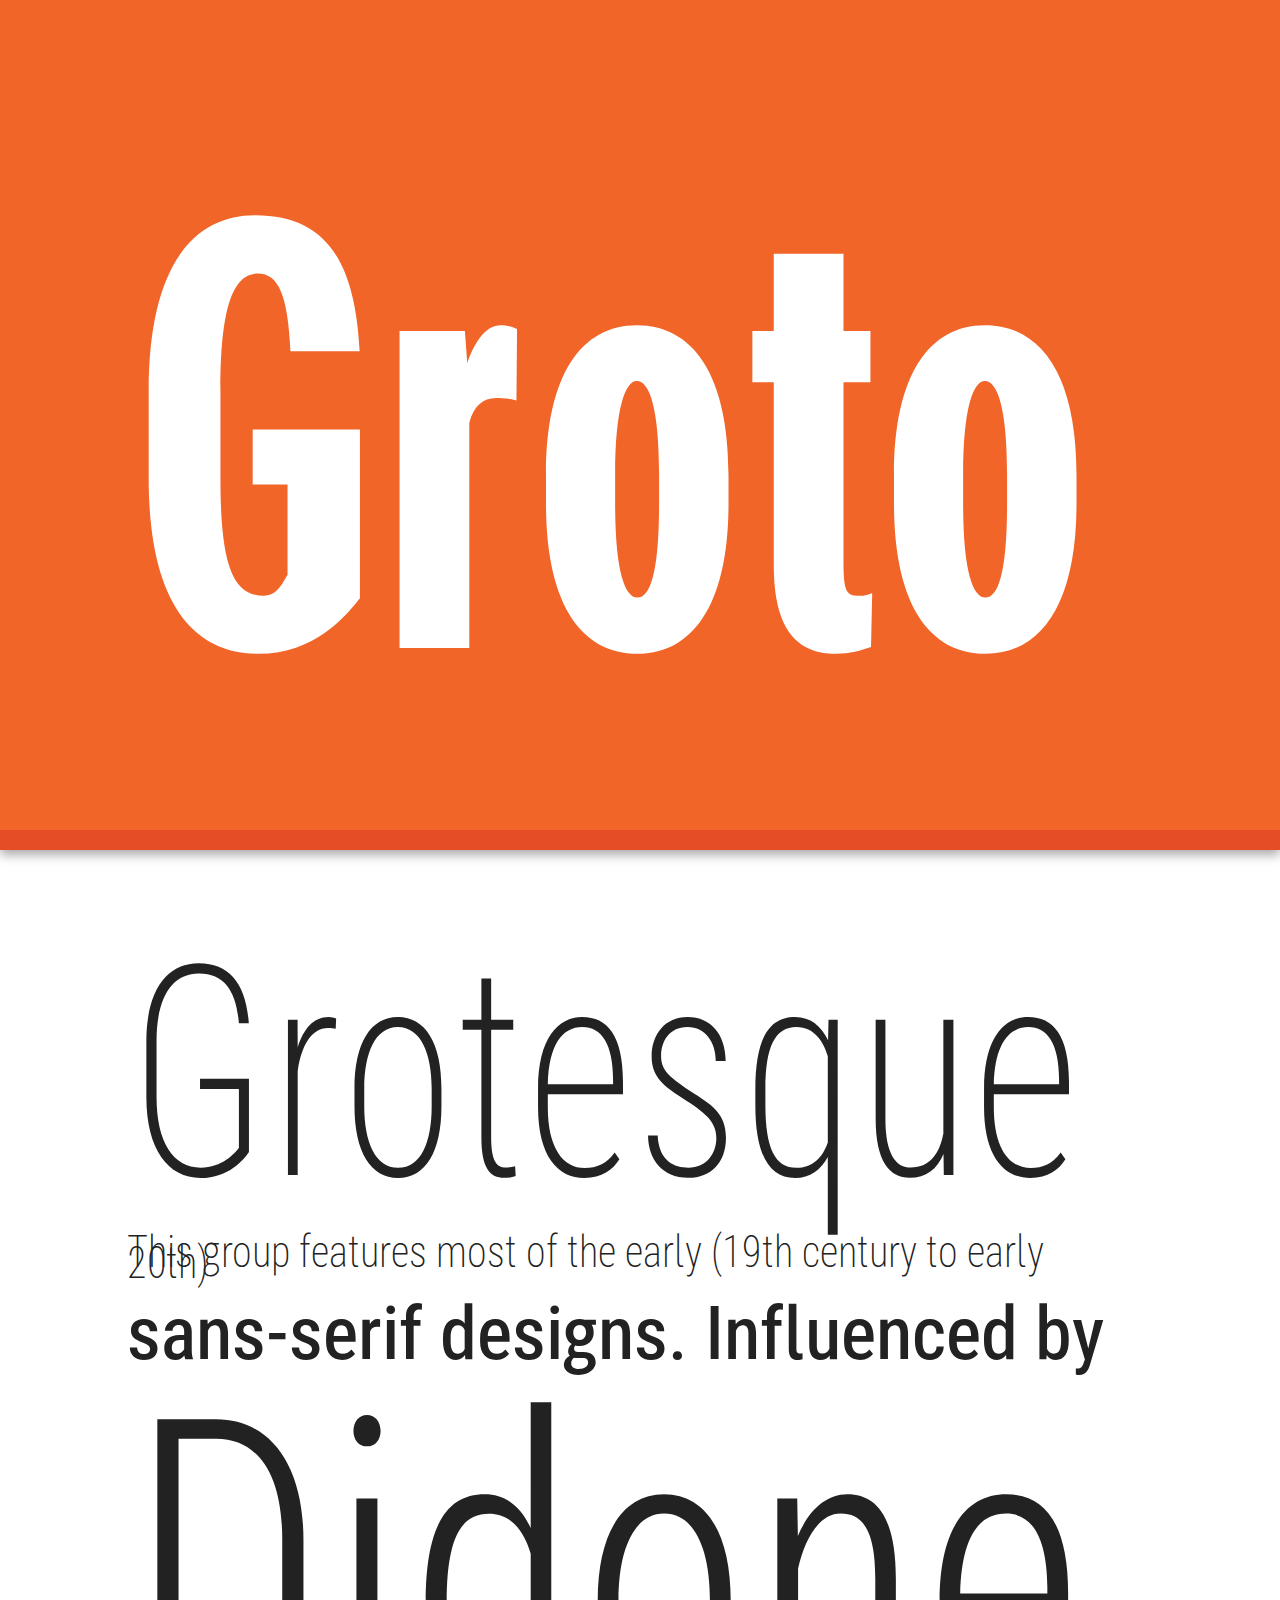
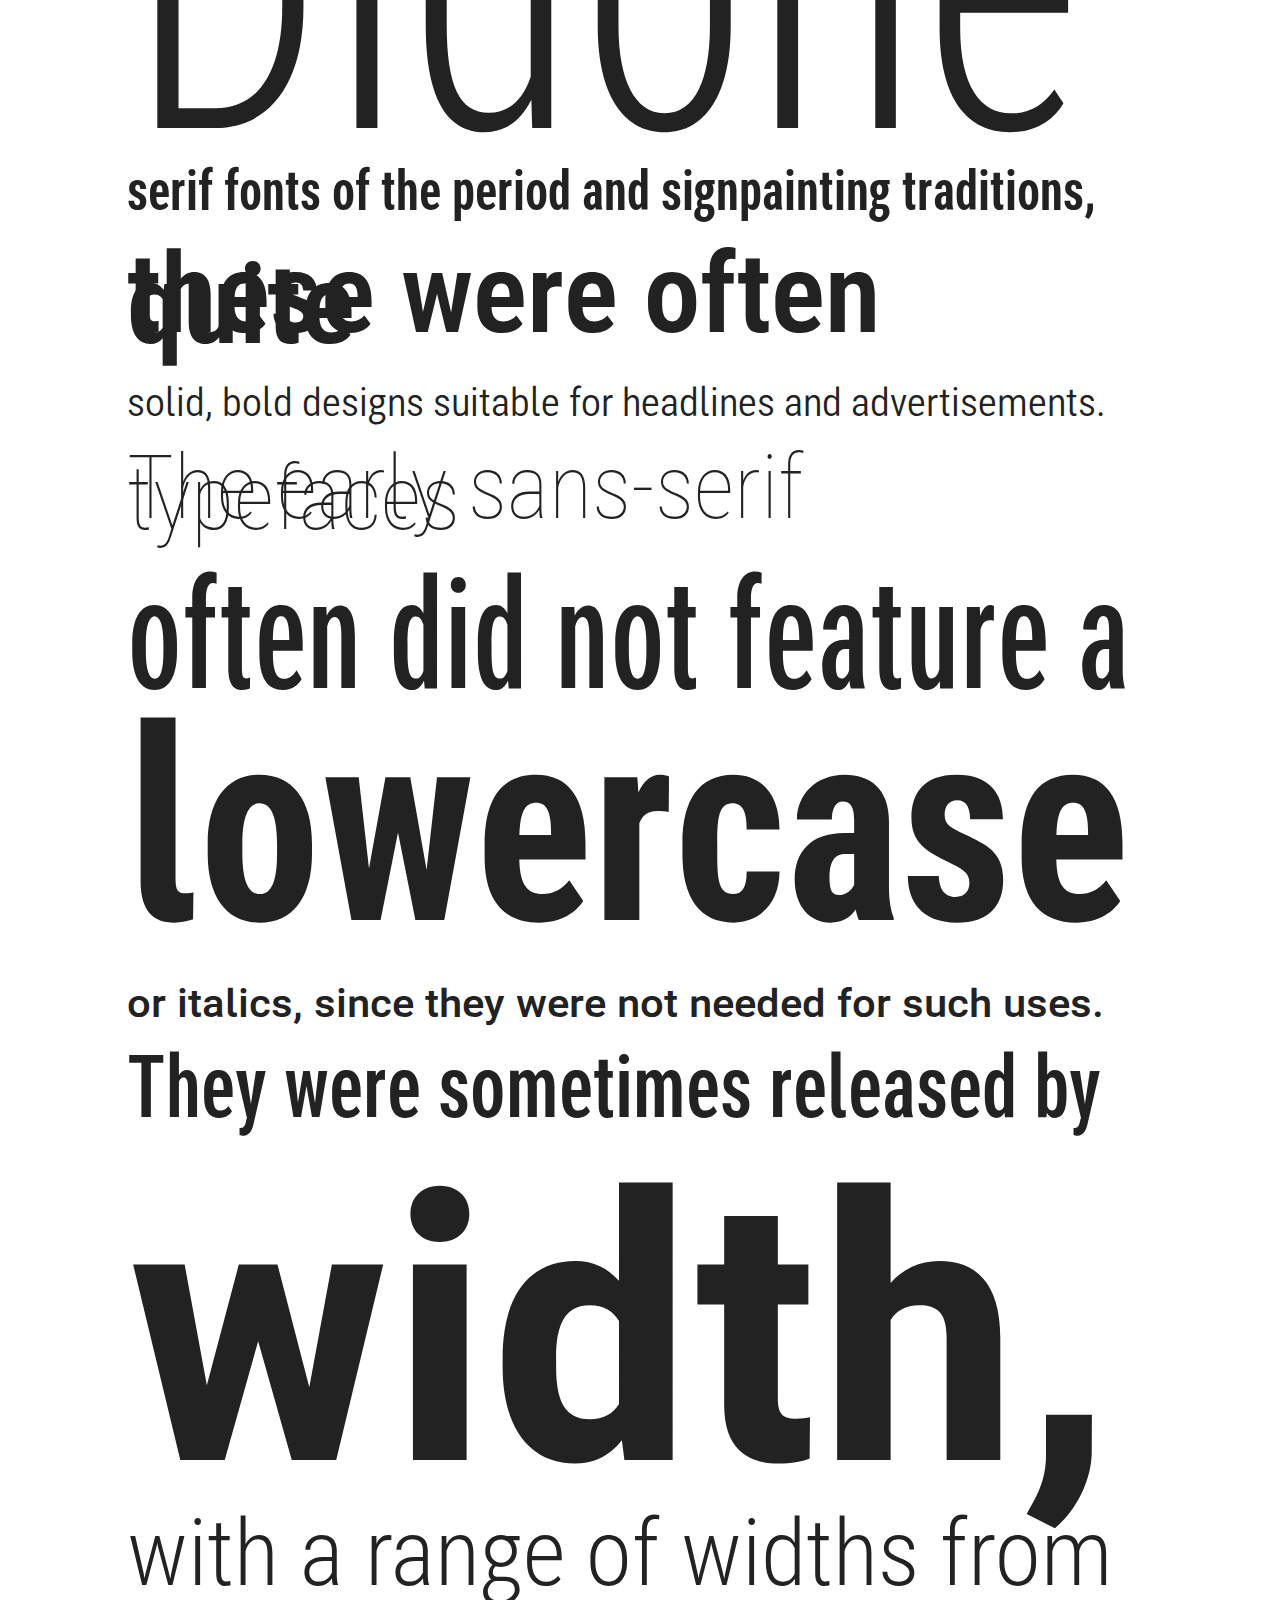
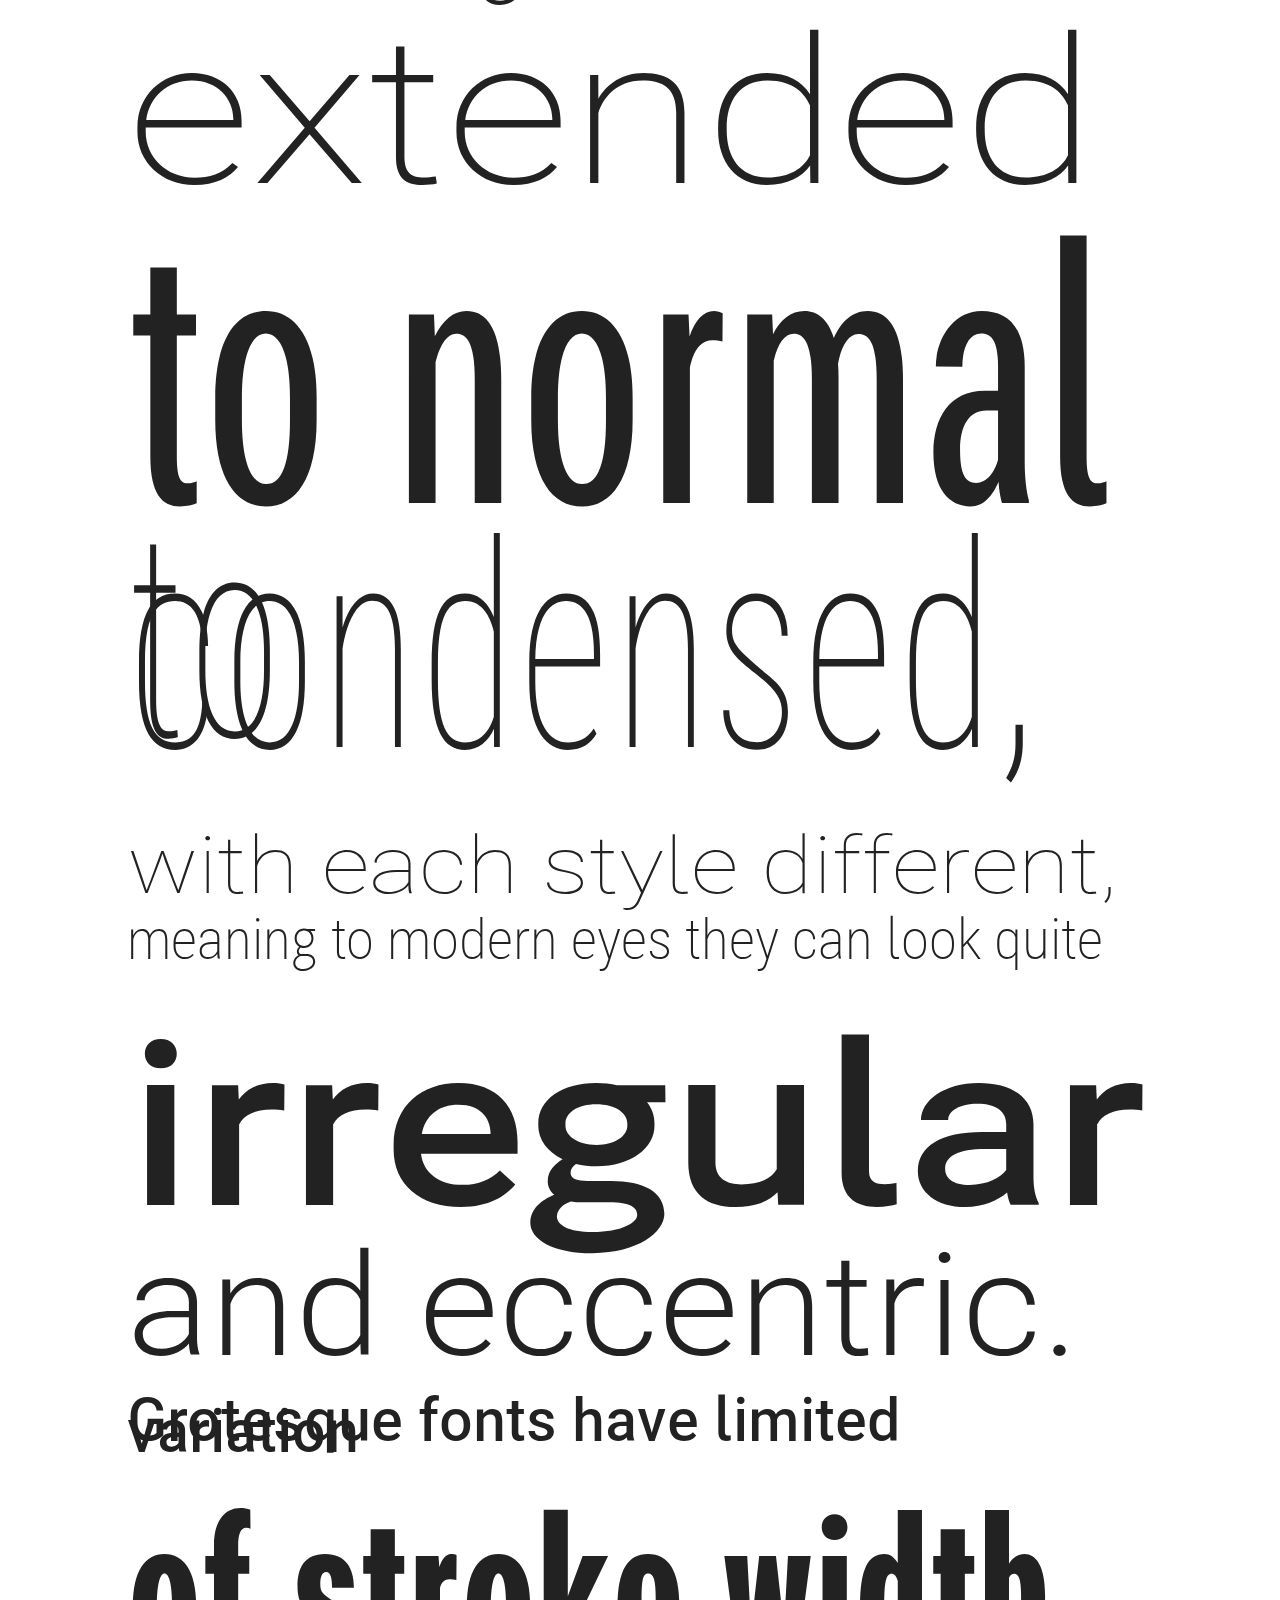
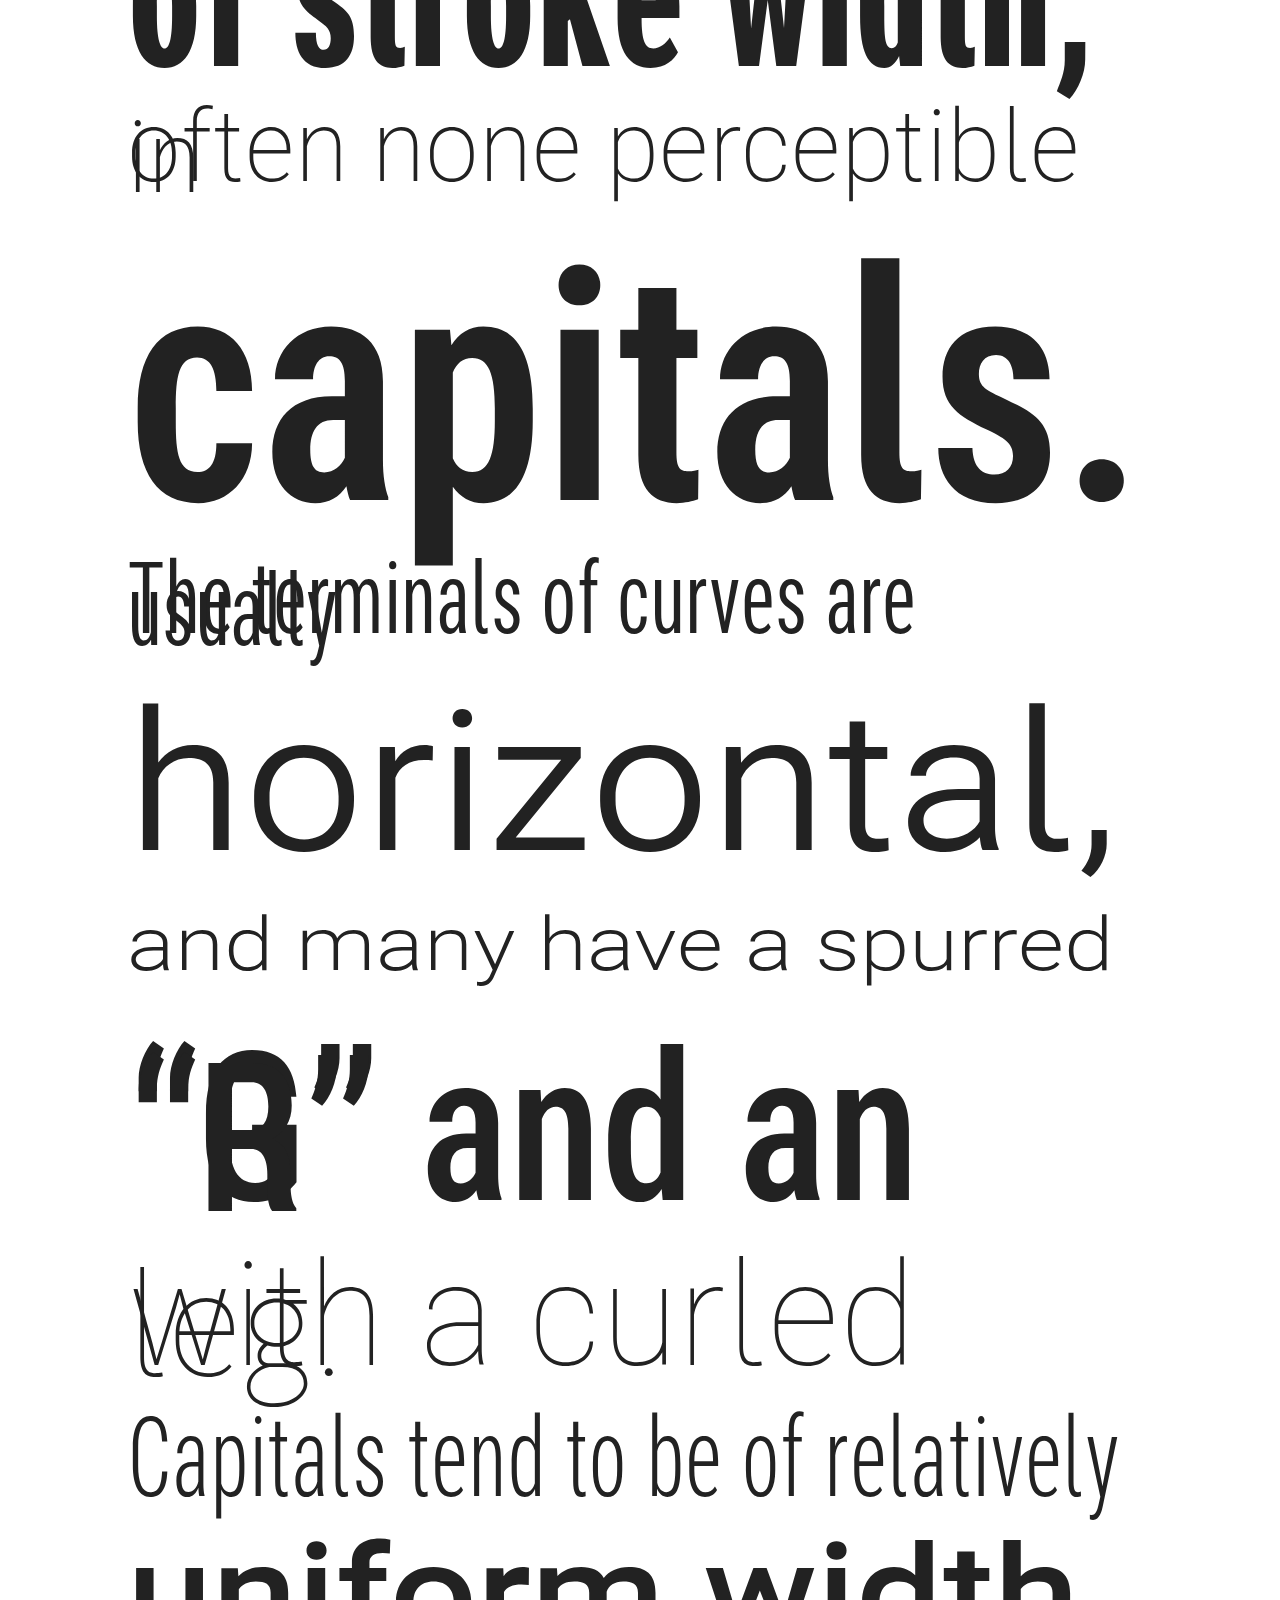
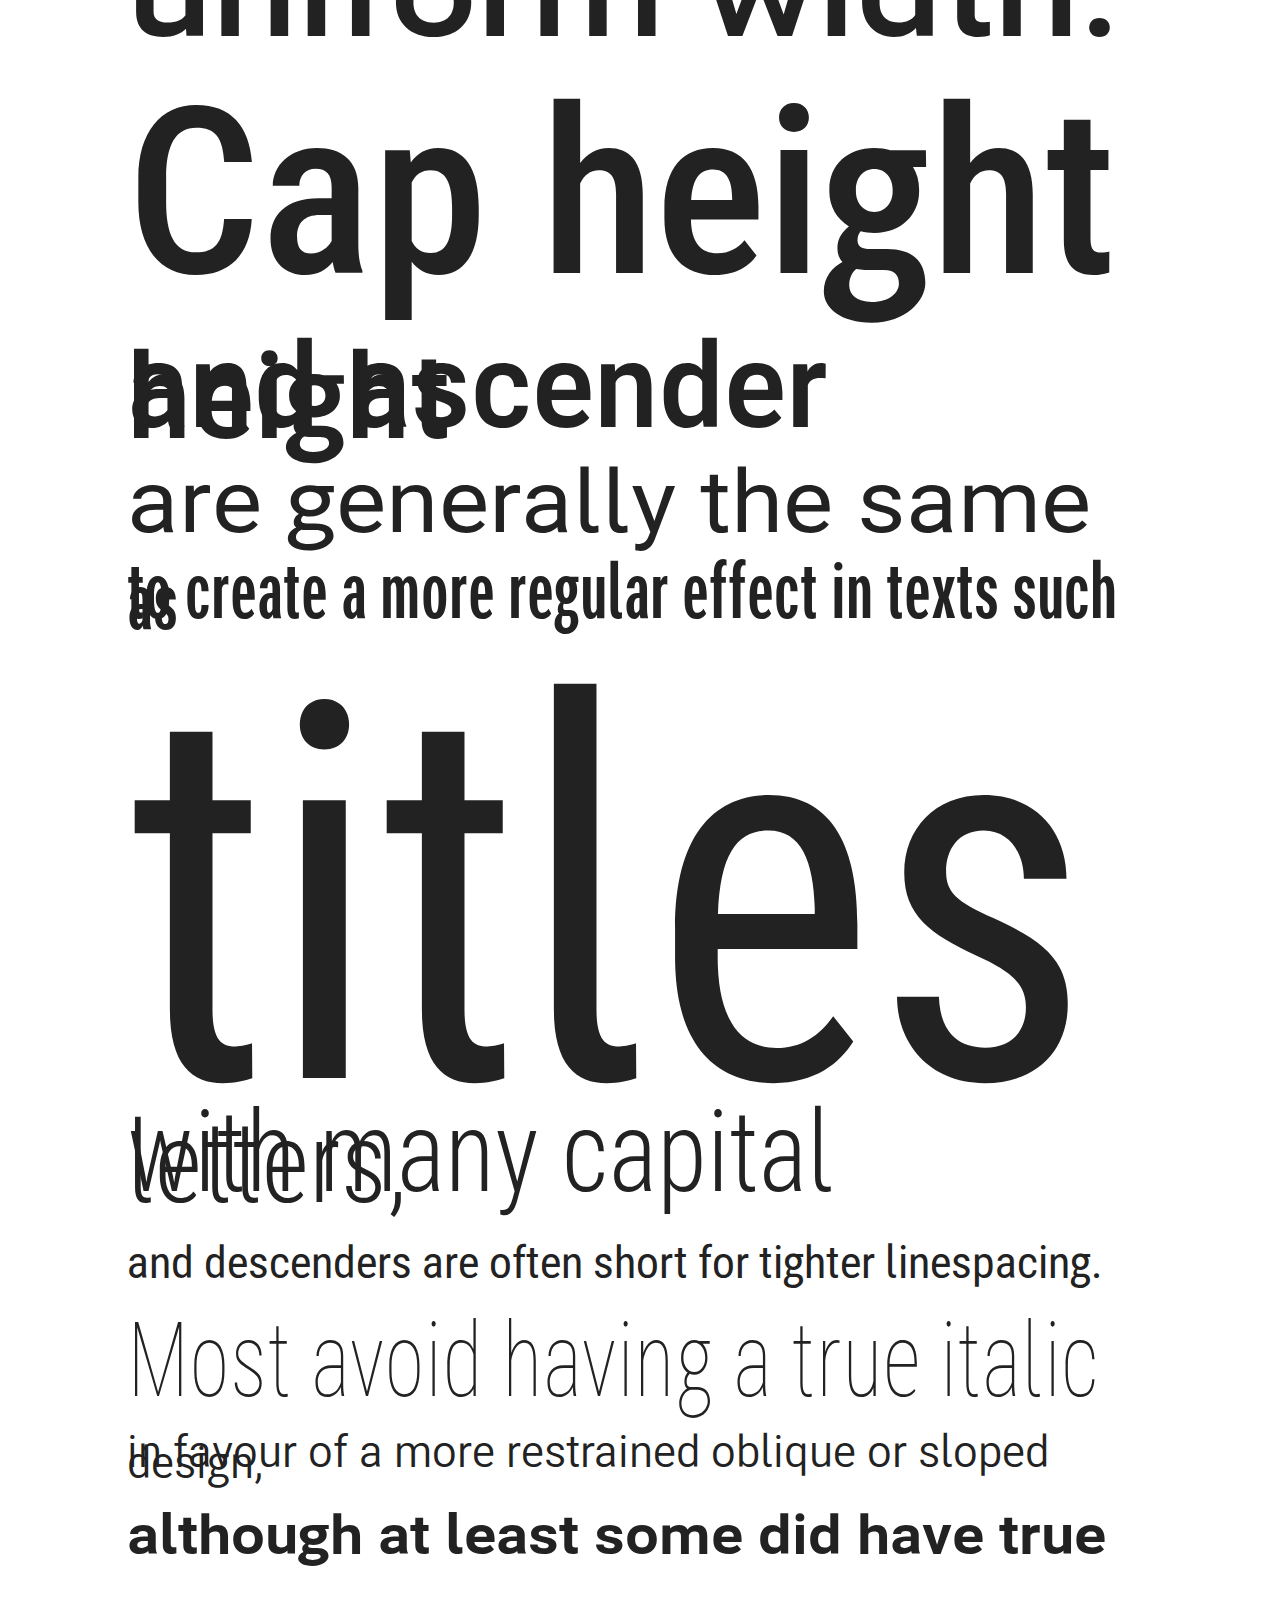
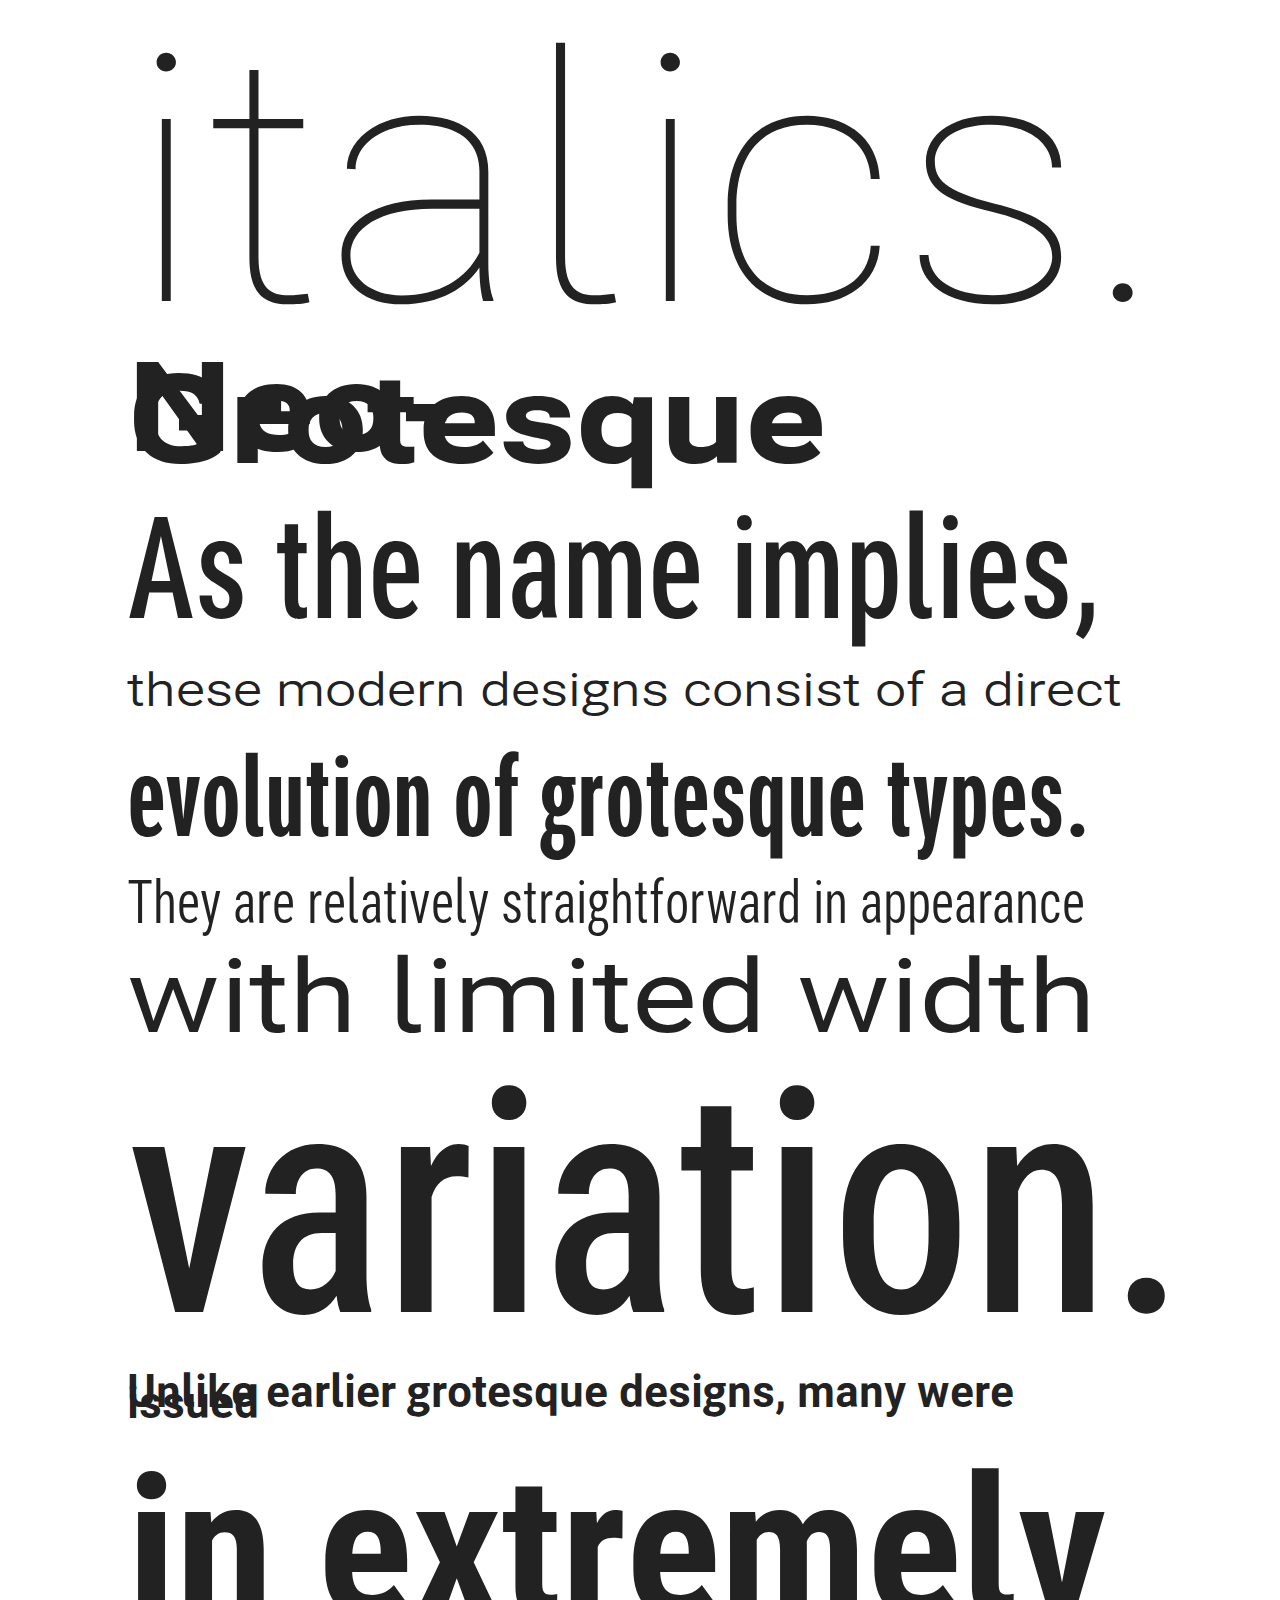
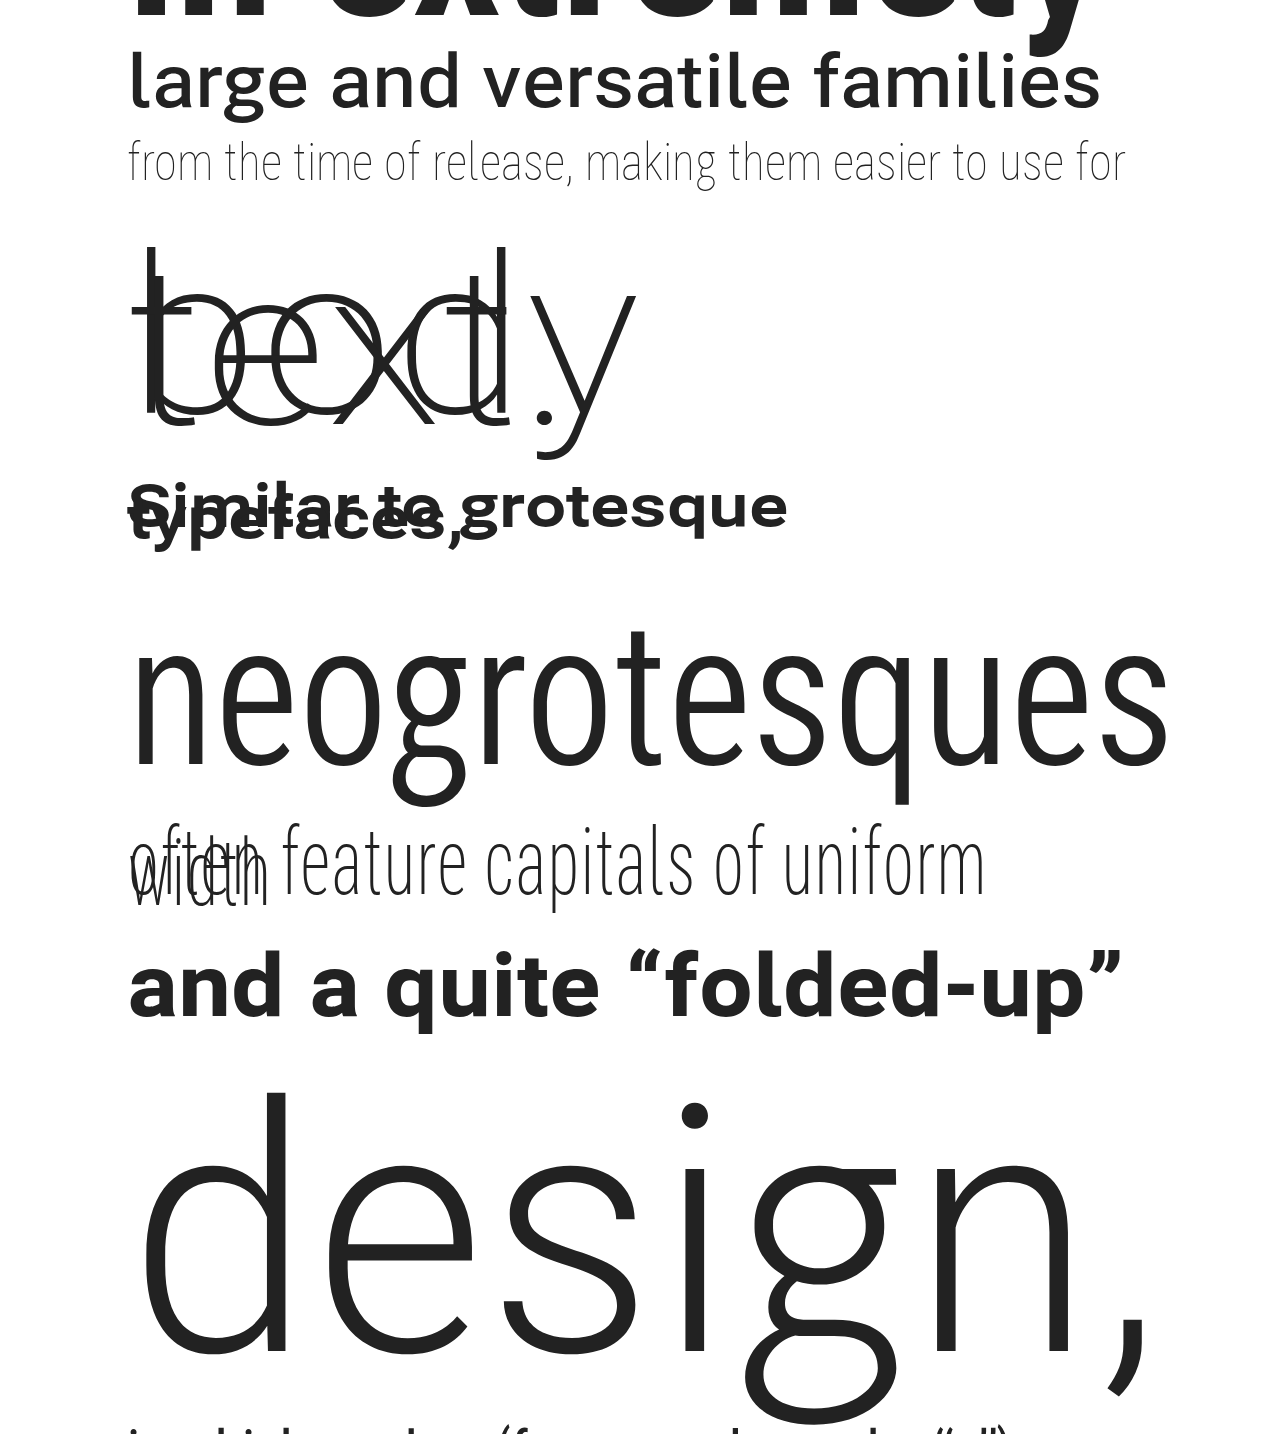
<file: WebFonts/demo/index.html>
<!doctype html>
<!--[if lt IE 7]>      <html class="no-js lt-ie9 lt-ie8 lt-ie7" lang=""> <![endif]-->
<!--[if IE 7]>         <html class="no-js lt-ie9 lt-ie8" lang=""> <![endif]-->
<!--[if IE 8]>         <html class="no-js lt-ie9" lang=""> <![endif]-->
<!--[if gt IE 8]><!-->
<html lang="en" data-ng-app="demo">
<!--<![endif]-->

<head>
    <meta charset="utf-8">
    <meta http-equiv="X-UA-Compatible" content="IE=edge,chrome=1">
    <title></title>
    <meta name="description" content="">
    <meta name="viewport" content="width=device-width, initial-scale=1">
    <link rel="apple-touch-icon" href="apple-touch-icon.png">
    <link rel="stylesheet" href="css/normalize.min.css">
    <link rel="stylesheet" href="css/fonts-gotho.css">
    <link rel="stylesheet" href="css/main.css">
    <link rel="stylesheet" href="css/custom.css">
    <script type="text/javascript" src="js/angular.min.js"></script>
    <script type="text/javascript" src="js/demo.js"></script>
    <script type="text/javascript" src="js/ng-FitText.min.js"></script>
    <script type="text/javascript" src="js/vendor/modernizr-2.8.3-respond-1.4.2.min.js"></script>
</head>

<body>
    <!--[if lt IE 8]>
            <p class="browserupgrade">You are using an <strong>outdated</strong> browser. Please <a href="http://browsehappy.com/">upgrade your browser</a> to improve your experience.</p>
        <![endif]-->
    <div class="header-container">
        <header class="wrapper clearfix">
            <h1 data-fittext class="title">Groto</h1>
        </header>
    </div>
    <div class="main-container">
        <div class="main wrapper clearfix">
            <article>
                <section>

<p class="typeshow" data-fittext style="margin: .6em 0; font-family: 'Gotho3Cd200ExLt';">Grotesque</p>
<p class="typeshow" data-fittext style="margin: .8em 0; font-family: 'Gotho4SmCd200ExLt';">This group features most of the early (19th century to early 20th)</p>
<p class="typeshow" data-fittext style="margin: .8em 0; font-family: 'Gotho5No600SmBd';">sans-serif designs. Influenced by</p>
<p class="typeshow" data-fittext style="margin: .5em 0; font-family: 'Gotho3Cd300Lt';">Didone</p>
<p class="typeshow" data-fittext style="margin: .8em 0; font-family: 'Gotho3Cd800ExBd';">serif fonts of the period and signpainting traditions,</p>
<p class="typeshow" data-fittext style="margin: .8em 0; font-family: 'Gotho5No800ExBd';">these were often quite</p>
<p class="typeshow" data-fittext style="margin: .8em 0; font-family: 'Gotho5No400Rg';">solid, bold designs suitable for headlines and advertisements.</p>
<p class="typeshow" data-fittext style="margin: .8em 0; font-family: 'Gotho5No100Th';">The early sans-serif typefaces</p>
<p class="typeshow" data-fittext style="margin: .8em 0; font-family: 'Gotho2ExCd600SmBd';">often did not feature a</p>
<p class="typeshow" data-fittext style="margin: .65em 0; font-family: 'Gotho4SmCd900Blk';">lowercase</p>
<p class="typeshow" data-fittext style="margin: .8em 0; font-family: 'Gotho7Wd700Bd';">or italics, since they were not needed for such uses.</p>
<p class="typeshow" data-fittext style="margin: .8em 0; font-family: 'Gotho3Cd700Bd';">They were sometimes released by</p>
<p class="typeshow" data-fittext style="margin: .6em 0; font-family: 'Gotho6SmWd900Blk';">width,</p>
<p class="typeshow" data-fittext style="margin: .8em 0; font-family: 'Gotho5No300Lt';">with a range of widths from</p>
<p class="typeshow" data-fittext style="margin: .7em 0; font-family: 'Gotho8ExWd200ExLt';">extended</p>
<p class="typeshow" data-fittext style="margin: .7em 0; font-family: 'Gotho2ExCd500Md';">to normal</p>
<p class="typeshow" data-fittext style="margin: .75em 0; font-family: 'Gotho2ExCd100Th';">to condensed,</p>
<p class="typeshow" data-fittext style="margin: .8em 0; font-family: 'Gotho8ExWd100Th';">with each style different,</p>
<p class="typeshow" data-fittext style="margin: .8em 0; font-family: 'Gotho5No200ExLt';">meaning to modern eyes they can look quite</p>
<p class="typeshow" data-fittext style="margin: .75em 0; font-family: 'Gotho8ExWd600SmBd';">irregular</p>
<p class="typeshow" data-fittext style="margin: .75em 0; font-family: 'Gotho7Wd300Lt';">and eccentric.</p>
<p class="typeshow" data-fittext style="margin: .8em 0; font-family: 'Gotho6SmWd600SmBd';">Grotesque fonts have limited variation</p>
<p class="typeshow" data-fittext style="margin: .7em 0; font-family: 'Gotho2ExCd900Blk';">of stroke width,</p>
<p class="typeshow" data-fittext style="margin: .8em 0; font-family: 'Gotho6SmWd200ExLt';">often none perceptible in</p>
<p class="typeshow" data-fittext style="margin: .65em 0; font-family: 'Gotho4SmCd800ExBd';">capitals.</p>
<p class="typeshow" data-fittext style="margin: .8em 0; font-family: 'Gotho2ExCd400Rg';">The terminals of curves are usually</p>
<p class="typeshow" data-fittext style="margin: .8em 0; font-family: 'Gotho7Wd400Rg';">horizontal,</p>
<p class="typeshow" data-fittext style="margin: .8em 0; font-family: 'Gotho8ExWd300Lt';">and many have a spurred</p>
<p class="typeshow" data-fittext style="margin: .8em 0; font-family: 'Gotho4SmCd700Bd';">“G” and an “R”</p>
<p class="typeshow" data-fittext style="margin: .8em 0; font-family: 'Gotho6SmWd100Th';">with a curled leg.</p>
<p class="typeshow" data-fittext style="margin: 1.1em 0; font-family: 'Gotho2ExCd300Lt';">Capitals tend to be of relatively</p>
<p class="typeshow" data-fittext style="margin: .8em 0; font-family: 'Gotho8ExWd700Bd';">uniform width.</p>
<p class="typeshow" data-fittext style="margin: .8em 0; font-family: 'Gotho5No700Bd';">Cap height</p>
<p class="typeshow" data-fittext style="margin: .8em 0; font-family: 'Gotho6SmWd700Bd';">and ascender height</p>
<p class="typeshow" data-fittext style="margin: .9em 0; font-family: 'Gotho7Wd500Md';">are generally the same</p>
<p class="typeshow" data-fittext style="margin: .8em 0; font-family: 'Gotho2ExCd700Bd';">to create a more regular effect in texts such as</p>
<p class="typeshow" data-fittext style="margin: .5em 0; font-family: 'Gotho4SmCd500Md';">titles</p>
<p class="typeshow" data-fittext style="margin: .8em 0; font-family: 'Gotho4SmCd300Lt';">with many capital letters,</p>
<p class="typeshow" data-fittext style="margin: .8em 0; font-family: 'Gotho5No500Md';">and descenders are often short for tighter linespacing.</p>
<p class="typeshow" data-fittext style="margin: .8em 0; font-family: 'Gotho3Cd100Th';">Most avoid having a true italic</p>
<p class="typeshow" data-fittext style="margin: 1.1em 0; font-family: 'Gotho6SmWd400Rg';">in favour of a more restrained oblique or sloped design,</p>
<p class="typeshow" data-fittext style="margin: 1.1em 0; font-family: 'Gotho7Wd800ExBd';">although at least some did have true</p>
<p class="typeshow" data-fittext style="margin: .65em 0; font-family: 'Gotho7Wd100Th';">italics.</p>
<p class="typeshow" data-fittext style="margin: 1.1em 0; font-family: 'Gotho8ExWd900Blk';">Neo-Grotesque</p>
<p class="typeshow" data-fittext style="margin: .8em 0; font-family: 'Gotho3Cd600SmBd';">As the name implies,</p>
<p class="typeshow" data-fittext style="margin: .8em 0; font-family: 'Gotho8ExWd400Rg';">these modern designs consist of a direct</p>
<p class="typeshow" data-fittext style="margin: .85em 0; font-family: 'Gotho2ExCd800ExBd';">evolution of grotesque types.</p>
<p class="typeshow" data-fittext style="margin: .8em 0; font-family: 'Gotho3Cd400Rg';">They are relatively straightforward in appearance</p>
<p class="typeshow" data-fittext style="margin: .8em 0; font-family: 'Gotho8ExWd500Md';">with limited width</p>
<p class="typeshow" data-fittext style="margin: .6em 0; font-family: 'Gotho4SmCd600SmBd';">variation.</p>
<p class="typeshow" data-fittext style="margin: .8em 0; font-family: 'Gotho6SmWd800ExBd';">Unlike earlier grotesque designs, many were issued</p>
<p class="typeshow" data-fittext style="margin: .65em 0; font-family: 'Gotho5No900Blk';">in extremely</p>
<p class="typeshow" data-fittext style="margin: .95em 0; font-family: 'Gotho7Wd600SmBd';">large and versatile families</p>
<p class="typeshow" data-fittext style="margin: .8em 0; font-family: 'Gotho4SmCd100Th';">from the time of release, making them easier to use for</p>
<p class="typeshow" data-fittext style="margin: .7em 0; font-family: 'Gotho7Wd200ExLt';">body text.</p>
<p class="typeshow" data-fittext style="margin: .8em 0; font-family: 'Gotho8ExWd800ExBd';">Similar to grotesque typefaces,</p>
<p class="typeshow" data-fittext style="margin: .8em 0; font-family: 'Gotho4SmCd400Rg';">neogrotesques</p>
<p class="typeshow" data-fittext style="margin: 1.1em 0; font-family: 'Gotho2ExCd200ExLt';">often feature capitals of uniform width</p>
<p class="typeshow" data-fittext style="margin: .8em 0; font-family: 'Gotho7Wd900Blk';">and a quite “folded-up”</p>
<p class="typeshow" data-fittext style="margin: .65em 0; font-family: 'Gotho6SmWd300Lt';">design,</p>
<p class="typeshow" data-fittext style="margin: .8em 0; font-family: 'Gotho3Cd500Md';">in which strokes (for example on the “c”) are</p>
<p class="typeshow" data-fittext style="margin: .75em 0; font-family: 'Gotho3Cd900Blk';">curved all the way</p>
<p class="typeshow" data-fittext style="margin: .8em 0; font-family: 'Gotho6SmWd500Md';">round to end on a perfect horizontal or vertical.</p>

                </section>
                <footer>
                    <p>Groto a font family with 7 widths and 9 weights developed by Adam Twardoch, based on Roboto by Christian Robertson. The text on this sample is from the “Sans-serif” article on Wikipedia.</p>
                </footer>
            </article>
        </div>
        <!-- #main -->
    </div>
    <!-- #main-container -->
    <div class="footer-container">
        <footer class="wrapper">
            <h3>footer</h3>
        </footer>
    </div>
    <script src="js/main.js"></script>
    <!-- Google Analytics: change UA-XXXXX-X to be your site's ID. -->
    <script>
    (function(b, o, i, l, e, r) {
        b.GoogleAnalyticsObject = l;
        b[l] || (b[l] =
            function() {
                (b[l].q = b[l].q || []).push(arguments)
            });
        b[l].l = +new Date;
        e = o.createElement(i);
        r = o.getElementsByTagName(i)[0];
        e.src = '//www.google-analytics.com/analytics.js';
        r.parentNode.insertBefore(e, r)
    }(window, document, 'script', 'ga'));
    ga('create', 'UA-XXXXX-X', 'auto');
    ga('send', 'pageview');
    </script>
</body>

</html>
</file>
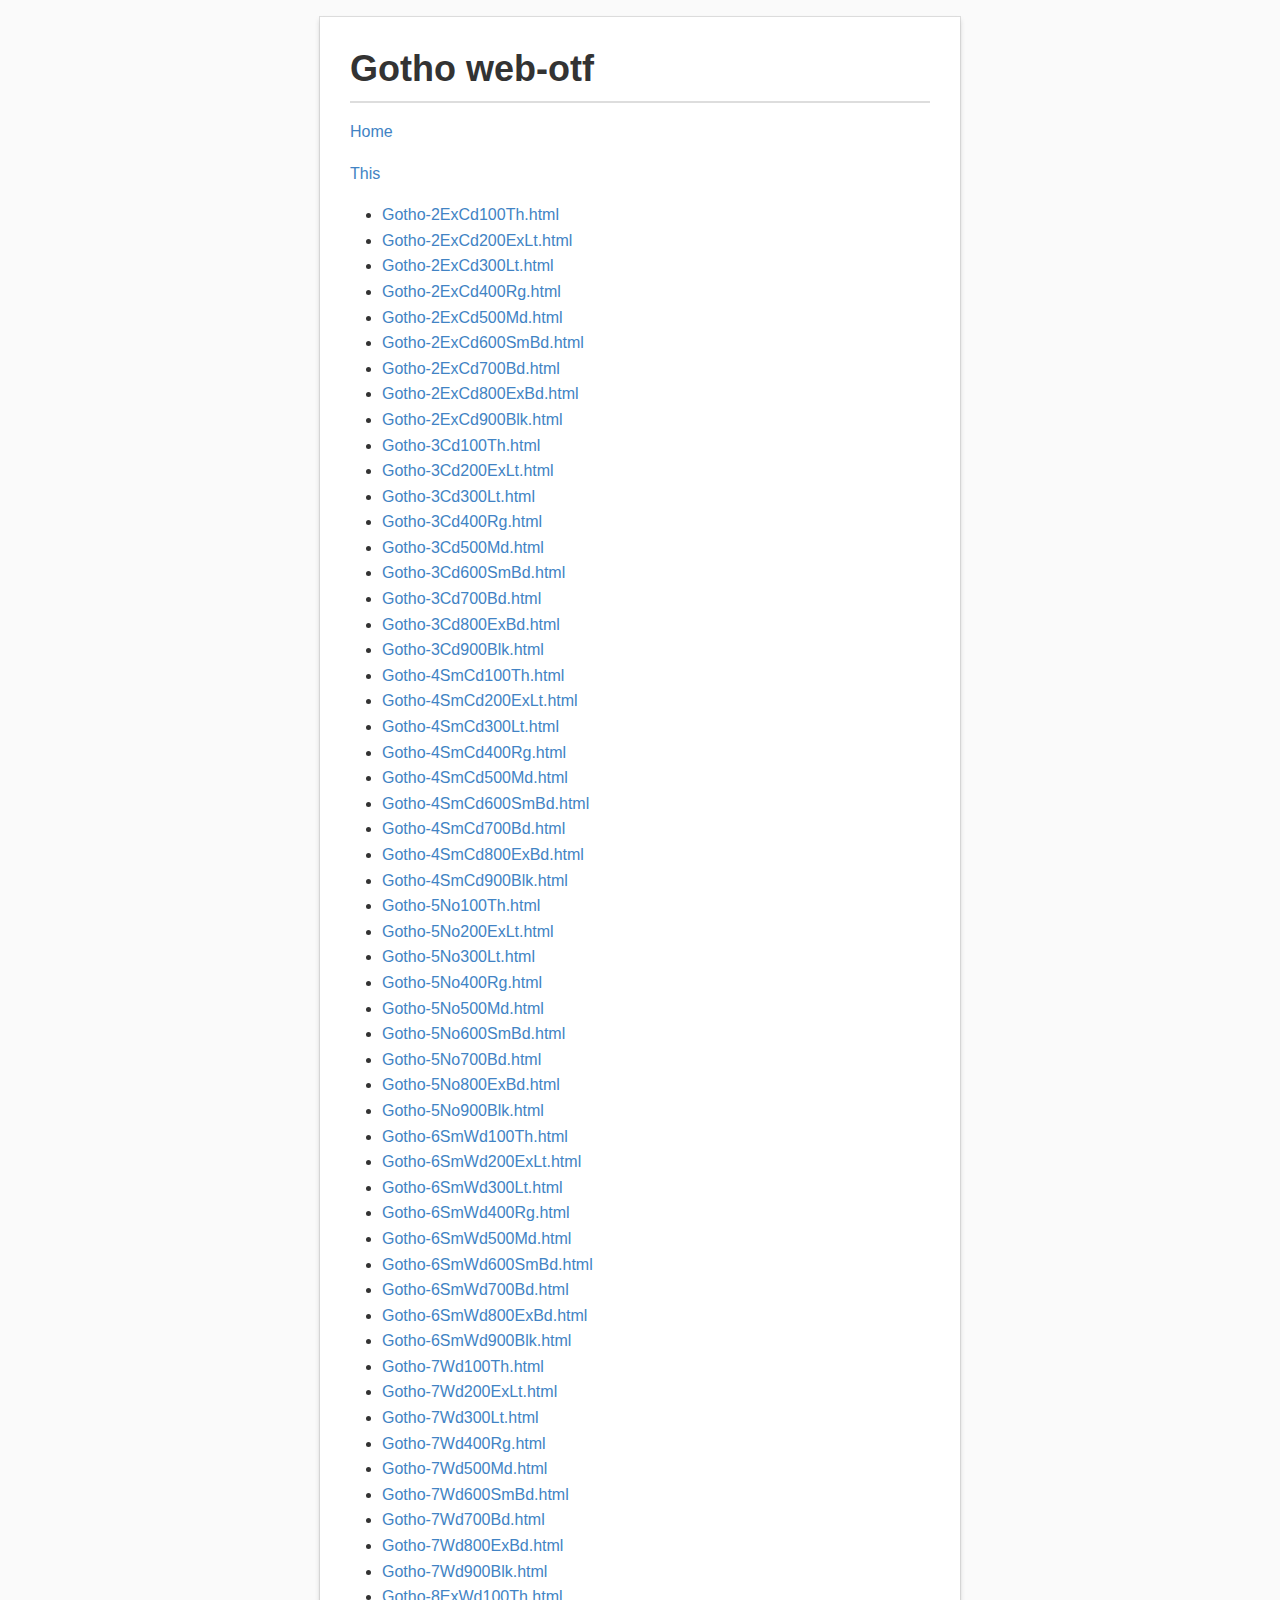
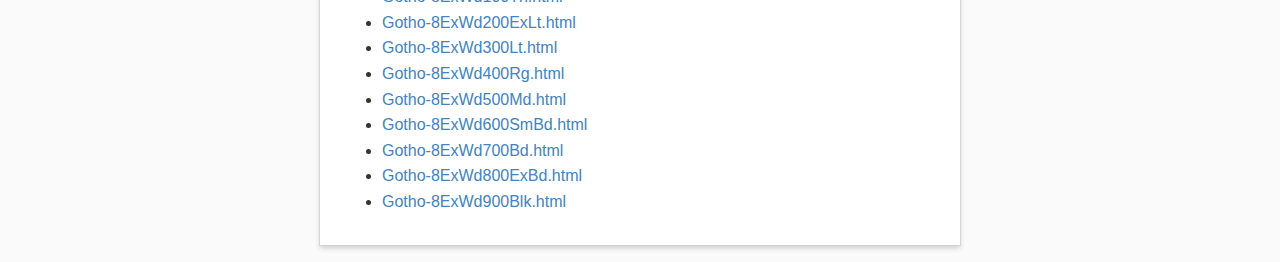
<file: WebFonts/web-otf/index.html>
<!DOCTYPE html>
<html>
<head>
<meta charset="utf-8">
<style>
body {
  width: 40em;
  border: 1px solid #ddd;
  background-color: #fafafa;
  margin: 16px auto;
}

body .markdown-body {
  padding: 30px;
  -moz-box-shadow: 0px 3px 5px #CCCCCC;
  -webkit-box-shadow: 0px 3px 5px #CCCCCC;
  box-shadow: 0px 3px 5px #CCCCCC;
}

@media screen and (max-width: 768px) {
  body {
    width: 100%;
    border: none;
    background-color: #ffffff;
  }

  body .markdown-body {
    -moz-box-shadow: none;
    -webkit-box-shadow: none;
    box-shadow: none;
  }
}

@media print {
  body {
    width: 100%;
    border: 0;
    background-color: white;
  }
  body .markdown-body {
    -moz-box-shadow: none;
    -webkit-box-shadow: none;
    box-shadow: none;
  }
}
</style>
<style>
/* Fonts */
@font-face {
  font-family: fontawesome-mini;
  src: url([data-uri]) format('woff');
}

/* General Markdown Body */
.markdown-body {
  -ms-text-size-adjust: 100%;
  -webkit-text-size-adjust: 100%;
  background-color: #fff;
  color: #333333;
  overflow: hidden;
  font-family: "Helvetica Neue", Helvetica, "Segoe UI", Arial, freesans, sans-serif;
  font-size: 16px;
  line-height: 1.6;
  word-wrap: break-word;
}

.markdown-body .toctitle {
  position: relative;
  margin-top: 1em;
  margin-bottom: 16px;
  font-weight: bold;
  line-height: 1.4;
  font-size: 1.75em;
}

.markdown-body * {
  -moz-box-sizing: border-box;
  box-sizing: border-box;
}

/* Headers */
.markdown-body h1,
.markdown-body h2,
.markdown-body h3,
.markdown-body h4,
.markdown-body h5,
.markdown-body h6 {
  position: relative;
  margin-top: 1em;
  margin-bottom: 16px;
  font-weight: bold;
  line-height: 1.4;
}

.markdown-body h1 {
  padding-bottom: 0.3em;
  font-size: 2.25em;
  line-height: 1.2;
  border-bottom: 2px solid #ddd;
}

.markdown-body h2 {
  padding-bottom: 0.3em;
  font-size: 2.0em;
  line-height: 1.2;
  border-bottom: 1px solid #eee;
}

.markdown-body h3 {
  font-size: 1.75em;
}

.markdown-body h4 {
  font-size: 1.5em;
  line-height: 1.43;
}

.markdown-body h5 {
  font-size: 1.25em;
}

.markdown-body h6 {
  font-size: 1em;
}

/* Header Rows */
.markdown-body hr {
  height: 1px;
  margin: 2em 8em 4em 8em;
  text-align: center;
  border-color: #ededed;
  border-width: 0;
  color: #dddddd;
  border-style: dotted;
}

.markdown-body hr:after {
  content: "\00a0\2022\2022\2022";
  font-size: 1.25em;
  letter-spacing: 2em;
  white-space: nowrap;
}

/* Links */
.markdown-body a {
  background: transparent;
}

.markdown-body a[download]:after {
  font: normal normal 16px fontawesome-mini;
  -moz-osx-font-smoothing: grayscale;
  -webkit-user-select: none;
  -moz-user-select: none;
  -ms-user-select: none;
  user-select: none;
  line-height: 1.5;
  content: '\f019';
  padding-left: .1em;
}

.markdown-body a:active,
.markdown-body a:hover {
  outline: 0;
}

.markdown-body a,
.markdown-body a code {
  color: #4183c4;
  text-decoration: none;
  transition: color ease 0.3s;
}

.markdown-body a:hover,
.markdown-body a:focus,
.markdown-body a:active,
.markdown-body a:hover code,
.markdown-body a:focus code,
.markdown-body a:active code {
  color: #41a4c4;
}

.markdown-body sub,
.markdown-body sup {
  font-size: 75%;
  line-height: 0;
  position: relative;
  vertical-align: baseline;
}

.markdown-body sup {
  top: -0.5em;
}

.markdown-body sub {
  bottom: -0.25em;
}

.markdown-body abbr {
  cursor: help;
  border-bottom: 1px dotted #333;
}

/* General Inline */
.markdown-body b,
.markdown-body strong {
  font-weight: bold;
}

.markdown-body mark {
  background: #fef56f;
  padding: 0;
  padding-top: 0.2em;
  padding-bottom: 0.2em;
  margin: 0;
  -webkit-border-radius: 3px;
  -moz-border-radius: 3px;
  border-radius: 3px;
}

.markdown-body mark:before,
.markdown-body mark:after {
  font-family: Consolas, "Liberation Mono", Menlo, Courier, monospace;
  font-size: 85%;
  letter-spacing: -0.2em;
  content: "\00a0";
}

.markdown-body cite {
  font-style: italic;
}

/* Lists */
.markdown-body ul,
.markdown-body ol {
  padding: 0;
  margin-top: 0;
  margin-bottom: 0;
}

.markdown-body ul {
  display: block;
  list-style-type: disc;
}

.markdown-body ol {
  display: block;
  list-style-type: decimal;
}

.markdown-body ol ol,
.markdown-body ul ol {
  list-style-type: lower-roman;
}

.markdown-body ul ul,
.markdown-body ol ul {
  list-style-type: circle;
}

.markdown-body ul ul ol,
.markdown-body ul ol ol,
.markdown-body ol ul ol,
.markdown-body ol ol ol {
  list-style-type: lower-alpha;
}

.markdown-body ol ol ul,
.markdown-body ol ul ul,
.markdown-body ul ol ul,
.markdown-body ul ul ul {
  list-style-type: square;
}

.markdown-body ul,
.markdown-body ol {
  padding-left: 2em;
}

.markdown-body ul ul,
.markdown-body ul ol,
.markdown-body ol ol,
.markdown-body ol ul {
  margin-top: 0;
  margin-bottom: 0;
}

.markdown-body li>p {
  margin-top: 16px;
}

.markdown-body .task-list-item {
  list-style-type: none;
}

.markdown-body .task-list-item input {
  margin: 0 4px 0.25em -20px;
  vertical-align: middle;
}

.markdown-body dl {
  padding: 0;
}

.markdown-body dd {
  margin-left: 0;
}

.markdown-body dl dt {
  padding: 0;
  margin-top: 16px;
  font-size: 1em;
  font-style: italic;
  font-weight: bold;
}

.markdown-body dl dd {
  padding: 0 16px;
  margin-bottom: 16px;
}

/* Tables */
.markdown-body table {
  display: block;
  width: 100%;
  overflow: auto;
  border-collapse: separate;
  border-spacing: 0;
  word-break: normal;
  word-break: keep-all;
  -moz-border-radius:3px;
  -webkit-border-radius:3px;
  border-radius:3px;
}

.markdown-body table th,
.markdown-body table td {
  padding: 6px 13px;
}

.markdown-body table th {
  border-top: 1px solid #e0e0e0;
  background: #ededed;
}

.markdown-body table thead tr:last-child th {
  border-bottom:1px solid #e0e0e0;
}

.markdown-body table tr:first-child>th:first-child {
  -moz-border-radius-topleft:3px;
  -webkit-border-top-left-radius:3px;
  border-top-left-radius:3px;
}

.markdown-body table tr:first-child>th:last-child {
  -moz-border-radius-topright:3px;
  -webkit-border-top-right-radius:3px;
  border-top-right-radius:3px;
}

.markdown-body table tr>th:first-child {
  border-left: 1px solid #e0e0e0;
}

.markdown-body table tr>th:last-child {
  border-right: 1px solid #e0e0e0;
}

.markdown-body table td:last-child {
  border-right: 1px solid #e0e0e0;
}

.markdown-body table td {
  border-top: 1px solid #ffffff;
  border-bottom:1px solid #e0e0e0;
  border-left: 1px solid #e0e0e0;
  background: #fafafa;
}

.markdown-body table tr:nth-child(2n)>td {
  background: #ffffff;
}

.markdown-body table tr:last-child>td:first-child {
  -moz-border-radius-bottomleft:3px;
  -webkit-border-bottom-left-radius:3px;
  border-bottom-left-radius:3px;
}

.markdown-body table tr:last-child>td:last-child {
  -moz-border-radius-bottomright:3px;
  -webkit-border-bottom-right-radius:3px;
  border-bottom-right-radius:3px;
}

/* Codehilite table */
.markdown-body .highlighttable {
  border: 0;
  border-spacing: 0;
  border: 1px solid #e0e0e0;
  border-left: 6px solid #e0e0e0;
}

.markdown-body .highlighttable tr {
  border: 0;
}

.markdown-body .highlighttable pre,
.markdown-body div.highlight {
  margin: 0;
}

.markdown-body .linenos,
.markdown-body .code,
.markdown-body .highlighttable td {
  border: 0;
  padding: 0;
}

.markdown-body .highlighttable div.highlight {
  border-radius: 0 !important;
  margin-bottom: 0 !important;
}

.markdown-body td:not(.linenos) .linenodiv {
  padding: 0 !important;
}

.markdown-body .code {
  width: 100%;
}

.markdown-body .linenos div pre,
.markdown-body .linenodiv pre,
.markdown-body .linenodiv {
  border: 0;
  -webkit-border-radius: 0;
  -moz-border-radius: 0;
  border-radius: 0;
  -webkit-border-top-left-radius: 3px;
  -webkit-border-bottom-left-radius: 3px;
  -moz-border-radius-topleft: 3px;
  -moz-border-radius-bottomleft: 3px;
  border-top-left-radius: 3px;
  border-bottom-left-radius: 3px;
}

.markdown-body .linenodiv {
  border-right: 1px solid #e0e0e0;
}

.markdown-body .code div pre,
.markdown-body .code div {
  border: 0;
  -webkit-border-radius: 0;
  -moz-border-radius: 0;
  border-radius: 0;
  -webkit-border-top-right-radius: 3px;
  -webkit-border-bottom-right-radius: 3px;
  -moz-border-radius-topright: 3px;
  -moz-border-radius-bottomright: 3px;
  border-top-right-radius: 3px;
  border-bottom-right-radius: 3px;
}

/* Images */
.markdown-body img {
  border: 0;
  max-width: 100%;
  -moz-box-sizing: border-box;
  box-sizing: border-box;
}

/* Block Quotes */
.markdown-body blockquote {
  margin: 0 2em;
  color: #777;
  font-style: italic;
  position: relative;
  padding: 10px 35px;
  display: block;
  border-top: 1px solid #e0e0e0;
  border-bottom: 1px solid #e0e0e0;
}

.markdown-body blockquote>:first-child {
  margin-top: 0;
}

.markdown-body blockquote>:last-child {
  margin-bottom: 0;
}

/*.markdown-body blockquote::before {*/
.markdown-body blockquote::before,
.markdown-body blockquote::after {
  font: normal normal 16px fontawesome-mini;
  -moz-osx-font-smoothing: grayscale;
  -webkit-user-select: none;
  -moz-user-select: none;
  -ms-user-select: none;
  font-style: italic;
  user-select: none;
  line-height: 1.5;
  color: #ddd;
  position: absolute;
}

.markdown-body blockquote::before {
  content: "\f10d\00a0";
  padding-top: 10px;
  padding-left: 10px;
  left: 0;
  top: 0;
}

.markdown-body blockquote::after {
  padding-right: 10px;
  padding-bottom: 10px;
  content: "\00a0\f10e";
  right: 0;
  bottom: 0;
}

/* Text Blocks */
.markdown-body code,
.markdown-body kbd,
.markdown-body pre,
.markdown-body samp {
  font-family: Consolas, "Liberation Mono", Menlo, Courier, monospace;
  font-size: 12px;
}

.markdown-body pre {
  overflow: auto;
  margin-top: 0;
  margin-bottom: 0;
}

.markdown-body kbd {
  padding: .1em .6em;
  border: 1px solid #ccc;
  background-color: #f6f6f6;
  color: #333;
  -moz-box-shadow: 0 1px 0 rgba(0,0,0,0.2),0 0 0 2px #fff inset;
  -webkit-box-shadow: 0 1px 0 rgba(0,0,0,0.2),0 0 0 2px #fff inset;
  box-shadow: 0 1px 0 rgba(0,0,0,0.2),0 0 0 2px #fff inset;
  -webkit-border-radius: 3px;
  -moz-border-radius: 3px;
  border-radius: 3px;
  display: inline-block;
  margin: 0 .1em;
  text-shadow: 0 1px 0 #fff;
}

.markdown-body code,
.markdown-body table code,
.markdown-body samp {
  padding: 0;
  padding-top: 0.2em;
  padding-bottom: 0.2em;
  margin: 0;
  font-size: 85%;
  color: #4d4d4c;
  background-color: #fcfcfc;
  border: 1px solid #e0e0e0;
  /*background-color: rgba(0, 0, 0, 0.016);*/
  /*border: 1px solid rgba(0, 0, 0, .1);*/
  -webkit-border-radius: 3px;
  -moz-border-radius: 3px;
  border-radius: 3px;
}

.markdown-body code:before,
.markdown-body code:after,
.markdown-body table code:before,
.markdown-body table code:after,
.markdown-body samp:before,
.markdown-body samp:after {
  letter-spacing: -0.2em;
  content: "\00a0";
}

.markdown-body pre>code {
  padding: 0;
  margin: 0;
  font-size: 100%;
  word-break: normal;
  white-space: pre;
  background: transparent;
  border: 0;
}

.markdown-body .highlight {
  margin-bottom: 16px;
}

.markdown-body .highlight pre,
.markdown-body pre {
  padding: 13px 13px 13px 13px;
  overflow: auto;
  font-size: 85%;
  line-height: 1.45;
  -webkit-border-radius: 3px;
  -moz-border-radius: 3px;
  border-radius: 3px;
  background-color: #fcfcfc;
  border: 1px solid #e0e0e0;
  border-left: 6px solid #e0e0e0;
}

.markdown-body div.highlight {
   border-radius: 3px;
}

.markdown-body .highlight pre {
  margin-bottom: 0;
  word-break: normal;
}

.markdown-body pre {
  word-wrap: normal;
}

.markdown-body pre code {
  display: inline;
  max-width: initial;
  padding: 0;
  margin: 0;
  overflow: initial;
  line-height: inherit;
  word-wrap: normal;
  background-color: transparent;
  border: 0;
}

.markdown-body pre code:before,
.markdown-body pre code:after {
  content: normal;
}

.markdown-body code.highlight {
  display: inline !important;
}

.markdown-body .highlight .hll {
  padding: .3em 0;
}

.markdown-body .uml-sequence-diagram,
.markdown-body .uml-flowchart {
  width: 100%;
  overflow: auto;
}

/* Header Anchors */
.markdown-body .headeranchor-link {
  position: absolute;
  top: 0;
  bottom: 0;
  left: 0;
  display: block;
  padding-right: 6px;
  padding-left: 30px;
  margin-left: -30px;
}

.markdown-body .headeranchor-link:focus {
  outline: none;
}

.markdown-body h1 .headeranchor,
.markdown-body h2 .headeranchor,
.markdown-body h3 .headeranchor,
.markdown-body h4 .headeranchor,
.markdown-body h5 .headeranchor,
.markdown-body h6 .headeranchor {
  display: none;
  color: #000;
  vertical-align: middle;
}

.markdown-body h1:hover .headeranchor-link,
.markdown-body h2:hover .headeranchor-link,
.markdown-body h3:hover .headeranchor-link,
.markdown-body h4:hover .headeranchor-link,
.markdown-body h5:hover .headeranchor-link,
.markdown-body h6:hover .headeranchor-link {
  height: 1em;
  padding-left: 8px;
  margin-left: -30px;
  line-height: 1;
  text-decoration: none;
}

.markdown-body h1:hover .headeranchor-link .headeranchor,
.markdown-body h2:hover .headeranchor-link .headeranchor,
.markdown-body h3:hover .headeranchor-link .headeranchor,
.markdown-body h4:hover .headeranchor-link .headeranchor,
.markdown-body h5:hover .headeranchor-link .headeranchor,
.markdown-body h6:hover .headeranchor-link .headeranchor {
  display: inline-block;
}

.markdown-body .headeranchor {
  font: normal normal 16px fontawesome-mini;
  line-height: 1;
  display: inline-block;
  text-decoration: none;
  -webkit-font-smoothing: antialiased;
  -moz-osx-font-smoothing: grayscale;
  -webkit-user-select: none;
  -moz-user-select: none;
  -ms-user-select: none;
  user-select: none;
}

.headeranchor:before {
  content: '\f0c1';
}

/* Admonition */
.markdown-body .admonition {
  -webkit-border-radius: 3px;
  -moz-border-radius: 3px;
  position: relative;
  border-radius: 3px;
  border: 1px solid #e0e0e0;
  border-left: 6px solid #333;
  padding: 10px 10px 10px 30px;
}

.markdown-body .admonition table {
  color: #333;
}

.markdown-body .admonition p {
  padding: 0;
}

.markdown-body .admonition-title {
  font-weight: bold;
  margin: 0;
}

.markdown-body .admonition>.admonition-title {
  color: #333;
}

.markdown-body .attention>.admonition-title {
  color: #a6d796;
}

.markdown-body .caution>.admonition-title {
  color: #d7a796;
}

.markdown-body .hint>.admonition-title {
  color: #96c6d7;
}

.markdown-body .danger>.admonition-title {
  color: #c25f77;
}

.markdown-body .question>.admonition-title {
  color: #96a6d7;
}

.markdown-body .note>.admonition-title {
  color: #d7c896;
}

.markdown-body .admonition:before,
.markdown-body .attention:before,
.markdown-body .caution:before,
.markdown-body .hint:before,
.markdown-body .danger:before,
.markdown-body .question:before,
.markdown-body .note:before {
  font: normal normal 16px fontawesome-mini;
  -moz-osx-font-smoothing: grayscale;
  -webkit-user-select: none;
  -moz-user-select: none;
  -ms-user-select: none;
  user-select: none;
  line-height: 1.5;
  color: #333;
  position: absolute;
  left: 0;
  top: 0;
  padding-top: 10px;
  padding-left: 10px;
}

.markdown-body .admonition:before {
  content: "\f056\00a0";
  color: #333;
}

.markdown-body .attention:before {
  content: "\f058\00a0";
  color: #a6d796;
}

.markdown-body .caution:before {
  content: "\f06a\00a0";
  color: #d7a796;
}

.markdown-body .hint:before {
  content: "\f05a\00a0";
  color: #96c6d7;
}

.markdown-body .danger:before {
  content: "\f057\00a0";
  color: #c25f77;
}

.markdown-body .question:before {
  content: "\f059\00a0";
  color: #96a6d7;
}

.markdown-body .note:before {
  content: "\f040\00a0";
  color: #d7c896;
}

.markdown-body .admonition::after {
  content: normal;
}

.markdown-body .attention {
  border-left: 6px solid #a6d796;
}

.markdown-body .caution {
  border-left: 6px solid #d7a796;
}

.markdown-body .hint {
  border-left: 6px solid #96c6d7;
}

.markdown-body .danger {
  border-left: 6px solid #c25f77;
}

.markdown-body .question {
  border-left: 6px solid #96a6d7;
}

.markdown-body .note {
  border-left: 6px solid #d7c896;
}

.markdown-body .admonition>*:first-child {
  margin-top: 0 !important;
}

.markdown-body .admonition>*:last-child {
  margin-bottom: 0 !important;
}

/* progress bar*/
.markdown-body .progress {
  display: block;
  width: 300px;
  margin: 10px 0;
  height: 24px;
  -webkit-border-radius: 3px;
  -moz-border-radius: 3px;
  border-radius: 3px;
  background-color: #ededed;
  position: relative;
  box-shadow: inset -1px 1px 3px rgba(0, 0, 0, .1);
}

.markdown-body .progress-label {
  position: absolute;
  text-align: center;
  font-weight: bold;
  width: 100%; margin: 0;
  line-height: 24px;
  color: #333;
  text-shadow: 1px 1px 0 #fefefe, -1px -1px 0 #fefefe, -1px 1px 0 #fefefe, 1px -1px 0 #fefefe, 0 1px 0 #fefefe, 0 -1px 0 #fefefe, 1px 0 0 #fefefe, -1px 0 0 #fefefe, 1px 1px 2px #000;
  -webkit-font-smoothing: antialiased !important;
  white-space: nowrap;
  overflow: hidden;
}

.markdown-body .progress-bar {
  height: 24px;
  float: left;
  -webkit-border-radius: 3px;
  -moz-border-radius: 3px;
  border-radius: 3px;
  background-color: #96c6d7;
  box-shadow: inset 0 1px 0 rgba(255, 255, 255, .5), inset 0 -1px 0 rgba(0, 0, 0, .1);
  background-size: 30px 30px;
  background-image: -webkit-linear-gradient(
    135deg, rgba(255, 255, 255, .4) 27%,
    transparent 27%,
    transparent 52%, rgba(255, 255, 255, .4) 52%,
    rgba(255, 255, 255, .4) 77%,
    transparent 77%, transparent
  );
  background-image: -moz-linear-gradient(
    135deg,
    rgba(255, 255, 255, .4) 27%, transparent 27%,
    transparent 52%, rgba(255, 255, 255, .4) 52%,
    rgba(255, 255, 255, .4) 77%, transparent 77%,
    transparent
  );
  background-image: -ms-linear-gradient(
    135deg,
    rgba(255, 255, 255, .4) 27%, transparent 27%,
    transparent 52%, rgba(255, 255, 255, .4) 52%,
    rgba(255, 255, 255, .4) 77%, transparent 77%,
    transparent
  );
  background-image: -o-linear-gradient(
    135deg,
    rgba(255, 255, 255, .4) 27%, transparent 27%,
    transparent 52%, rgba(255, 255, 255, .4) 52%,
    rgba(255, 255, 255, .4) 77%, transparent 77%,
    transparent
  );
  background-image: linear-gradient(
    135deg,
    rgba(255, 255, 255, .4) 27%, transparent 27%,
    transparent 52%, rgba(255, 255, 255, .4) 52%,
    rgba(255, 255, 255, .4) 77%, transparent 77%,
    transparent
  );
}

.markdown-body .progress-100plus .progress-bar {
  background-color: #a6d796;
}

.markdown-body .progress-80plus .progress-bar {
  background-color: #c6d796;
}

.markdown-body .progress-60plus .progress-bar {
  background-color: #d7c896;
}

.markdown-body .progress-40plus .progress-bar {
  background-color: #d7a796;
}

.markdown-body .progress-20plus .progress-bar {
  background-color: #d796a6;
}

.markdown-body .progress-0plus .progress-bar {
  background-color: #c25f77;
}

.markdown-body .candystripe-animate .progress-bar{
  -webkit-animation: animate-stripes 3s linear infinite;
  -moz-animation: animate-stripes 3s linear infinite;
  animation: animate-stripes 3s linear infinite;
}

@-webkit-keyframes animate-stripes {
  0% {
    background-position: 0 0;
  }

  100% {
    background-position: 60px 0;
  }
}

@-moz-keyframes animate-stripes {
  0% {
    background-position: 0 0;
  }

  100% {
    background-position: 60px 0;
  }
}

@keyframes animate-stripes {
  0% {
    background-position: 0 0;
  }

  100% {
    background-position: 60px 0;
  }
}

.markdown-body .gloss .progress-bar {
  box-shadow:
    inset 0 4px 12px rgba(255, 255, 255, .7),
    inset 0 -12px 0 rgba(0, 0, 0, .05);
}

/* Critic Markup */
.markdown-body .critic {
  font-family: inherit;
  -webkit-border-radius: 3px;
  -moz-border-radius: 3px;
  border-radius: 3px;
  border-style: solid;
  border-width: 1px;
  padding-top: 0.2em;
  padding-bottom: 0.2em;
  text-decoration: none;
}

.markdown-body .critic:before,
.markdown-body .critic:after {
  content: '\00a0';
  padding-top: 0.2em;
  padding-bottom: 0.2em;
  font-size: initial;
}

.markdown-body mark.critic {
  border-color: #ff8600;
  background: #ffddaa;
}

.markdown-body ins.critic {
  border-color: #00bb00;
  background: #ddffdd;
}

.markdown-body del.critic {
  border-color: #dd0000;
  background: #ffdddd;
}

.markdown-body ins.break,
.markdown-body del.break {
  font-size: 0;
  border: none;
}

.markdown-body ins.break:before,
.markdown-body del.break:before {
  content: '\00a0\b6\00a0';
  -webkit-border-radius: 3px;
  -moz-border-radius: 3px;
  border-radius: 3px;
}

.markdown-body ins.after,
.markdown-body del.after {
  content: '';
}

.markdown-body ins.break:before {
  color: #00bb00;
  border: 1px solid #00bb00;
  background: #ddffdd;
}

.markdown-body del.break:before {
  color: #bb0000;
  border: 1px solid #bb0000;
  background: #ffdddd;
}

.markdown-body span.critic {
  background: #ddddff;
  border: 0;
  border-top: 1px solid #0000bb;
  border-bottom: 1px solid #0000bb;
}

.markdown-body span.critic:before,
.markdown-body span.critic:after {
  font-size: inherit;
  background: #ddddff;
  border: 1px solid #0000bb;
}

.markdown-body span.critic:before {
  content: '\00a0\bb';
  border-right: none;
  -webkit-border-top-left-radius: 3px;
  -moz-border-top-left-radius: 3px;
  border-top-left-radius: 3px;
  -webkit-border-bottom-left-radius: 3px;
  -moz-border-bottom-left-radius: 3px;
  border-bottom-left-radius: 3px;
}

.markdown-body span.critic:after {
  content: '\ab\00a0';
  border-left: none;
  -webkit-border-top-right-radius: 3px;
  -moz-border-top-right-radius: 3px;
  border-top-right-radius: 3px;
  -webkit-border-bottom-right-radius: 3px;
  -moz-border-bottom-right-radius: 3px;
  border-bottom-right-radius: 3px;
}

.markdown-body .block {
  display: block;
  padding: .02em;
}

.markdown-body .block:before,
.markdown-body .block:after {
  content: '';
}

/* Block Format */
.markdown-body p,
.markdown-body blockquote,
.markdown-body ul,
.markdown-body ol,
.markdown-body dl,
.markdown-body table,
.markdown-body pre,
.markdown-body div.highlight,
.markdown-body .admonition {
  margin-top: 0;
  margin-bottom: 16px;
}

.markdown-body>*:first-child {
  margin-top: 0 !important;
}

.markdown-body>*:last-child {
  margin-bottom: 0 !important;
}

@media print {
  .markdown-body * {
    background: transparent !important;
    filter:none !important;
    -ms-filter: none !important;
  }

  .markdown-body {
    max-width:100%;
    outline:none;
    border: 0;
  }

  .markdown-body a,
  .markdown-body a:visited {
    text-decoration: underline;
  }

  .markdown-body .headeranchor-link {
    display: none;
  }

  .markdown-body a[href]:after {
    content: " (" attr(href) ")";
  }

  .markdown-body abbr[title]:after {
    content: " (" attr(title) ")";
  }

  .markdown-body .ir a:after,
  .markdown-body a[href^="javascript:"]:after,
  .markdown-body a[href^="#"]:after {
    content: "";
  }

  .markdown-body pre {
    white-space: pre;
    white-space: pre-wrap;
    word-wrap: break-word;
  }

  .markdown-body pre {
    padding-right: 1em;
    page-break-inside: avoid;
  }

  .markdown-body kbd {
    -moz-box-shadow: none;
    -webkit-box-shadow: none;
    box-shadow: none;
  }

  .markdown-body .progress,
  .markdown-body .progress-bar {
    -moz-box-shadow: none;
    -webkit-box-shadow: none;
    box-shadow: none;
  }

  .markdown-body .progress {
    border: 1px solid #ddd;
  }

  .markdown-body .progress-bar {
    height: 22px;
    border-right: 1px solid #ddd;
  }

  .markdown-body tr,
  .markdown-body img {
    page-break-inside: avoid;
  }

  .markdown-body table {
    border-collapse: collapse;
  }

  .markdown-body table th {
    border-top: 1px solid #ddd;
  }

  .markdown-body table thead tr:last-child th {
    border-bottom:1px solid #ddd;
  }

  .markdown-body table tr>th:first-child {
    border-left: 1px solid #ddd;
  }

  .markdown-body table tr>th:last-child {
    border-right: 1px solid #ddd;
  }

  .markdown-body table td {
    border-top: 0;
    border-bottom: 1px solid #ddd;
    border-left: 1px solid #ddd;
  }

  .markdown-body table tr>td:last-child {
    border-right: 1px solid #ddd;
  }

  .markdown-body img {
    max-width: 100% !important;
  }

  .markdown-body p,
  .markdown-body h2,
  .markdown-body h3 {
    orphans: 3;
    widows: 3;
  }

  .markdown-body h2,
  .markdown-body h3 {
    page-break-after: avoid;
  }
}

</style>

<style>
.highlight .hll { background-color: #ffffcc }
.highlight  { background: #f8f8f8; }
.highlight .c { color: #408080; font-style: italic } /* Comment */
.highlight .err { border: 1px solid #FF0000 } /* Error */
.highlight .k { color: #008000; font-weight: bold } /* Keyword */
.highlight .o { color: #666666 } /* Operator */
.highlight .ch { color: #408080; font-style: italic } /* Comment.Hashbang */
.highlight .cm { color: #408080; font-style: italic } /* Comment.Multiline */
.highlight .cp { color: #BC7A00 } /* Comment.Preproc */
.highlight .cpf { color: #408080; font-style: italic } /* Comment.PreprocFile */
.highlight .c1 { color: #408080; font-style: italic } /* Comment.Single */
.highlight .cs { color: #408080; font-style: italic } /* Comment.Special */
.highlight .gd { color: #A00000 } /* Generic.Deleted */
.highlight .ge { font-style: italic } /* Generic.Emph */
.highlight .gr { color: #FF0000 } /* Generic.Error */
.highlight .gh { color: #000080; font-weight: bold } /* Generic.Heading */
.highlight .gi { color: #00A000 } /* Generic.Inserted */
.highlight .go { color: #888888 } /* Generic.Output */
.highlight .gp { color: #000080; font-weight: bold } /* Generic.Prompt */
.highlight .gs { font-weight: bold } /* Generic.Strong */
.highlight .gu { color: #800080; font-weight: bold } /* Generic.Subheading */
.highlight .gt { color: #0044DD } /* Generic.Traceback */
.highlight .kc { color: #008000; font-weight: bold } /* Keyword.Constant */
.highlight .kd { color: #008000; font-weight: bold } /* Keyword.Declaration */
.highlight .kn { color: #008000; font-weight: bold } /* Keyword.Namespace */
.highlight .kp { color: #008000 } /* Keyword.Pseudo */
.highlight .kr { color: #008000; font-weight: bold } /* Keyword.Reserved */
.highlight .kt { color: #B00040 } /* Keyword.Type */
.highlight .m { color: #666666 } /* Literal.Number */
.highlight .s { color: #BA2121 } /* Literal.String */
.highlight .na { color: #7D9029 } /* Name.Attribute */
.highlight .nb { color: #008000 } /* Name.Builtin */
.highlight .nc { color: #0000FF; font-weight: bold } /* Name.Class */
.highlight .no { color: #880000 } /* Name.Constant */
.highlight .nd { color: #AA22FF } /* Name.Decorator */
.highlight .ni { color: #999999; font-weight: bold } /* Name.Entity */
.highlight .ne { color: #D2413A; font-weight: bold } /* Name.Exception */
.highlight .nf { color: #0000FF } /* Name.Function */
.highlight .nl { color: #A0A000 } /* Name.Label */
.highlight .nn { color: #0000FF; font-weight: bold } /* Name.Namespace */
.highlight .nt { color: #008000; font-weight: bold } /* Name.Tag */
.highlight .nv { color: #19177C } /* Name.Variable */
.highlight .ow { color: #AA22FF; font-weight: bold } /* Operator.Word */
.highlight .w { color: #bbbbbb } /* Text.Whitespace */
.highlight .mb { color: #666666 } /* Literal.Number.Bin */
.highlight .mf { color: #666666 } /* Literal.Number.Float */
.highlight .mh { color: #666666 } /* Literal.Number.Hex */
.highlight .mi { color: #666666 } /* Literal.Number.Integer */
.highlight .mo { color: #666666 } /* Literal.Number.Oct */
.highlight .sb { color: #BA2121 } /* Literal.String.Backtick */
.highlight .sc { color: #BA2121 } /* Literal.String.Char */
.highlight .sd { color: #BA2121; font-style: italic } /* Literal.String.Doc */
.highlight .s2 { color: #BA2121 } /* Literal.String.Double */
.highlight .se { color: #BB6622; font-weight: bold } /* Literal.String.Escape */
.highlight .sh { color: #BA2121 } /* Literal.String.Heredoc */
.highlight .si { color: #BB6688; font-weight: bold } /* Literal.String.Interpol */
.highlight .sx { color: #008000 } /* Literal.String.Other */
.highlight .sr { color: #BB6688 } /* Literal.String.Regex */
.highlight .s1 { color: #BA2121 } /* Literal.String.Single */
.highlight .ss { color: #19177C } /* Literal.String.Symbol */
.highlight .bp { color: #008000 } /* Name.Builtin.Pseudo */
.highlight .vc { color: #19177C } /* Name.Variable.Class */
.highlight .vg { color: #19177C } /* Name.Variable.Global */
.highlight .vi { color: #19177C } /* Name.Variable.Instance */
.highlight .il { color: #666666 } /* Literal.Number.Integer.Long */
</style>


<title>index</title>
</head>
<body>
<article class="markdown-body">
<h1 id="gotho-web-otf"><a name="user-content-gotho-web-otf" href="#gotho-web-otf" class="headeranchor-link" aria-hidden="true"><span class="headeranchor"></span></a>Gotho web-otf</h1>
<p><a href="https://twardoch.github.io/varfonts-ofl/">Home</a></p>
<p><a href="https://twardoch.github.io/varfonts-ofl/GothoVF-Apache2/web-otf/">This</a></p>
<ul>
<li><a href="Gotho-2ExCd100Th.html">Gotho-2ExCd100Th.html</a></li>
<li><a href="Gotho-2ExCd200ExLt.html">Gotho-2ExCd200ExLt.html</a></li>
<li><a href="Gotho-2ExCd300Lt.html">Gotho-2ExCd300Lt.html</a></li>
<li><a href="Gotho-2ExCd400Rg.html">Gotho-2ExCd400Rg.html</a></li>
<li><a href="Gotho-2ExCd500Md.html">Gotho-2ExCd500Md.html</a></li>
<li><a href="Gotho-2ExCd600SmBd.html">Gotho-2ExCd600SmBd.html</a></li>
<li><a href="Gotho-2ExCd700Bd.html">Gotho-2ExCd700Bd.html</a></li>
<li><a href="Gotho-2ExCd800ExBd.html">Gotho-2ExCd800ExBd.html</a></li>
<li><a href="Gotho-2ExCd900Blk.html">Gotho-2ExCd900Blk.html</a></li>
<li><a href="Gotho-3Cd100Th.html">Gotho-3Cd100Th.html</a></li>
<li><a href="Gotho-3Cd200ExLt.html">Gotho-3Cd200ExLt.html</a></li>
<li><a href="Gotho-3Cd300Lt.html">Gotho-3Cd300Lt.html</a></li>
<li><a href="Gotho-3Cd400Rg.html">Gotho-3Cd400Rg.html</a></li>
<li><a href="Gotho-3Cd500Md.html">Gotho-3Cd500Md.html</a></li>
<li><a href="Gotho-3Cd600SmBd.html">Gotho-3Cd600SmBd.html</a></li>
<li><a href="Gotho-3Cd700Bd.html">Gotho-3Cd700Bd.html</a></li>
<li><a href="Gotho-3Cd800ExBd.html">Gotho-3Cd800ExBd.html</a></li>
<li><a href="Gotho-3Cd900Blk.html">Gotho-3Cd900Blk.html</a></li>
<li><a href="Gotho-4SmCd100Th.html">Gotho-4SmCd100Th.html</a></li>
<li><a href="Gotho-4SmCd200ExLt.html">Gotho-4SmCd200ExLt.html</a></li>
<li><a href="Gotho-4SmCd300Lt.html">Gotho-4SmCd300Lt.html</a></li>
<li><a href="Gotho-4SmCd400Rg.html">Gotho-4SmCd400Rg.html</a></li>
<li><a href="Gotho-4SmCd500Md.html">Gotho-4SmCd500Md.html</a></li>
<li><a href="Gotho-4SmCd600SmBd.html">Gotho-4SmCd600SmBd.html</a></li>
<li><a href="Gotho-4SmCd700Bd.html">Gotho-4SmCd700Bd.html</a></li>
<li><a href="Gotho-4SmCd800ExBd.html">Gotho-4SmCd800ExBd.html</a></li>
<li><a href="Gotho-4SmCd900Blk.html">Gotho-4SmCd900Blk.html</a></li>
<li><a href="Gotho-5No100Th.html">Gotho-5No100Th.html</a></li>
<li><a href="Gotho-5No200ExLt.html">Gotho-5No200ExLt.html</a></li>
<li><a href="Gotho-5No300Lt.html">Gotho-5No300Lt.html</a></li>
<li><a href="Gotho-5No400Rg.html">Gotho-5No400Rg.html</a></li>
<li><a href="Gotho-5No500Md.html">Gotho-5No500Md.html</a></li>
<li><a href="Gotho-5No600SmBd.html">Gotho-5No600SmBd.html</a></li>
<li><a href="Gotho-5No700Bd.html">Gotho-5No700Bd.html</a></li>
<li><a href="Gotho-5No800ExBd.html">Gotho-5No800ExBd.html</a></li>
<li><a href="Gotho-5No900Blk.html">Gotho-5No900Blk.html</a></li>
<li><a href="Gotho-6SmWd100Th.html">Gotho-6SmWd100Th.html</a></li>
<li><a href="Gotho-6SmWd200ExLt.html">Gotho-6SmWd200ExLt.html</a></li>
<li><a href="Gotho-6SmWd300Lt.html">Gotho-6SmWd300Lt.html</a></li>
<li><a href="Gotho-6SmWd400Rg.html">Gotho-6SmWd400Rg.html</a></li>
<li><a href="Gotho-6SmWd500Md.html">Gotho-6SmWd500Md.html</a></li>
<li><a href="Gotho-6SmWd600SmBd.html">Gotho-6SmWd600SmBd.html</a></li>
<li><a href="Gotho-6SmWd700Bd.html">Gotho-6SmWd700Bd.html</a></li>
<li><a href="Gotho-6SmWd800ExBd.html">Gotho-6SmWd800ExBd.html</a></li>
<li><a href="Gotho-6SmWd900Blk.html">Gotho-6SmWd900Blk.html</a></li>
<li><a href="Gotho-7Wd100Th.html">Gotho-7Wd100Th.html</a></li>
<li><a href="Gotho-7Wd200ExLt.html">Gotho-7Wd200ExLt.html</a></li>
<li><a href="Gotho-7Wd300Lt.html">Gotho-7Wd300Lt.html</a></li>
<li><a href="Gotho-7Wd400Rg.html">Gotho-7Wd400Rg.html</a></li>
<li><a href="Gotho-7Wd500Md.html">Gotho-7Wd500Md.html</a></li>
<li><a href="Gotho-7Wd600SmBd.html">Gotho-7Wd600SmBd.html</a></li>
<li><a href="Gotho-7Wd700Bd.html">Gotho-7Wd700Bd.html</a></li>
<li><a href="Gotho-7Wd800ExBd.html">Gotho-7Wd800ExBd.html</a></li>
<li><a href="Gotho-7Wd900Blk.html">Gotho-7Wd900Blk.html</a></li>
<li><a href="Gotho-8ExWd100Th.html">Gotho-8ExWd100Th.html</a></li>
<li><a href="Gotho-8ExWd200ExLt.html">Gotho-8ExWd200ExLt.html</a></li>
<li><a href="Gotho-8ExWd300Lt.html">Gotho-8ExWd300Lt.html</a></li>
<li><a href="Gotho-8ExWd400Rg.html">Gotho-8ExWd400Rg.html</a></li>
<li><a href="Gotho-8ExWd500Md.html">Gotho-8ExWd500Md.html</a></li>
<li><a href="Gotho-8ExWd600SmBd.html">Gotho-8ExWd600SmBd.html</a></li>
<li><a href="Gotho-8ExWd700Bd.html">Gotho-8ExWd700Bd.html</a></li>
<li><a href="Gotho-8ExWd800ExBd.html">Gotho-8ExWd800ExBd.html</a></li>
<li><a href="Gotho-8ExWd900Blk.html">Gotho-8ExWd900Blk.html</a></li>
</ul>
</article>
</body>
</html>
</file>
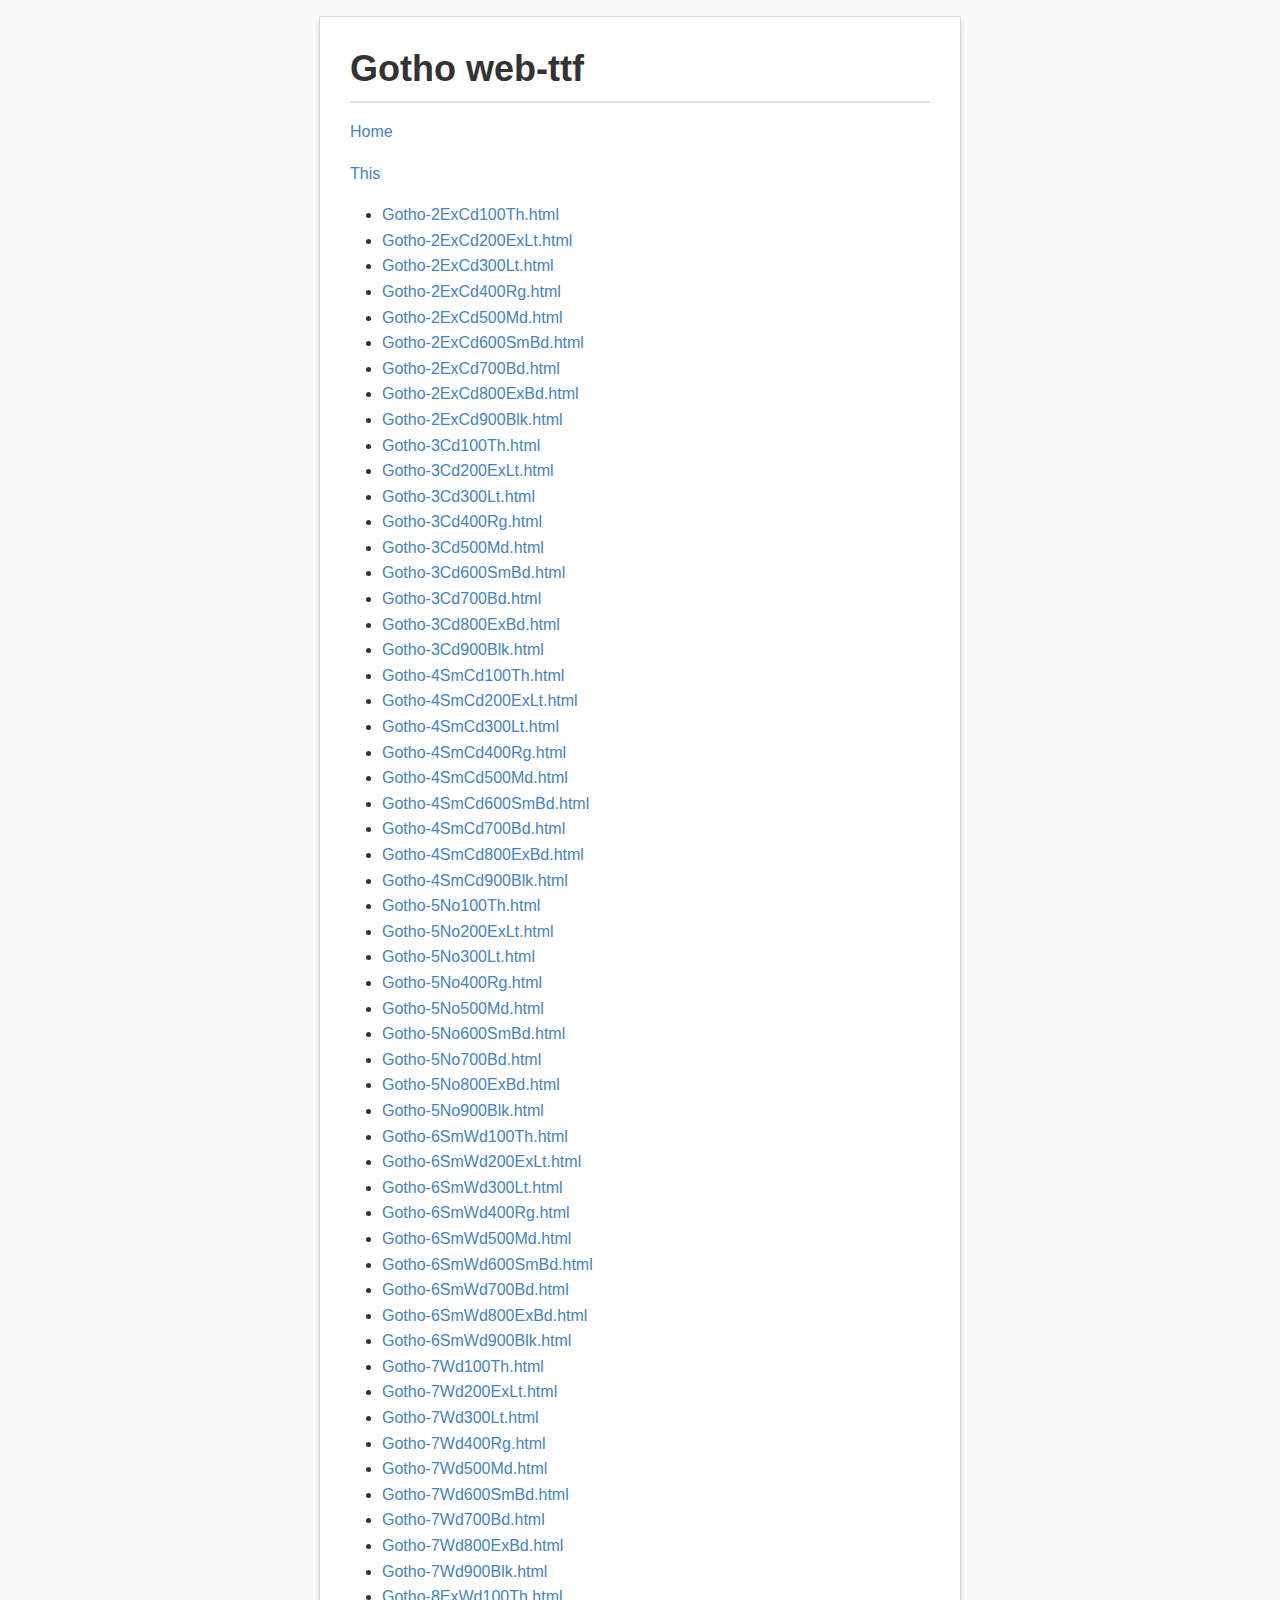
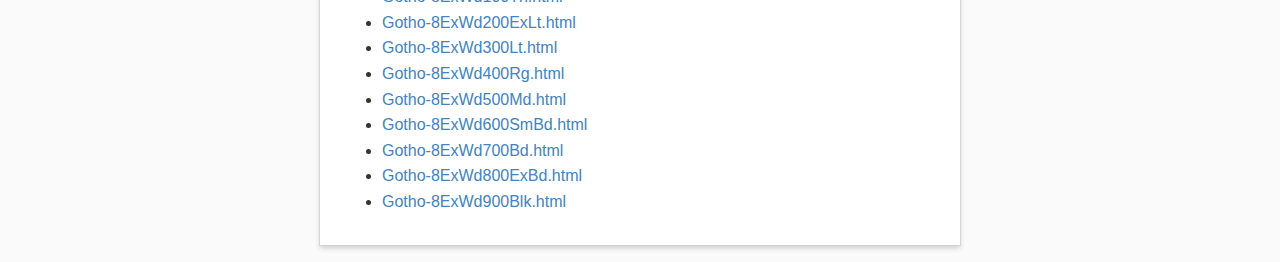
<file: WebFonts/web-ttf/index.html>
<!DOCTYPE html>
<html>
<head>
<meta charset="utf-8">
<style>
body {
  width: 40em;
  border: 1px solid #ddd;
  background-color: #fafafa;
  margin: 16px auto;
}

body .markdown-body {
  padding: 30px;
  -moz-box-shadow: 0px 3px 5px #CCCCCC;
  -webkit-box-shadow: 0px 3px 5px #CCCCCC;
  box-shadow: 0px 3px 5px #CCCCCC;
}

@media screen and (max-width: 768px) {
  body {
    width: 100%;
    border: none;
    background-color: #ffffff;
  }

  body .markdown-body {
    -moz-box-shadow: none;
    -webkit-box-shadow: none;
    box-shadow: none;
  }
}

@media print {
  body {
    width: 100%;
    border: 0;
    background-color: white;
  }
  body .markdown-body {
    -moz-box-shadow: none;
    -webkit-box-shadow: none;
    box-shadow: none;
  }
}
</style>
<style>
/* Fonts */
@font-face {
  font-family: fontawesome-mini;
  src: url([data-uri]) format('woff');
}

/* General Markdown Body */
.markdown-body {
  -ms-text-size-adjust: 100%;
  -webkit-text-size-adjust: 100%;
  background-color: #fff;
  color: #333333;
  overflow: hidden;
  font-family: "Helvetica Neue", Helvetica, "Segoe UI", Arial, freesans, sans-serif;
  font-size: 16px;
  line-height: 1.6;
  word-wrap: break-word;
}

.markdown-body .toctitle {
  position: relative;
  margin-top: 1em;
  margin-bottom: 16px;
  font-weight: bold;
  line-height: 1.4;
  font-size: 1.75em;
}

.markdown-body * {
  -moz-box-sizing: border-box;
  box-sizing: border-box;
}

/* Headers */
.markdown-body h1,
.markdown-body h2,
.markdown-body h3,
.markdown-body h4,
.markdown-body h5,
.markdown-body h6 {
  position: relative;
  margin-top: 1em;
  margin-bottom: 16px;
  font-weight: bold;
  line-height: 1.4;
}

.markdown-body h1 {
  padding-bottom: 0.3em;
  font-size: 2.25em;
  line-height: 1.2;
  border-bottom: 2px solid #ddd;
}

.markdown-body h2 {
  padding-bottom: 0.3em;
  font-size: 2.0em;
  line-height: 1.2;
  border-bottom: 1px solid #eee;
}

.markdown-body h3 {
  font-size: 1.75em;
}

.markdown-body h4 {
  font-size: 1.5em;
  line-height: 1.43;
}

.markdown-body h5 {
  font-size: 1.25em;
}

.markdown-body h6 {
  font-size: 1em;
}

/* Header Rows */
.markdown-body hr {
  height: 1px;
  margin: 2em 8em 4em 8em;
  text-align: center;
  border-color: #ededed;
  border-width: 0;
  color: #dddddd;
  border-style: dotted;
}

.markdown-body hr:after {
  content: "\00a0\2022\2022\2022";
  font-size: 1.25em;
  letter-spacing: 2em;
  white-space: nowrap;
}

/* Links */
.markdown-body a {
  background: transparent;
}

.markdown-body a[download]:after {
  font: normal normal 16px fontawesome-mini;
  -moz-osx-font-smoothing: grayscale;
  -webkit-user-select: none;
  -moz-user-select: none;
  -ms-user-select: none;
  user-select: none;
  line-height: 1.5;
  content: '\f019';
  padding-left: .1em;
}

.markdown-body a:active,
.markdown-body a:hover {
  outline: 0;
}

.markdown-body a,
.markdown-body a code {
  color: #4183c4;
  text-decoration: none;
  transition: color ease 0.3s;
}

.markdown-body a:hover,
.markdown-body a:focus,
.markdown-body a:active,
.markdown-body a:hover code,
.markdown-body a:focus code,
.markdown-body a:active code {
  color: #41a4c4;
}

.markdown-body sub,
.markdown-body sup {
  font-size: 75%;
  line-height: 0;
  position: relative;
  vertical-align: baseline;
}

.markdown-body sup {
  top: -0.5em;
}

.markdown-body sub {
  bottom: -0.25em;
}

.markdown-body abbr {
  cursor: help;
  border-bottom: 1px dotted #333;
}

/* General Inline */
.markdown-body b,
.markdown-body strong {
  font-weight: bold;
}

.markdown-body mark {
  background: #fef56f;
  padding: 0;
  padding-top: 0.2em;
  padding-bottom: 0.2em;
  margin: 0;
  -webkit-border-radius: 3px;
  -moz-border-radius: 3px;
  border-radius: 3px;
}

.markdown-body mark:before,
.markdown-body mark:after {
  font-family: Consolas, "Liberation Mono", Menlo, Courier, monospace;
  font-size: 85%;
  letter-spacing: -0.2em;
  content: "\00a0";
}

.markdown-body cite {
  font-style: italic;
}

/* Lists */
.markdown-body ul,
.markdown-body ol {
  padding: 0;
  margin-top: 0;
  margin-bottom: 0;
}

.markdown-body ul {
  display: block;
  list-style-type: disc;
}

.markdown-body ol {
  display: block;
  list-style-type: decimal;
}

.markdown-body ol ol,
.markdown-body ul ol {
  list-style-type: lower-roman;
}

.markdown-body ul ul,
.markdown-body ol ul {
  list-style-type: circle;
}

.markdown-body ul ul ol,
.markdown-body ul ol ol,
.markdown-body ol ul ol,
.markdown-body ol ol ol {
  list-style-type: lower-alpha;
}

.markdown-body ol ol ul,
.markdown-body ol ul ul,
.markdown-body ul ol ul,
.markdown-body ul ul ul {
  list-style-type: square;
}

.markdown-body ul,
.markdown-body ol {
  padding-left: 2em;
}

.markdown-body ul ul,
.markdown-body ul ol,
.markdown-body ol ol,
.markdown-body ol ul {
  margin-top: 0;
  margin-bottom: 0;
}

.markdown-body li>p {
  margin-top: 16px;
}

.markdown-body .task-list-item {
  list-style-type: none;
}

.markdown-body .task-list-item input {
  margin: 0 4px 0.25em -20px;
  vertical-align: middle;
}

.markdown-body dl {
  padding: 0;
}

.markdown-body dd {
  margin-left: 0;
}

.markdown-body dl dt {
  padding: 0;
  margin-top: 16px;
  font-size: 1em;
  font-style: italic;
  font-weight: bold;
}

.markdown-body dl dd {
  padding: 0 16px;
  margin-bottom: 16px;
}

/* Tables */
.markdown-body table {
  display: block;
  width: 100%;
  overflow: auto;
  border-collapse: separate;
  border-spacing: 0;
  word-break: normal;
  word-break: keep-all;
  -moz-border-radius:3px;
  -webkit-border-radius:3px;
  border-radius:3px;
}

.markdown-body table th,
.markdown-body table td {
  padding: 6px 13px;
}

.markdown-body table th {
  border-top: 1px solid #e0e0e0;
  background: #ededed;
}

.markdown-body table thead tr:last-child th {
  border-bottom:1px solid #e0e0e0;
}

.markdown-body table tr:first-child>th:first-child {
  -moz-border-radius-topleft:3px;
  -webkit-border-top-left-radius:3px;
  border-top-left-radius:3px;
}

.markdown-body table tr:first-child>th:last-child {
  -moz-border-radius-topright:3px;
  -webkit-border-top-right-radius:3px;
  border-top-right-radius:3px;
}

.markdown-body table tr>th:first-child {
  border-left: 1px solid #e0e0e0;
}

.markdown-body table tr>th:last-child {
  border-right: 1px solid #e0e0e0;
}

.markdown-body table td:last-child {
  border-right: 1px solid #e0e0e0;
}

.markdown-body table td {
  border-top: 1px solid #ffffff;
  border-bottom:1px solid #e0e0e0;
  border-left: 1px solid #e0e0e0;
  background: #fafafa;
}

.markdown-body table tr:nth-child(2n)>td {
  background: #ffffff;
}

.markdown-body table tr:last-child>td:first-child {
  -moz-border-radius-bottomleft:3px;
  -webkit-border-bottom-left-radius:3px;
  border-bottom-left-radius:3px;
}

.markdown-body table tr:last-child>td:last-child {
  -moz-border-radius-bottomright:3px;
  -webkit-border-bottom-right-radius:3px;
  border-bottom-right-radius:3px;
}

/* Codehilite table */
.markdown-body .highlighttable {
  border: 0;
  border-spacing: 0;
  border: 1px solid #e0e0e0;
  border-left: 6px solid #e0e0e0;
}

.markdown-body .highlighttable tr {
  border: 0;
}

.markdown-body .highlighttable pre,
.markdown-body div.highlight {
  margin: 0;
}

.markdown-body .linenos,
.markdown-body .code,
.markdown-body .highlighttable td {
  border: 0;
  padding: 0;
}

.markdown-body .highlighttable div.highlight {
  border-radius: 0 !important;
  margin-bottom: 0 !important;
}

.markdown-body td:not(.linenos) .linenodiv {
  padding: 0 !important;
}

.markdown-body .code {
  width: 100%;
}

.markdown-body .linenos div pre,
.markdown-body .linenodiv pre,
.markdown-body .linenodiv {
  border: 0;
  -webkit-border-radius: 0;
  -moz-border-radius: 0;
  border-radius: 0;
  -webkit-border-top-left-radius: 3px;
  -webkit-border-bottom-left-radius: 3px;
  -moz-border-radius-topleft: 3px;
  -moz-border-radius-bottomleft: 3px;
  border-top-left-radius: 3px;
  border-bottom-left-radius: 3px;
}

.markdown-body .linenodiv {
  border-right: 1px solid #e0e0e0;
}

.markdown-body .code div pre,
.markdown-body .code div {
  border: 0;
  -webkit-border-radius: 0;
  -moz-border-radius: 0;
  border-radius: 0;
  -webkit-border-top-right-radius: 3px;
  -webkit-border-bottom-right-radius: 3px;
  -moz-border-radius-topright: 3px;
  -moz-border-radius-bottomright: 3px;
  border-top-right-radius: 3px;
  border-bottom-right-radius: 3px;
}

/* Images */
.markdown-body img {
  border: 0;
  max-width: 100%;
  -moz-box-sizing: border-box;
  box-sizing: border-box;
}

/* Block Quotes */
.markdown-body blockquote {
  margin: 0 2em;
  color: #777;
  font-style: italic;
  position: relative;
  padding: 10px 35px;
  display: block;
  border-top: 1px solid #e0e0e0;
  border-bottom: 1px solid #e0e0e0;
}

.markdown-body blockquote>:first-child {
  margin-top: 0;
}

.markdown-body blockquote>:last-child {
  margin-bottom: 0;
}

/*.markdown-body blockquote::before {*/
.markdown-body blockquote::before,
.markdown-body blockquote::after {
  font: normal normal 16px fontawesome-mini;
  -moz-osx-font-smoothing: grayscale;
  -webkit-user-select: none;
  -moz-user-select: none;
  -ms-user-select: none;
  font-style: italic;
  user-select: none;
  line-height: 1.5;
  color: #ddd;
  position: absolute;
}

.markdown-body blockquote::before {
  content: "\f10d\00a0";
  padding-top: 10px;
  padding-left: 10px;
  left: 0;
  top: 0;
}

.markdown-body blockquote::after {
  padding-right: 10px;
  padding-bottom: 10px;
  content: "\00a0\f10e";
  right: 0;
  bottom: 0;
}

/* Text Blocks */
.markdown-body code,
.markdown-body kbd,
.markdown-body pre,
.markdown-body samp {
  font-family: Consolas, "Liberation Mono", Menlo, Courier, monospace;
  font-size: 12px;
}

.markdown-body pre {
  overflow: auto;
  margin-top: 0;
  margin-bottom: 0;
}

.markdown-body kbd {
  padding: .1em .6em;
  border: 1px solid #ccc;
  background-color: #f6f6f6;
  color: #333;
  -moz-box-shadow: 0 1px 0 rgba(0,0,0,0.2),0 0 0 2px #fff inset;
  -webkit-box-shadow: 0 1px 0 rgba(0,0,0,0.2),0 0 0 2px #fff inset;
  box-shadow: 0 1px 0 rgba(0,0,0,0.2),0 0 0 2px #fff inset;
  -webkit-border-radius: 3px;
  -moz-border-radius: 3px;
  border-radius: 3px;
  display: inline-block;
  margin: 0 .1em;
  text-shadow: 0 1px 0 #fff;
}

.markdown-body code,
.markdown-body table code,
.markdown-body samp {
  padding: 0;
  padding-top: 0.2em;
  padding-bottom: 0.2em;
  margin: 0;
  font-size: 85%;
  color: #4d4d4c;
  background-color: #fcfcfc;
  border: 1px solid #e0e0e0;
  /*background-color: rgba(0, 0, 0, 0.016);*/
  /*border: 1px solid rgba(0, 0, 0, .1);*/
  -webkit-border-radius: 3px;
  -moz-border-radius: 3px;
  border-radius: 3px;
}

.markdown-body code:before,
.markdown-body code:after,
.markdown-body table code:before,
.markdown-body table code:after,
.markdown-body samp:before,
.markdown-body samp:after {
  letter-spacing: -0.2em;
  content: "\00a0";
}

.markdown-body pre>code {
  padding: 0;
  margin: 0;
  font-size: 100%;
  word-break: normal;
  white-space: pre;
  background: transparent;
  border: 0;
}

.markdown-body .highlight {
  margin-bottom: 16px;
}

.markdown-body .highlight pre,
.markdown-body pre {
  padding: 13px 13px 13px 13px;
  overflow: auto;
  font-size: 85%;
  line-height: 1.45;
  -webkit-border-radius: 3px;
  -moz-border-radius: 3px;
  border-radius: 3px;
  background-color: #fcfcfc;
  border: 1px solid #e0e0e0;
  border-left: 6px solid #e0e0e0;
}

.markdown-body div.highlight {
   border-radius: 3px;
}

.markdown-body .highlight pre {
  margin-bottom: 0;
  word-break: normal;
}

.markdown-body pre {
  word-wrap: normal;
}

.markdown-body pre code {
  display: inline;
  max-width: initial;
  padding: 0;
  margin: 0;
  overflow: initial;
  line-height: inherit;
  word-wrap: normal;
  background-color: transparent;
  border: 0;
}

.markdown-body pre code:before,
.markdown-body pre code:after {
  content: normal;
}

.markdown-body code.highlight {
  display: inline !important;
}

.markdown-body .highlight .hll {
  padding: .3em 0;
}

.markdown-body .uml-sequence-diagram,
.markdown-body .uml-flowchart {
  width: 100%;
  overflow: auto;
}

/* Header Anchors */
.markdown-body .headeranchor-link {
  position: absolute;
  top: 0;
  bottom: 0;
  left: 0;
  display: block;
  padding-right: 6px;
  padding-left: 30px;
  margin-left: -30px;
}

.markdown-body .headeranchor-link:focus {
  outline: none;
}

.markdown-body h1 .headeranchor,
.markdown-body h2 .headeranchor,
.markdown-body h3 .headeranchor,
.markdown-body h4 .headeranchor,
.markdown-body h5 .headeranchor,
.markdown-body h6 .headeranchor {
  display: none;
  color: #000;
  vertical-align: middle;
}

.markdown-body h1:hover .headeranchor-link,
.markdown-body h2:hover .headeranchor-link,
.markdown-body h3:hover .headeranchor-link,
.markdown-body h4:hover .headeranchor-link,
.markdown-body h5:hover .headeranchor-link,
.markdown-body h6:hover .headeranchor-link {
  height: 1em;
  padding-left: 8px;
  margin-left: -30px;
  line-height: 1;
  text-decoration: none;
}

.markdown-body h1:hover .headeranchor-link .headeranchor,
.markdown-body h2:hover .headeranchor-link .headeranchor,
.markdown-body h3:hover .headeranchor-link .headeranchor,
.markdown-body h4:hover .headeranchor-link .headeranchor,
.markdown-body h5:hover .headeranchor-link .headeranchor,
.markdown-body h6:hover .headeranchor-link .headeranchor {
  display: inline-block;
}

.markdown-body .headeranchor {
  font: normal normal 16px fontawesome-mini;
  line-height: 1;
  display: inline-block;
  text-decoration: none;
  -webkit-font-smoothing: antialiased;
  -moz-osx-font-smoothing: grayscale;
  -webkit-user-select: none;
  -moz-user-select: none;
  -ms-user-select: none;
  user-select: none;
}

.headeranchor:before {
  content: '\f0c1';
}

/* Admonition */
.markdown-body .admonition {
  -webkit-border-radius: 3px;
  -moz-border-radius: 3px;
  position: relative;
  border-radius: 3px;
  border: 1px solid #e0e0e0;
  border-left: 6px solid #333;
  padding: 10px 10px 10px 30px;
}

.markdown-body .admonition table {
  color: #333;
}

.markdown-body .admonition p {
  padding: 0;
}

.markdown-body .admonition-title {
  font-weight: bold;
  margin: 0;
}

.markdown-body .admonition>.admonition-title {
  color: #333;
}

.markdown-body .attention>.admonition-title {
  color: #a6d796;
}

.markdown-body .caution>.admonition-title {
  color: #d7a796;
}

.markdown-body .hint>.admonition-title {
  color: #96c6d7;
}

.markdown-body .danger>.admonition-title {
  color: #c25f77;
}

.markdown-body .question>.admonition-title {
  color: #96a6d7;
}

.markdown-body .note>.admonition-title {
  color: #d7c896;
}

.markdown-body .admonition:before,
.markdown-body .attention:before,
.markdown-body .caution:before,
.markdown-body .hint:before,
.markdown-body .danger:before,
.markdown-body .question:before,
.markdown-body .note:before {
  font: normal normal 16px fontawesome-mini;
  -moz-osx-font-smoothing: grayscale;
  -webkit-user-select: none;
  -moz-user-select: none;
  -ms-user-select: none;
  user-select: none;
  line-height: 1.5;
  color: #333;
  position: absolute;
  left: 0;
  top: 0;
  padding-top: 10px;
  padding-left: 10px;
}

.markdown-body .admonition:before {
  content: "\f056\00a0";
  color: #333;
}

.markdown-body .attention:before {
  content: "\f058\00a0";
  color: #a6d796;
}

.markdown-body .caution:before {
  content: "\f06a\00a0";
  color: #d7a796;
}

.markdown-body .hint:before {
  content: "\f05a\00a0";
  color: #96c6d7;
}

.markdown-body .danger:before {
  content: "\f057\00a0";
  color: #c25f77;
}

.markdown-body .question:before {
  content: "\f059\00a0";
  color: #96a6d7;
}

.markdown-body .note:before {
  content: "\f040\00a0";
  color: #d7c896;
}

.markdown-body .admonition::after {
  content: normal;
}

.markdown-body .attention {
  border-left: 6px solid #a6d796;
}

.markdown-body .caution {
  border-left: 6px solid #d7a796;
}

.markdown-body .hint {
  border-left: 6px solid #96c6d7;
}

.markdown-body .danger {
  border-left: 6px solid #c25f77;
}

.markdown-body .question {
  border-left: 6px solid #96a6d7;
}

.markdown-body .note {
  border-left: 6px solid #d7c896;
}

.markdown-body .admonition>*:first-child {
  margin-top: 0 !important;
}

.markdown-body .admonition>*:last-child {
  margin-bottom: 0 !important;
}

/* progress bar*/
.markdown-body .progress {
  display: block;
  width: 300px;
  margin: 10px 0;
  height: 24px;
  -webkit-border-radius: 3px;
  -moz-border-radius: 3px;
  border-radius: 3px;
  background-color: #ededed;
  position: relative;
  box-shadow: inset -1px 1px 3px rgba(0, 0, 0, .1);
}

.markdown-body .progress-label {
  position: absolute;
  text-align: center;
  font-weight: bold;
  width: 100%; margin: 0;
  line-height: 24px;
  color: #333;
  text-shadow: 1px 1px 0 #fefefe, -1px -1px 0 #fefefe, -1px 1px 0 #fefefe, 1px -1px 0 #fefefe, 0 1px 0 #fefefe, 0 -1px 0 #fefefe, 1px 0 0 #fefefe, -1px 0 0 #fefefe, 1px 1px 2px #000;
  -webkit-font-smoothing: antialiased !important;
  white-space: nowrap;
  overflow: hidden;
}

.markdown-body .progress-bar {
  height: 24px;
  float: left;
  -webkit-border-radius: 3px;
  -moz-border-radius: 3px;
  border-radius: 3px;
  background-color: #96c6d7;
  box-shadow: inset 0 1px 0 rgba(255, 255, 255, .5), inset 0 -1px 0 rgba(0, 0, 0, .1);
  background-size: 30px 30px;
  background-image: -webkit-linear-gradient(
    135deg, rgba(255, 255, 255, .4) 27%,
    transparent 27%,
    transparent 52%, rgba(255, 255, 255, .4) 52%,
    rgba(255, 255, 255, .4) 77%,
    transparent 77%, transparent
  );
  background-image: -moz-linear-gradient(
    135deg,
    rgba(255, 255, 255, .4) 27%, transparent 27%,
    transparent 52%, rgba(255, 255, 255, .4) 52%,
    rgba(255, 255, 255, .4) 77%, transparent 77%,
    transparent
  );
  background-image: -ms-linear-gradient(
    135deg,
    rgba(255, 255, 255, .4) 27%, transparent 27%,
    transparent 52%, rgba(255, 255, 255, .4) 52%,
    rgba(255, 255, 255, .4) 77%, transparent 77%,
    transparent
  );
  background-image: -o-linear-gradient(
    135deg,
    rgba(255, 255, 255, .4) 27%, transparent 27%,
    transparent 52%, rgba(255, 255, 255, .4) 52%,
    rgba(255, 255, 255, .4) 77%, transparent 77%,
    transparent
  );
  background-image: linear-gradient(
    135deg,
    rgba(255, 255, 255, .4) 27%, transparent 27%,
    transparent 52%, rgba(255, 255, 255, .4) 52%,
    rgba(255, 255, 255, .4) 77%, transparent 77%,
    transparent
  );
}

.markdown-body .progress-100plus .progress-bar {
  background-color: #a6d796;
}

.markdown-body .progress-80plus .progress-bar {
  background-color: #c6d796;
}

.markdown-body .progress-60plus .progress-bar {
  background-color: #d7c896;
}

.markdown-body .progress-40plus .progress-bar {
  background-color: #d7a796;
}

.markdown-body .progress-20plus .progress-bar {
  background-color: #d796a6;
}

.markdown-body .progress-0plus .progress-bar {
  background-color: #c25f77;
}

.markdown-body .candystripe-animate .progress-bar{
  -webkit-animation: animate-stripes 3s linear infinite;
  -moz-animation: animate-stripes 3s linear infinite;
  animation: animate-stripes 3s linear infinite;
}

@-webkit-keyframes animate-stripes {
  0% {
    background-position: 0 0;
  }

  100% {
    background-position: 60px 0;
  }
}

@-moz-keyframes animate-stripes {
  0% {
    background-position: 0 0;
  }

  100% {
    background-position: 60px 0;
  }
}

@keyframes animate-stripes {
  0% {
    background-position: 0 0;
  }

  100% {
    background-position: 60px 0;
  }
}

.markdown-body .gloss .progress-bar {
  box-shadow:
    inset 0 4px 12px rgba(255, 255, 255, .7),
    inset 0 -12px 0 rgba(0, 0, 0, .05);
}

/* Critic Markup */
.markdown-body .critic {
  font-family: inherit;
  -webkit-border-radius: 3px;
  -moz-border-radius: 3px;
  border-radius: 3px;
  border-style: solid;
  border-width: 1px;
  padding-top: 0.2em;
  padding-bottom: 0.2em;
  text-decoration: none;
}

.markdown-body .critic:before,
.markdown-body .critic:after {
  content: '\00a0';
  padding-top: 0.2em;
  padding-bottom: 0.2em;
  font-size: initial;
}

.markdown-body mark.critic {
  border-color: #ff8600;
  background: #ffddaa;
}

.markdown-body ins.critic {
  border-color: #00bb00;
  background: #ddffdd;
}

.markdown-body del.critic {
  border-color: #dd0000;
  background: #ffdddd;
}

.markdown-body ins.break,
.markdown-body del.break {
  font-size: 0;
  border: none;
}

.markdown-body ins.break:before,
.markdown-body del.break:before {
  content: '\00a0\b6\00a0';
  -webkit-border-radius: 3px;
  -moz-border-radius: 3px;
  border-radius: 3px;
}

.markdown-body ins.after,
.markdown-body del.after {
  content: '';
}

.markdown-body ins.break:before {
  color: #00bb00;
  border: 1px solid #00bb00;
  background: #ddffdd;
}

.markdown-body del.break:before {
  color: #bb0000;
  border: 1px solid #bb0000;
  background: #ffdddd;
}

.markdown-body span.critic {
  background: #ddddff;
  border: 0;
  border-top: 1px solid #0000bb;
  border-bottom: 1px solid #0000bb;
}

.markdown-body span.critic:before,
.markdown-body span.critic:after {
  font-size: inherit;
  background: #ddddff;
  border: 1px solid #0000bb;
}

.markdown-body span.critic:before {
  content: '\00a0\bb';
  border-right: none;
  -webkit-border-top-left-radius: 3px;
  -moz-border-top-left-radius: 3px;
  border-top-left-radius: 3px;
  -webkit-border-bottom-left-radius: 3px;
  -moz-border-bottom-left-radius: 3px;
  border-bottom-left-radius: 3px;
}

.markdown-body span.critic:after {
  content: '\ab\00a0';
  border-left: none;
  -webkit-border-top-right-radius: 3px;
  -moz-border-top-right-radius: 3px;
  border-top-right-radius: 3px;
  -webkit-border-bottom-right-radius: 3px;
  -moz-border-bottom-right-radius: 3px;
  border-bottom-right-radius: 3px;
}

.markdown-body .block {
  display: block;
  padding: .02em;
}

.markdown-body .block:before,
.markdown-body .block:after {
  content: '';
}

/* Block Format */
.markdown-body p,
.markdown-body blockquote,
.markdown-body ul,
.markdown-body ol,
.markdown-body dl,
.markdown-body table,
.markdown-body pre,
.markdown-body div.highlight,
.markdown-body .admonition {
  margin-top: 0;
  margin-bottom: 16px;
}

.markdown-body>*:first-child {
  margin-top: 0 !important;
}

.markdown-body>*:last-child {
  margin-bottom: 0 !important;
}

@media print {
  .markdown-body * {
    background: transparent !important;
    filter:none !important;
    -ms-filter: none !important;
  }

  .markdown-body {
    max-width:100%;
    outline:none;
    border: 0;
  }

  .markdown-body a,
  .markdown-body a:visited {
    text-decoration: underline;
  }

  .markdown-body .headeranchor-link {
    display: none;
  }

  .markdown-body a[href]:after {
    content: " (" attr(href) ")";
  }

  .markdown-body abbr[title]:after {
    content: " (" attr(title) ")";
  }

  .markdown-body .ir a:after,
  .markdown-body a[href^="javascript:"]:after,
  .markdown-body a[href^="#"]:after {
    content: "";
  }

  .markdown-body pre {
    white-space: pre;
    white-space: pre-wrap;
    word-wrap: break-word;
  }

  .markdown-body pre {
    padding-right: 1em;
    page-break-inside: avoid;
  }

  .markdown-body kbd {
    -moz-box-shadow: none;
    -webkit-box-shadow: none;
    box-shadow: none;
  }

  .markdown-body .progress,
  .markdown-body .progress-bar {
    -moz-box-shadow: none;
    -webkit-box-shadow: none;
    box-shadow: none;
  }

  .markdown-body .progress {
    border: 1px solid #ddd;
  }

  .markdown-body .progress-bar {
    height: 22px;
    border-right: 1px solid #ddd;
  }

  .markdown-body tr,
  .markdown-body img {
    page-break-inside: avoid;
  }

  .markdown-body table {
    border-collapse: collapse;
  }

  .markdown-body table th {
    border-top: 1px solid #ddd;
  }

  .markdown-body table thead tr:last-child th {
    border-bottom:1px solid #ddd;
  }

  .markdown-body table tr>th:first-child {
    border-left: 1px solid #ddd;
  }

  .markdown-body table tr>th:last-child {
    border-right: 1px solid #ddd;
  }

  .markdown-body table td {
    border-top: 0;
    border-bottom: 1px solid #ddd;
    border-left: 1px solid #ddd;
  }

  .markdown-body table tr>td:last-child {
    border-right: 1px solid #ddd;
  }

  .markdown-body img {
    max-width: 100% !important;
  }

  .markdown-body p,
  .markdown-body h2,
  .markdown-body h3 {
    orphans: 3;
    widows: 3;
  }

  .markdown-body h2,
  .markdown-body h3 {
    page-break-after: avoid;
  }
}

</style>

<style>
.highlight .hll { background-color: #ffffcc }
.highlight  { background: #f8f8f8; }
.highlight .c { color: #408080; font-style: italic } /* Comment */
.highlight .err { border: 1px solid #FF0000 } /* Error */
.highlight .k { color: #008000; font-weight: bold } /* Keyword */
.highlight .o { color: #666666 } /* Operator */
.highlight .ch { color: #408080; font-style: italic } /* Comment.Hashbang */
.highlight .cm { color: #408080; font-style: italic } /* Comment.Multiline */
.highlight .cp { color: #BC7A00 } /* Comment.Preproc */
.highlight .cpf { color: #408080; font-style: italic } /* Comment.PreprocFile */
.highlight .c1 { color: #408080; font-style: italic } /* Comment.Single */
.highlight .cs { color: #408080; font-style: italic } /* Comment.Special */
.highlight .gd { color: #A00000 } /* Generic.Deleted */
.highlight .ge { font-style: italic } /* Generic.Emph */
.highlight .gr { color: #FF0000 } /* Generic.Error */
.highlight .gh { color: #000080; font-weight: bold } /* Generic.Heading */
.highlight .gi { color: #00A000 } /* Generic.Inserted */
.highlight .go { color: #888888 } /* Generic.Output */
.highlight .gp { color: #000080; font-weight: bold } /* Generic.Prompt */
.highlight .gs { font-weight: bold } /* Generic.Strong */
.highlight .gu { color: #800080; font-weight: bold } /* Generic.Subheading */
.highlight .gt { color: #0044DD } /* Generic.Traceback */
.highlight .kc { color: #008000; font-weight: bold } /* Keyword.Constant */
.highlight .kd { color: #008000; font-weight: bold } /* Keyword.Declaration */
.highlight .kn { color: #008000; font-weight: bold } /* Keyword.Namespace */
.highlight .kp { color: #008000 } /* Keyword.Pseudo */
.highlight .kr { color: #008000; font-weight: bold } /* Keyword.Reserved */
.highlight .kt { color: #B00040 } /* Keyword.Type */
.highlight .m { color: #666666 } /* Literal.Number */
.highlight .s { color: #BA2121 } /* Literal.String */
.highlight .na { color: #7D9029 } /* Name.Attribute */
.highlight .nb { color: #008000 } /* Name.Builtin */
.highlight .nc { color: #0000FF; font-weight: bold } /* Name.Class */
.highlight .no { color: #880000 } /* Name.Constant */
.highlight .nd { color: #AA22FF } /* Name.Decorator */
.highlight .ni { color: #999999; font-weight: bold } /* Name.Entity */
.highlight .ne { color: #D2413A; font-weight: bold } /* Name.Exception */
.highlight .nf { color: #0000FF } /* Name.Function */
.highlight .nl { color: #A0A000 } /* Name.Label */
.highlight .nn { color: #0000FF; font-weight: bold } /* Name.Namespace */
.highlight .nt { color: #008000; font-weight: bold } /* Name.Tag */
.highlight .nv { color: #19177C } /* Name.Variable */
.highlight .ow { color: #AA22FF; font-weight: bold } /* Operator.Word */
.highlight .w { color: #bbbbbb } /* Text.Whitespace */
.highlight .mb { color: #666666 } /* Literal.Number.Bin */
.highlight .mf { color: #666666 } /* Literal.Number.Float */
.highlight .mh { color: #666666 } /* Literal.Number.Hex */
.highlight .mi { color: #666666 } /* Literal.Number.Integer */
.highlight .mo { color: #666666 } /* Literal.Number.Oct */
.highlight .sb { color: #BA2121 } /* Literal.String.Backtick */
.highlight .sc { color: #BA2121 } /* Literal.String.Char */
.highlight .sd { color: #BA2121; font-style: italic } /* Literal.String.Doc */
.highlight .s2 { color: #BA2121 } /* Literal.String.Double */
.highlight .se { color: #BB6622; font-weight: bold } /* Literal.String.Escape */
.highlight .sh { color: #BA2121 } /* Literal.String.Heredoc */
.highlight .si { color: #BB6688; font-weight: bold } /* Literal.String.Interpol */
.highlight .sx { color: #008000 } /* Literal.String.Other */
.highlight .sr { color: #BB6688 } /* Literal.String.Regex */
.highlight .s1 { color: #BA2121 } /* Literal.String.Single */
.highlight .ss { color: #19177C } /* Literal.String.Symbol */
.highlight .bp { color: #008000 } /* Name.Builtin.Pseudo */
.highlight .vc { color: #19177C } /* Name.Variable.Class */
.highlight .vg { color: #19177C } /* Name.Variable.Global */
.highlight .vi { color: #19177C } /* Name.Variable.Instance */
.highlight .il { color: #666666 } /* Literal.Number.Integer.Long */
</style>


<title>index</title>
</head>
<body>
<article class="markdown-body">
<h1 id="gotho-web-ttf"><a name="user-content-gotho-web-ttf" href="#gotho-web-ttf" class="headeranchor-link" aria-hidden="true"><span class="headeranchor"></span></a>Gotho web-ttf</h1>
<p><a href="https://twardoch.github.io/varfonts-ofl/">Home</a></p>
<p><a href="https://twardoch.github.io/varfonts-ofl/GothoVF-Apache2/web-ttf/">This</a></p>
<ul>
<li><a href="Gotho-2ExCd100Th.html">Gotho-2ExCd100Th.html</a></li>
<li><a href="Gotho-2ExCd200ExLt.html">Gotho-2ExCd200ExLt.html</a></li>
<li><a href="Gotho-2ExCd300Lt.html">Gotho-2ExCd300Lt.html</a></li>
<li><a href="Gotho-2ExCd400Rg.html">Gotho-2ExCd400Rg.html</a></li>
<li><a href="Gotho-2ExCd500Md.html">Gotho-2ExCd500Md.html</a></li>
<li><a href="Gotho-2ExCd600SmBd.html">Gotho-2ExCd600SmBd.html</a></li>
<li><a href="Gotho-2ExCd700Bd.html">Gotho-2ExCd700Bd.html</a></li>
<li><a href="Gotho-2ExCd800ExBd.html">Gotho-2ExCd800ExBd.html</a></li>
<li><a href="Gotho-2ExCd900Blk.html">Gotho-2ExCd900Blk.html</a></li>
<li><a href="Gotho-3Cd100Th.html">Gotho-3Cd100Th.html</a></li>
<li><a href="Gotho-3Cd200ExLt.html">Gotho-3Cd200ExLt.html</a></li>
<li><a href="Gotho-3Cd300Lt.html">Gotho-3Cd300Lt.html</a></li>
<li><a href="Gotho-3Cd400Rg.html">Gotho-3Cd400Rg.html</a></li>
<li><a href="Gotho-3Cd500Md.html">Gotho-3Cd500Md.html</a></li>
<li><a href="Gotho-3Cd600SmBd.html">Gotho-3Cd600SmBd.html</a></li>
<li><a href="Gotho-3Cd700Bd.html">Gotho-3Cd700Bd.html</a></li>
<li><a href="Gotho-3Cd800ExBd.html">Gotho-3Cd800ExBd.html</a></li>
<li><a href="Gotho-3Cd900Blk.html">Gotho-3Cd900Blk.html</a></li>
<li><a href="Gotho-4SmCd100Th.html">Gotho-4SmCd100Th.html</a></li>
<li><a href="Gotho-4SmCd200ExLt.html">Gotho-4SmCd200ExLt.html</a></li>
<li><a href="Gotho-4SmCd300Lt.html">Gotho-4SmCd300Lt.html</a></li>
<li><a href="Gotho-4SmCd400Rg.html">Gotho-4SmCd400Rg.html</a></li>
<li><a href="Gotho-4SmCd500Md.html">Gotho-4SmCd500Md.html</a></li>
<li><a href="Gotho-4SmCd600SmBd.html">Gotho-4SmCd600SmBd.html</a></li>
<li><a href="Gotho-4SmCd700Bd.html">Gotho-4SmCd700Bd.html</a></li>
<li><a href="Gotho-4SmCd800ExBd.html">Gotho-4SmCd800ExBd.html</a></li>
<li><a href="Gotho-4SmCd900Blk.html">Gotho-4SmCd900Blk.html</a></li>
<li><a href="Gotho-5No100Th.html">Gotho-5No100Th.html</a></li>
<li><a href="Gotho-5No200ExLt.html">Gotho-5No200ExLt.html</a></li>
<li><a href="Gotho-5No300Lt.html">Gotho-5No300Lt.html</a></li>
<li><a href="Gotho-5No400Rg.html">Gotho-5No400Rg.html</a></li>
<li><a href="Gotho-5No500Md.html">Gotho-5No500Md.html</a></li>
<li><a href="Gotho-5No600SmBd.html">Gotho-5No600SmBd.html</a></li>
<li><a href="Gotho-5No700Bd.html">Gotho-5No700Bd.html</a></li>
<li><a href="Gotho-5No800ExBd.html">Gotho-5No800ExBd.html</a></li>
<li><a href="Gotho-5No900Blk.html">Gotho-5No900Blk.html</a></li>
<li><a href="Gotho-6SmWd100Th.html">Gotho-6SmWd100Th.html</a></li>
<li><a href="Gotho-6SmWd200ExLt.html">Gotho-6SmWd200ExLt.html</a></li>
<li><a href="Gotho-6SmWd300Lt.html">Gotho-6SmWd300Lt.html</a></li>
<li><a href="Gotho-6SmWd400Rg.html">Gotho-6SmWd400Rg.html</a></li>
<li><a href="Gotho-6SmWd500Md.html">Gotho-6SmWd500Md.html</a></li>
<li><a href="Gotho-6SmWd600SmBd.html">Gotho-6SmWd600SmBd.html</a></li>
<li><a href="Gotho-6SmWd700Bd.html">Gotho-6SmWd700Bd.html</a></li>
<li><a href="Gotho-6SmWd800ExBd.html">Gotho-6SmWd800ExBd.html</a></li>
<li><a href="Gotho-6SmWd900Blk.html">Gotho-6SmWd900Blk.html</a></li>
<li><a href="Gotho-7Wd100Th.html">Gotho-7Wd100Th.html</a></li>
<li><a href="Gotho-7Wd200ExLt.html">Gotho-7Wd200ExLt.html</a></li>
<li><a href="Gotho-7Wd300Lt.html">Gotho-7Wd300Lt.html</a></li>
<li><a href="Gotho-7Wd400Rg.html">Gotho-7Wd400Rg.html</a></li>
<li><a href="Gotho-7Wd500Md.html">Gotho-7Wd500Md.html</a></li>
<li><a href="Gotho-7Wd600SmBd.html">Gotho-7Wd600SmBd.html</a></li>
<li><a href="Gotho-7Wd700Bd.html">Gotho-7Wd700Bd.html</a></li>
<li><a href="Gotho-7Wd800ExBd.html">Gotho-7Wd800ExBd.html</a></li>
<li><a href="Gotho-7Wd900Blk.html">Gotho-7Wd900Blk.html</a></li>
<li><a href="Gotho-8ExWd100Th.html">Gotho-8ExWd100Th.html</a></li>
<li><a href="Gotho-8ExWd200ExLt.html">Gotho-8ExWd200ExLt.html</a></li>
<li><a href="Gotho-8ExWd300Lt.html">Gotho-8ExWd300Lt.html</a></li>
<li><a href="Gotho-8ExWd400Rg.html">Gotho-8ExWd400Rg.html</a></li>
<li><a href="Gotho-8ExWd500Md.html">Gotho-8ExWd500Md.html</a></li>
<li><a href="Gotho-8ExWd600SmBd.html">Gotho-8ExWd600SmBd.html</a></li>
<li><a href="Gotho-8ExWd700Bd.html">Gotho-8ExWd700Bd.html</a></li>
<li><a href="Gotho-8ExWd800ExBd.html">Gotho-8ExWd800ExBd.html</a></li>
<li><a href="Gotho-8ExWd900Blk.html">Gotho-8ExWd900Blk.html</a></li>
</ul>
</article>
</body>
</html>
</file>
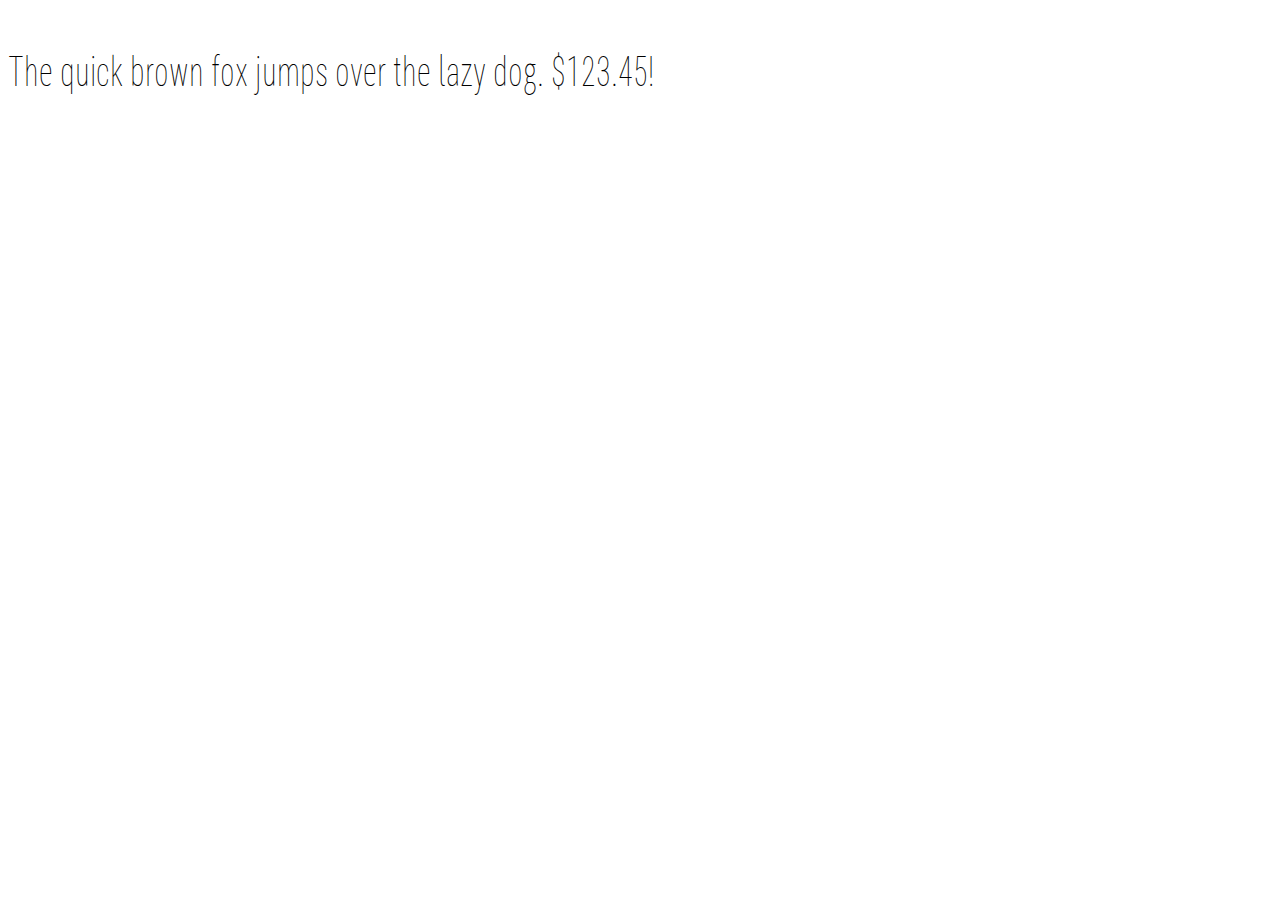
<file: WebFonts/web-otf/Gotho-2ExCd100Th.html>
<!DOCTYPE html PUBLIC "-//W3C//DTD XHTML 1.0 Strict//EN" "http://www.w3.org/TR/xhtml1/DTD/xhtml1-strict.dtd">
<html lang="en" xml:lang="en" xmlns="http://www.w3.org/1999/xhtml">
<head>
<meta content="text/html; charset=utf-8" http-equiv="content-type"/>
<meta content="en-us" http-equiv="Content-Language"/>
<title>Gotho 2 ExCd 100 Th - Web Font Specimen</title>
<link rel="stylesheet" type="text/css" media="screen" href="Gotho-2ExCd100Th.css" />
<style type="text/css" media="screen">
body { font-size: 42px; font-family: "Gotho2ExCd100Th", Georgia; }
</style>
</head>
<body>
<p contenteditable="true">The quick brown fox jumps over the lazy dog. $123.45!</p>
</body>
</html>
</file>
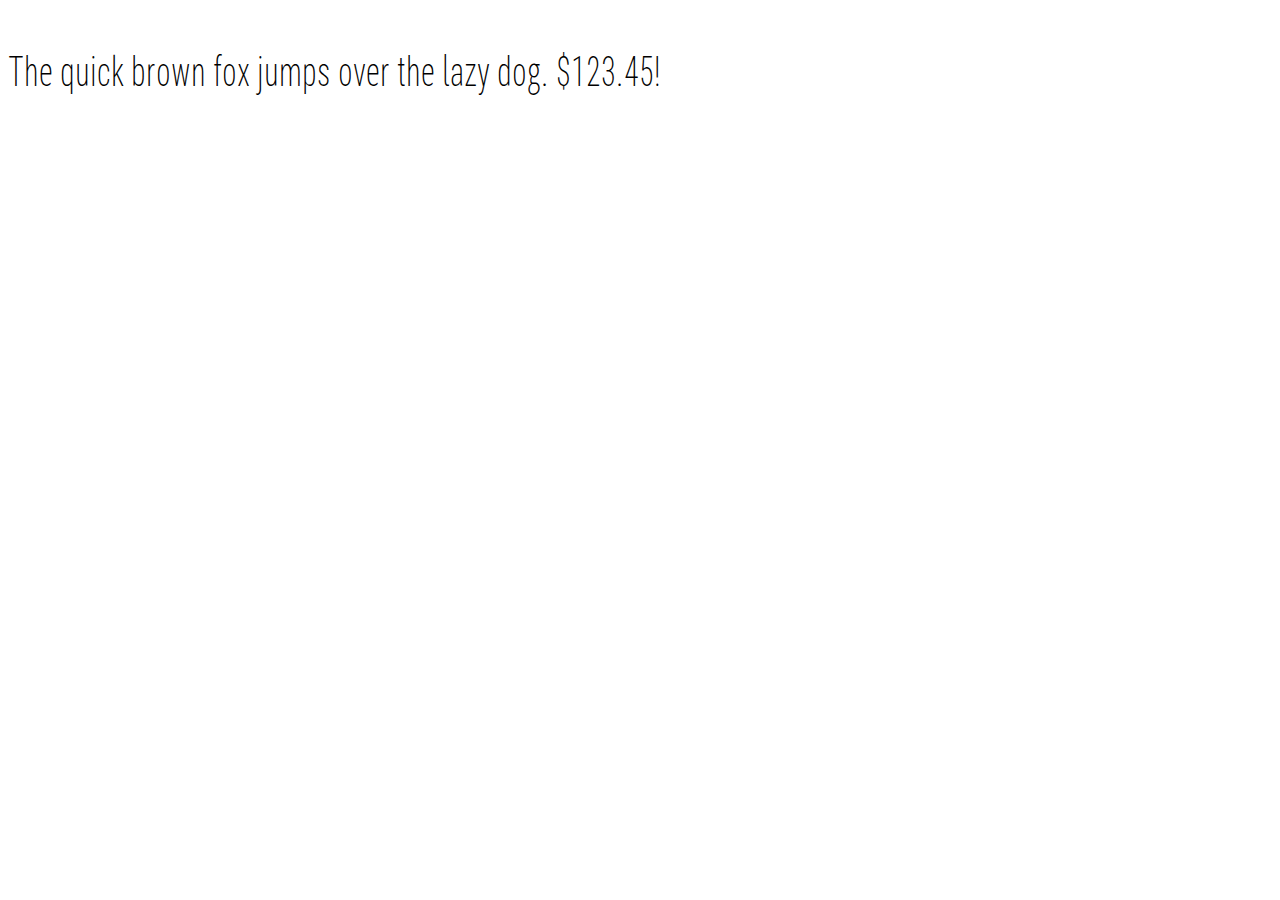
<file: WebFonts/web-otf/Gotho-2ExCd200ExLt.html>
<!DOCTYPE html PUBLIC "-//W3C//DTD XHTML 1.0 Strict//EN" "http://www.w3.org/TR/xhtml1/DTD/xhtml1-strict.dtd">
<html lang="en" xml:lang="en" xmlns="http://www.w3.org/1999/xhtml">
<head>
<meta content="text/html; charset=utf-8" http-equiv="content-type"/>
<meta content="en-us" http-equiv="Content-Language"/>
<title>Gotho 2 ExCd 200 ExLt - Web Font Specimen</title>
<link rel="stylesheet" type="text/css" media="screen" href="Gotho-2ExCd200ExLt.css" />
<style type="text/css" media="screen">
body { font-size: 42px; font-family: "Gotho2ExCd200ExLt", Georgia; }
</style>
</head>
<body>
<p contenteditable="true">The quick brown fox jumps over the lazy dog. $123.45!</p>
</body>
</html>
</file>
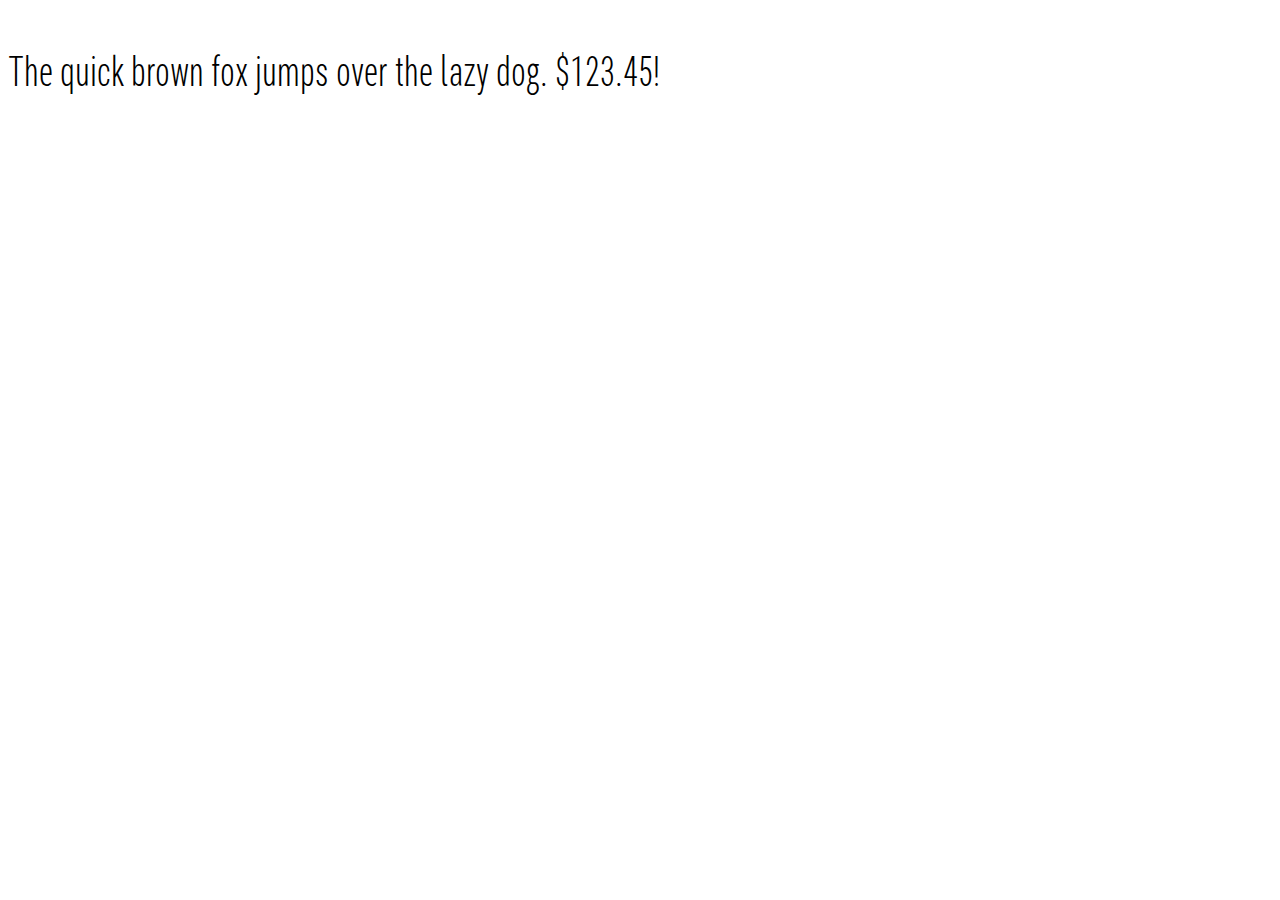
<file: WebFonts/web-otf/Gotho-2ExCd300Lt.html>
<!DOCTYPE html PUBLIC "-//W3C//DTD XHTML 1.0 Strict//EN" "http://www.w3.org/TR/xhtml1/DTD/xhtml1-strict.dtd">
<html lang="en" xml:lang="en" xmlns="http://www.w3.org/1999/xhtml">
<head>
<meta content="text/html; charset=utf-8" http-equiv="content-type"/>
<meta content="en-us" http-equiv="Content-Language"/>
<title>Gotho 2 ExCd 300 Lt - Web Font Specimen</title>
<link rel="stylesheet" type="text/css" media="screen" href="Gotho-2ExCd300Lt.css" />
<style type="text/css" media="screen">
body { font-size: 42px; font-family: "Gotho2ExCd300Lt", Georgia; }
</style>
</head>
<body>
<p contenteditable="true">The quick brown fox jumps over the lazy dog. $123.45!</p>
</body>
</html>
</file>
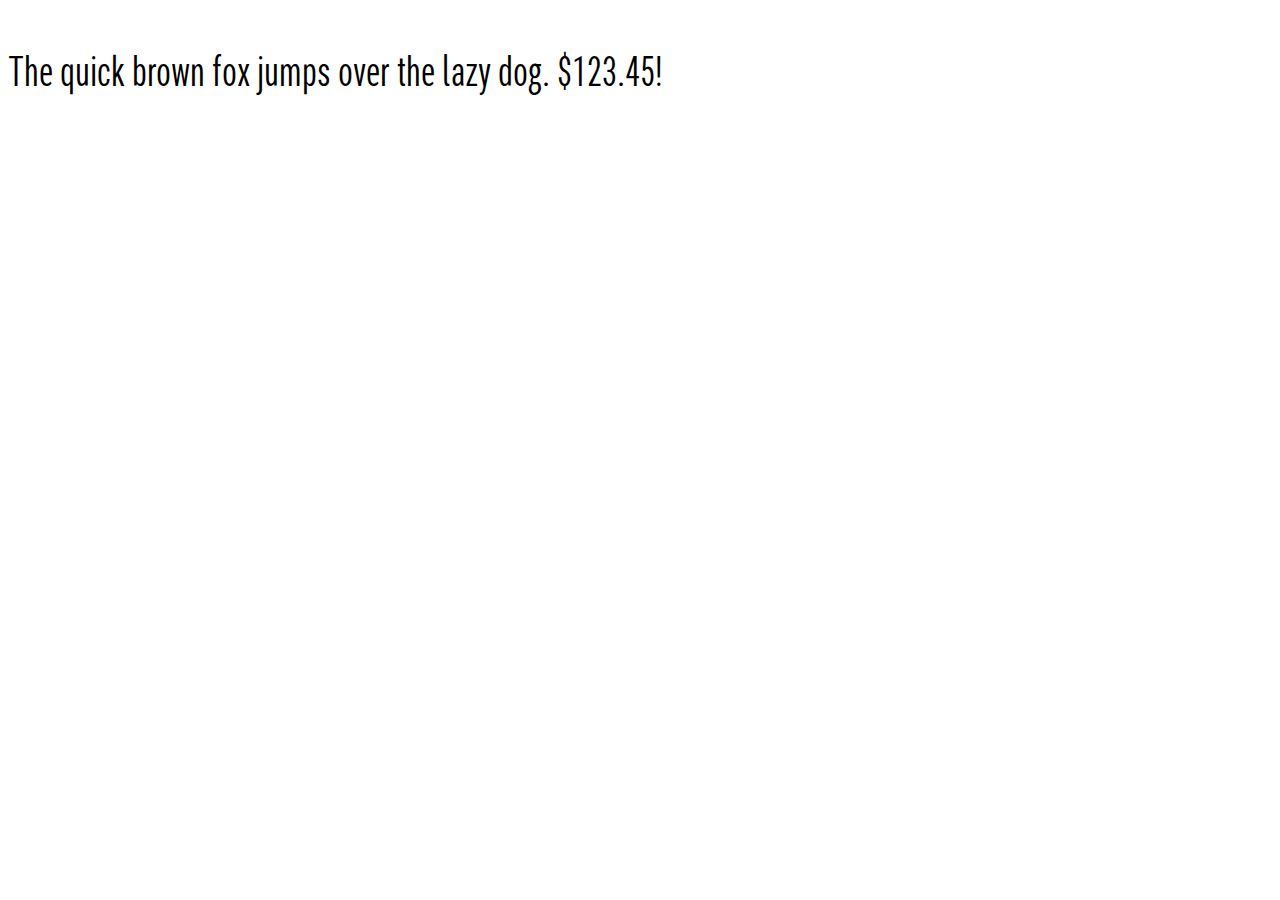
<file: WebFonts/web-otf/Gotho-2ExCd400Rg.html>
<!DOCTYPE html PUBLIC "-//W3C//DTD XHTML 1.0 Strict//EN" "http://www.w3.org/TR/xhtml1/DTD/xhtml1-strict.dtd">
<html lang="en" xml:lang="en" xmlns="http://www.w3.org/1999/xhtml">
<head>
<meta content="text/html; charset=utf-8" http-equiv="content-type"/>
<meta content="en-us" http-equiv="Content-Language"/>
<title>Gotho 2 ExCd 400 Rg - Web Font Specimen</title>
<link rel="stylesheet" type="text/css" media="screen" href="Gotho-2ExCd400Rg.css" />
<style type="text/css" media="screen">
body { font-size: 42px; font-family: "Gotho2ExCd400Rg", Georgia; }
</style>
</head>
<body>
<p contenteditable="true">The quick brown fox jumps over the lazy dog. $123.45!</p>
</body>
</html>
</file>
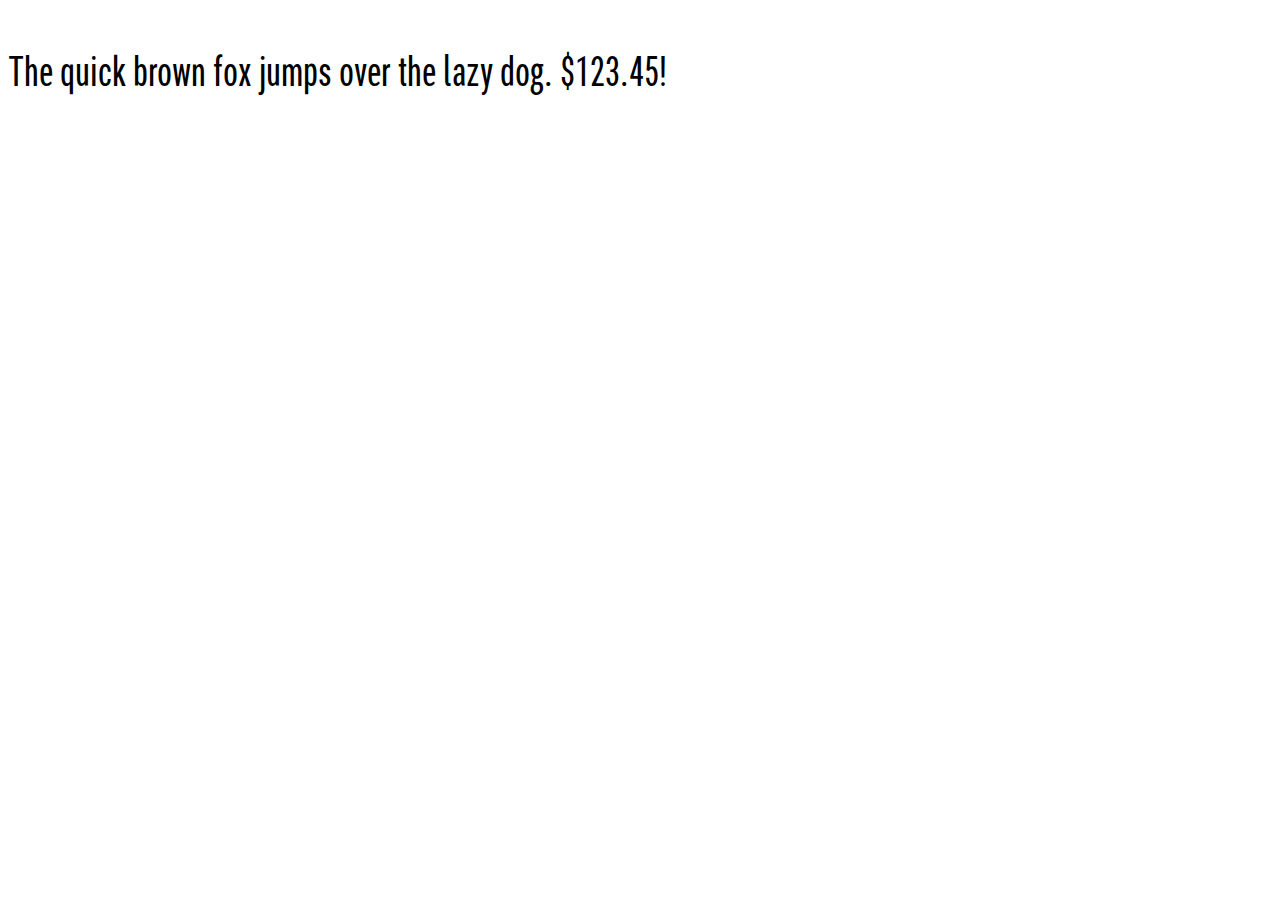
<file: WebFonts/web-otf/Gotho-2ExCd500Md.html>
<!DOCTYPE html PUBLIC "-//W3C//DTD XHTML 1.0 Strict//EN" "http://www.w3.org/TR/xhtml1/DTD/xhtml1-strict.dtd">
<html lang="en" xml:lang="en" xmlns="http://www.w3.org/1999/xhtml">
<head>
<meta content="text/html; charset=utf-8" http-equiv="content-type"/>
<meta content="en-us" http-equiv="Content-Language"/>
<title>Gotho 2 ExCd 500 Md - Web Font Specimen</title>
<link rel="stylesheet" type="text/css" media="screen" href="Gotho-2ExCd500Md.css" />
<style type="text/css" media="screen">
body { font-size: 42px; font-family: "Gotho2ExCd500Md", Georgia; }
</style>
</head>
<body>
<p contenteditable="true">The quick brown fox jumps over the lazy dog. $123.45!</p>
</body>
</html>
</file>
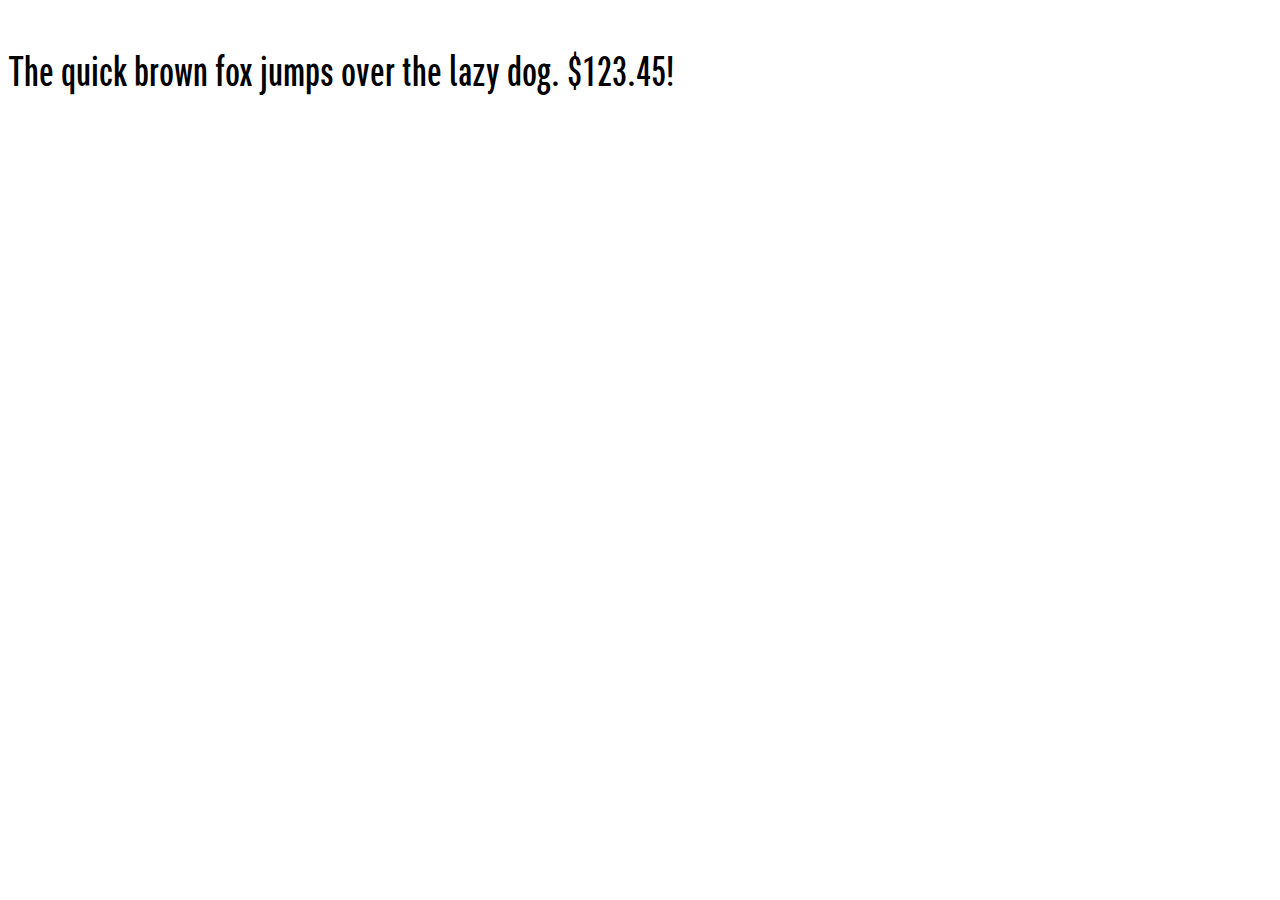
<file: WebFonts/web-otf/Gotho-2ExCd600SmBd.html>
<!DOCTYPE html PUBLIC "-//W3C//DTD XHTML 1.0 Strict//EN" "http://www.w3.org/TR/xhtml1/DTD/xhtml1-strict.dtd">
<html lang="en" xml:lang="en" xmlns="http://www.w3.org/1999/xhtml">
<head>
<meta content="text/html; charset=utf-8" http-equiv="content-type"/>
<meta content="en-us" http-equiv="Content-Language"/>
<title>Gotho 2 ExCd 600 SmBd - Web Font Specimen</title>
<link rel="stylesheet" type="text/css" media="screen" href="Gotho-2ExCd600SmBd.css" />
<style type="text/css" media="screen">
body { font-size: 42px; font-family: "Gotho2ExCd600SmBd", Georgia; }
</style>
</head>
<body>
<p contenteditable="true">The quick brown fox jumps over the lazy dog. $123.45!</p>
</body>
</html>
</file>
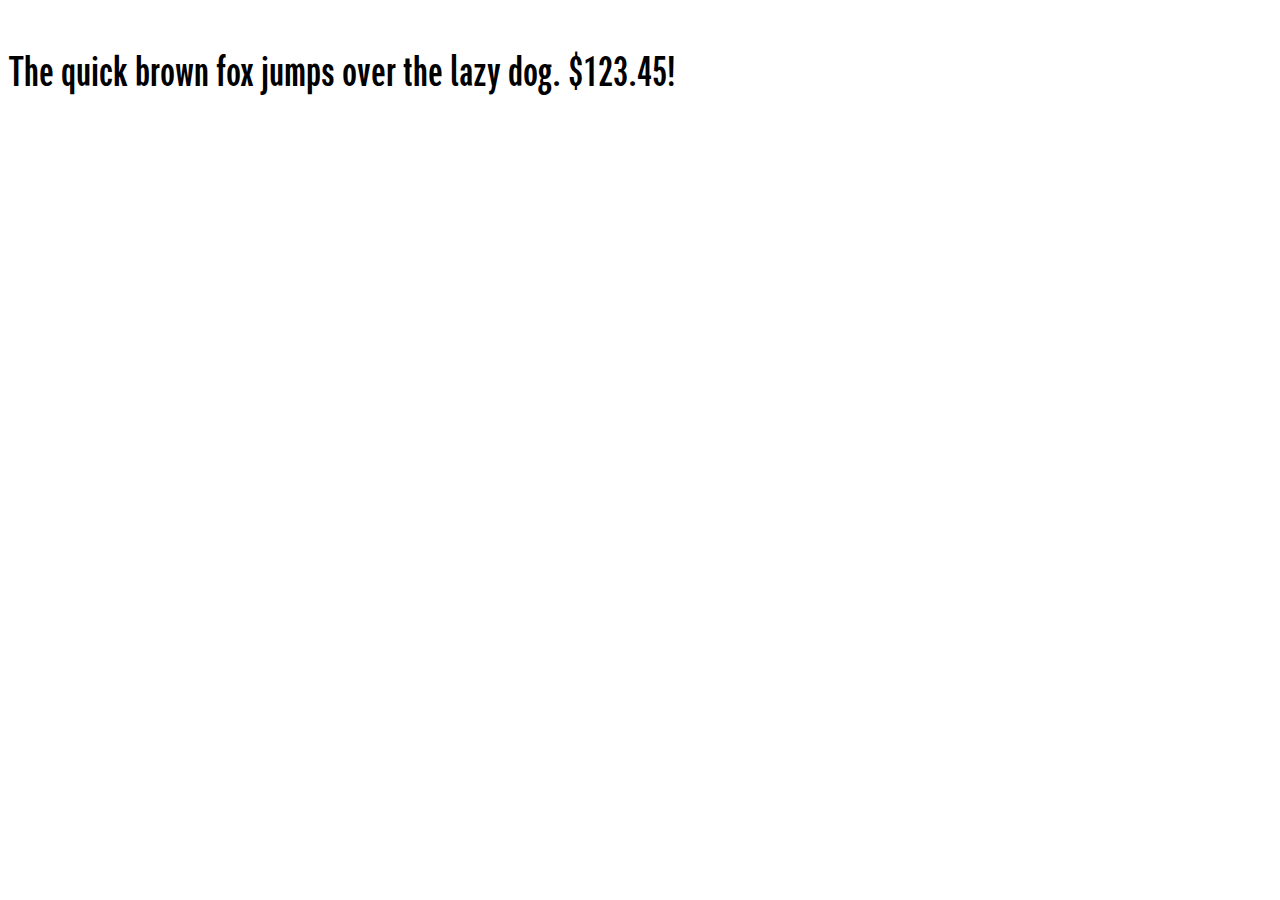
<file: WebFonts/web-otf/Gotho-2ExCd700Bd.html>
<!DOCTYPE html PUBLIC "-//W3C//DTD XHTML 1.0 Strict//EN" "http://www.w3.org/TR/xhtml1/DTD/xhtml1-strict.dtd">
<html lang="en" xml:lang="en" xmlns="http://www.w3.org/1999/xhtml">
<head>
<meta content="text/html; charset=utf-8" http-equiv="content-type"/>
<meta content="en-us" http-equiv="Content-Language"/>
<title>Gotho 2 ExCd 700 Bd - Web Font Specimen</title>
<link rel="stylesheet" type="text/css" media="screen" href="Gotho-2ExCd700Bd.css" />
<style type="text/css" media="screen">
body { font-size: 42px; font-family: "Gotho2ExCd700Bd", Georgia; }
</style>
</head>
<body>
<p contenteditable="true">The quick brown fox jumps over the lazy dog. $123.45!</p>
</body>
</html>
</file>
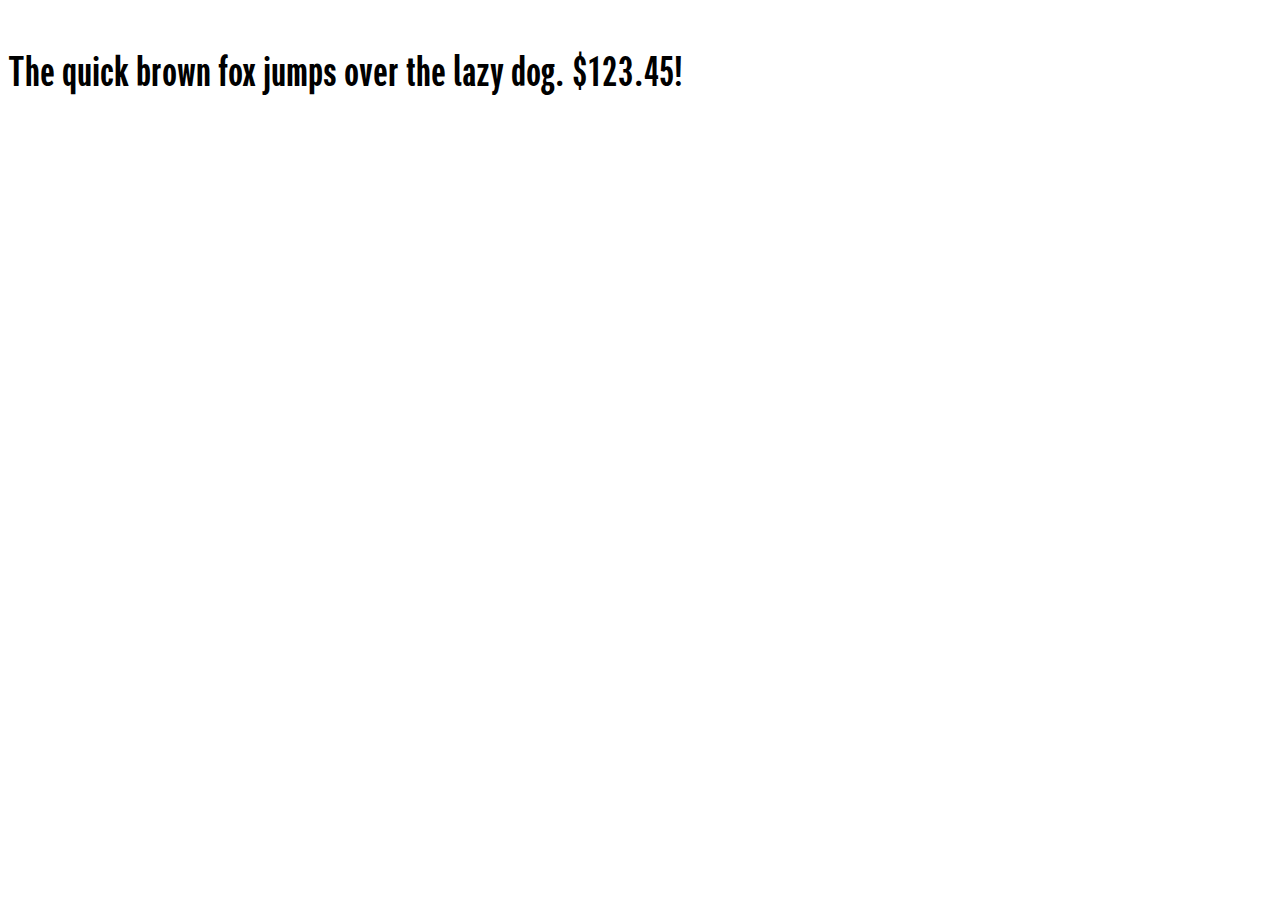
<file: WebFonts/web-otf/Gotho-2ExCd800ExBd.html>
<!DOCTYPE html PUBLIC "-//W3C//DTD XHTML 1.0 Strict//EN" "http://www.w3.org/TR/xhtml1/DTD/xhtml1-strict.dtd">
<html lang="en" xml:lang="en" xmlns="http://www.w3.org/1999/xhtml">
<head>
<meta content="text/html; charset=utf-8" http-equiv="content-type"/>
<meta content="en-us" http-equiv="Content-Language"/>
<title>Gotho 2 ExCd 800 ExBd - Web Font Specimen</title>
<link rel="stylesheet" type="text/css" media="screen" href="Gotho-2ExCd800ExBd.css" />
<style type="text/css" media="screen">
body { font-size: 42px; font-family: "Gotho2ExCd800ExBd", Georgia; }
</style>
</head>
<body>
<p contenteditable="true">The quick brown fox jumps over the lazy dog. $123.45!</p>
</body>
</html>
</file>
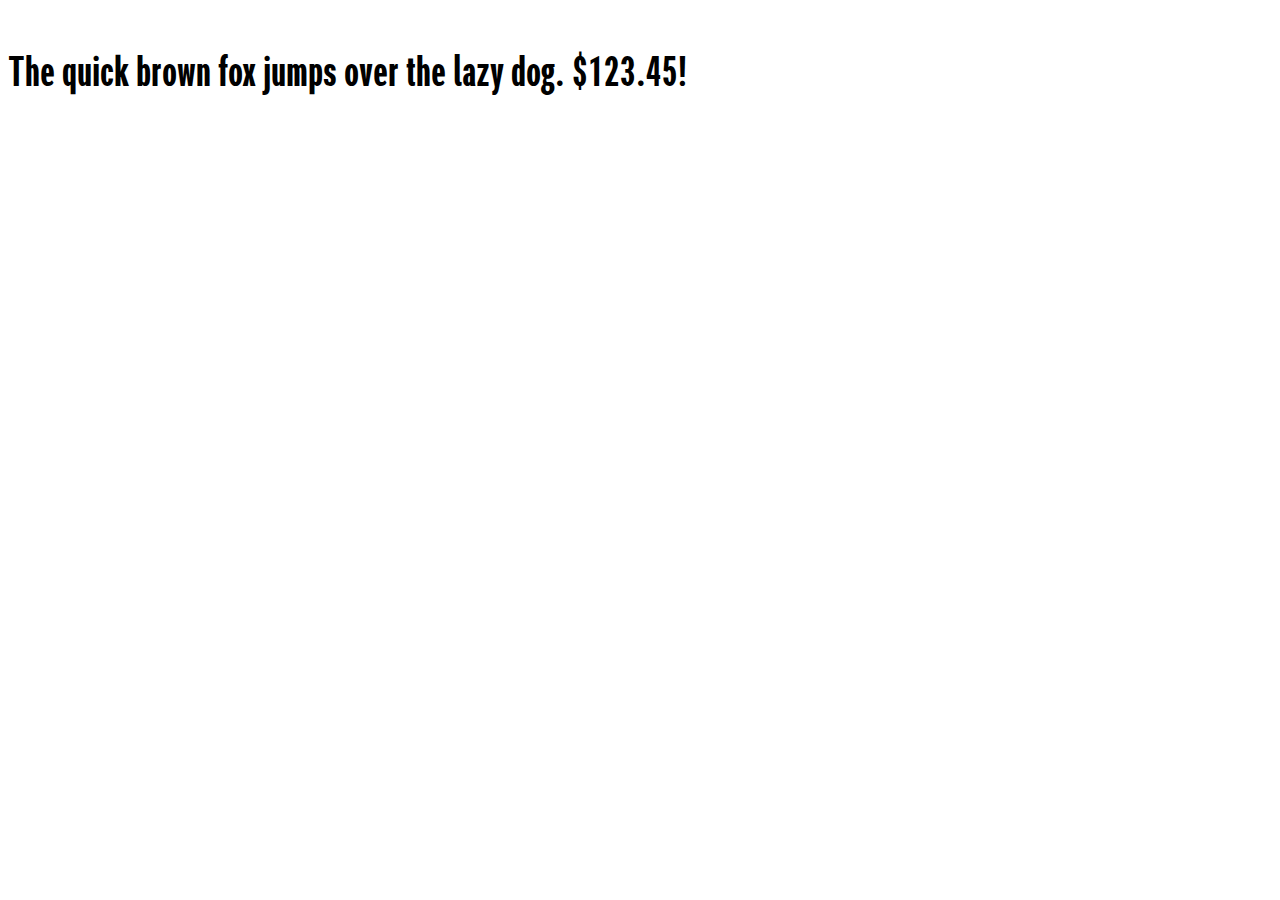
<file: WebFonts/web-otf/Gotho-2ExCd900Blk.html>
<!DOCTYPE html PUBLIC "-//W3C//DTD XHTML 1.0 Strict//EN" "http://www.w3.org/TR/xhtml1/DTD/xhtml1-strict.dtd">
<html lang="en" xml:lang="en" xmlns="http://www.w3.org/1999/xhtml">
<head>
<meta content="text/html; charset=utf-8" http-equiv="content-type"/>
<meta content="en-us" http-equiv="Content-Language"/>
<title>Gotho 2 ExCd 900 Blk - Web Font Specimen</title>
<link rel="stylesheet" type="text/css" media="screen" href="Gotho-2ExCd900Blk.css" />
<style type="text/css" media="screen">
body { font-size: 42px; font-family: "Gotho2ExCd900Blk", Georgia; }
</style>
</head>
<body>
<p contenteditable="true">The quick brown fox jumps over the lazy dog. $123.45!</p>
</body>
</html>
</file>
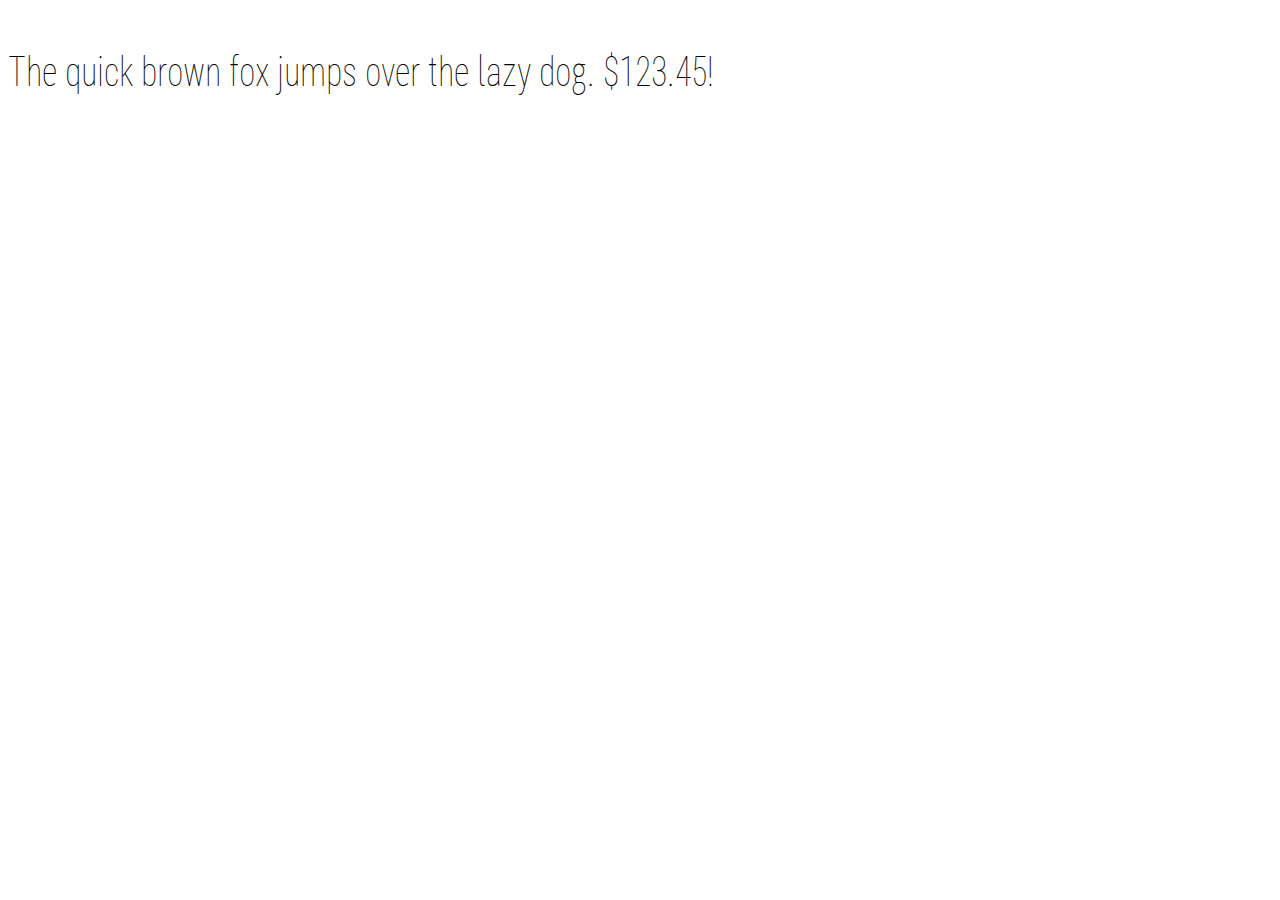
<file: WebFonts/web-otf/Gotho-3Cd100Th.html>
<!DOCTYPE html PUBLIC "-//W3C//DTD XHTML 1.0 Strict//EN" "http://www.w3.org/TR/xhtml1/DTD/xhtml1-strict.dtd">
<html lang="en" xml:lang="en" xmlns="http://www.w3.org/1999/xhtml">
<head>
<meta content="text/html; charset=utf-8" http-equiv="content-type"/>
<meta content="en-us" http-equiv="Content-Language"/>
<title>Gotho 3 Cd 100 Th - Web Font Specimen</title>
<link rel="stylesheet" type="text/css" media="screen" href="Gotho-3Cd100Th.css" />
<style type="text/css" media="screen">
body { font-size: 42px; font-family: "Gotho3Cd100Th", Georgia; }
</style>
</head>
<body>
<p contenteditable="true">The quick brown fox jumps over the lazy dog. $123.45!</p>
</body>
</html>
</file>
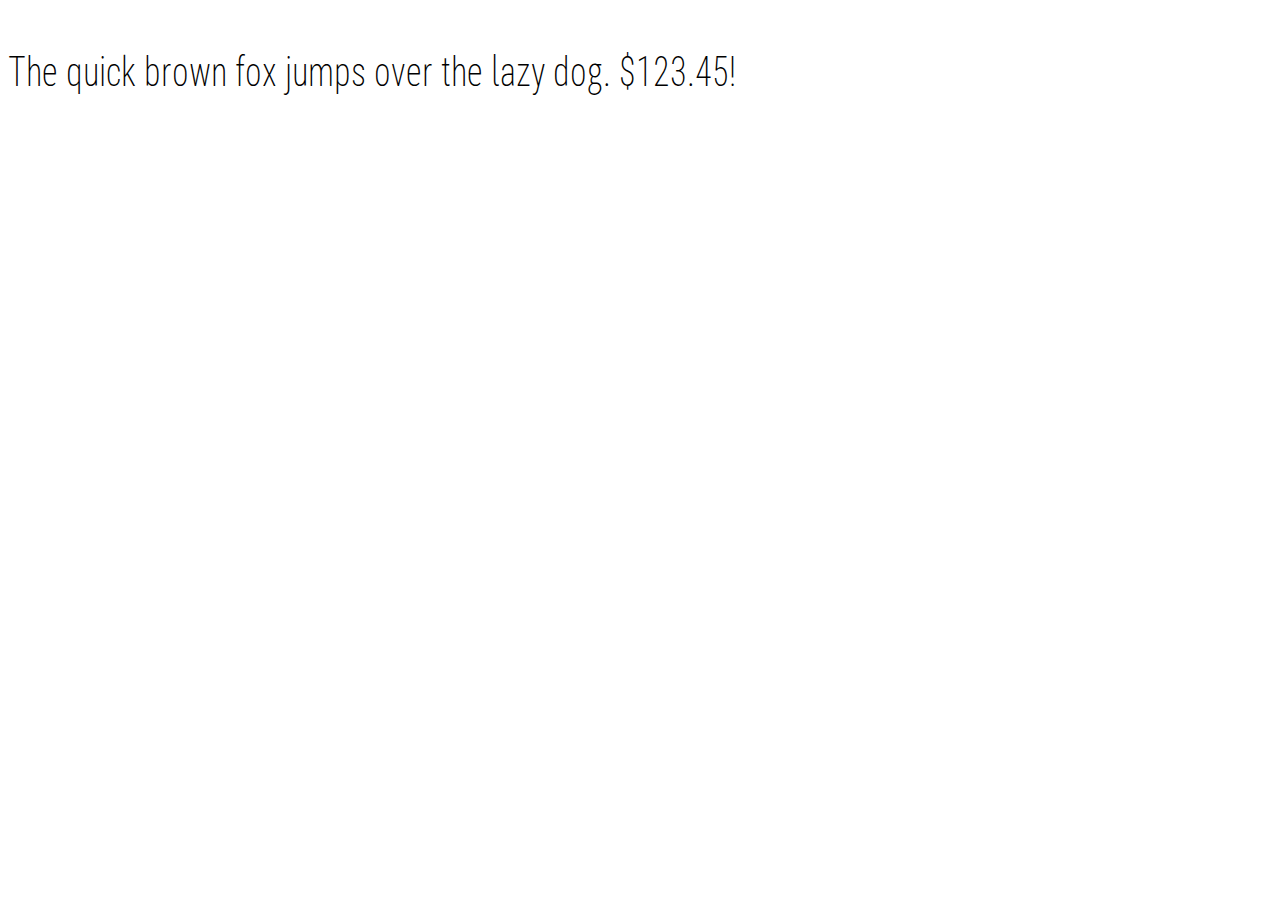
<file: WebFonts/web-otf/Gotho-3Cd200ExLt.html>
<!DOCTYPE html PUBLIC "-//W3C//DTD XHTML 1.0 Strict//EN" "http://www.w3.org/TR/xhtml1/DTD/xhtml1-strict.dtd">
<html lang="en" xml:lang="en" xmlns="http://www.w3.org/1999/xhtml">
<head>
<meta content="text/html; charset=utf-8" http-equiv="content-type"/>
<meta content="en-us" http-equiv="Content-Language"/>
<title>Gotho 3 Cd 200 ExLt - Web Font Specimen</title>
<link rel="stylesheet" type="text/css" media="screen" href="Gotho-3Cd200ExLt.css" />
<style type="text/css" media="screen">
body { font-size: 42px; font-family: "Gotho3Cd200ExLt", Georgia; }
</style>
</head>
<body>
<p contenteditable="true">The quick brown fox jumps over the lazy dog. $123.45!</p>
</body>
</html>
</file>
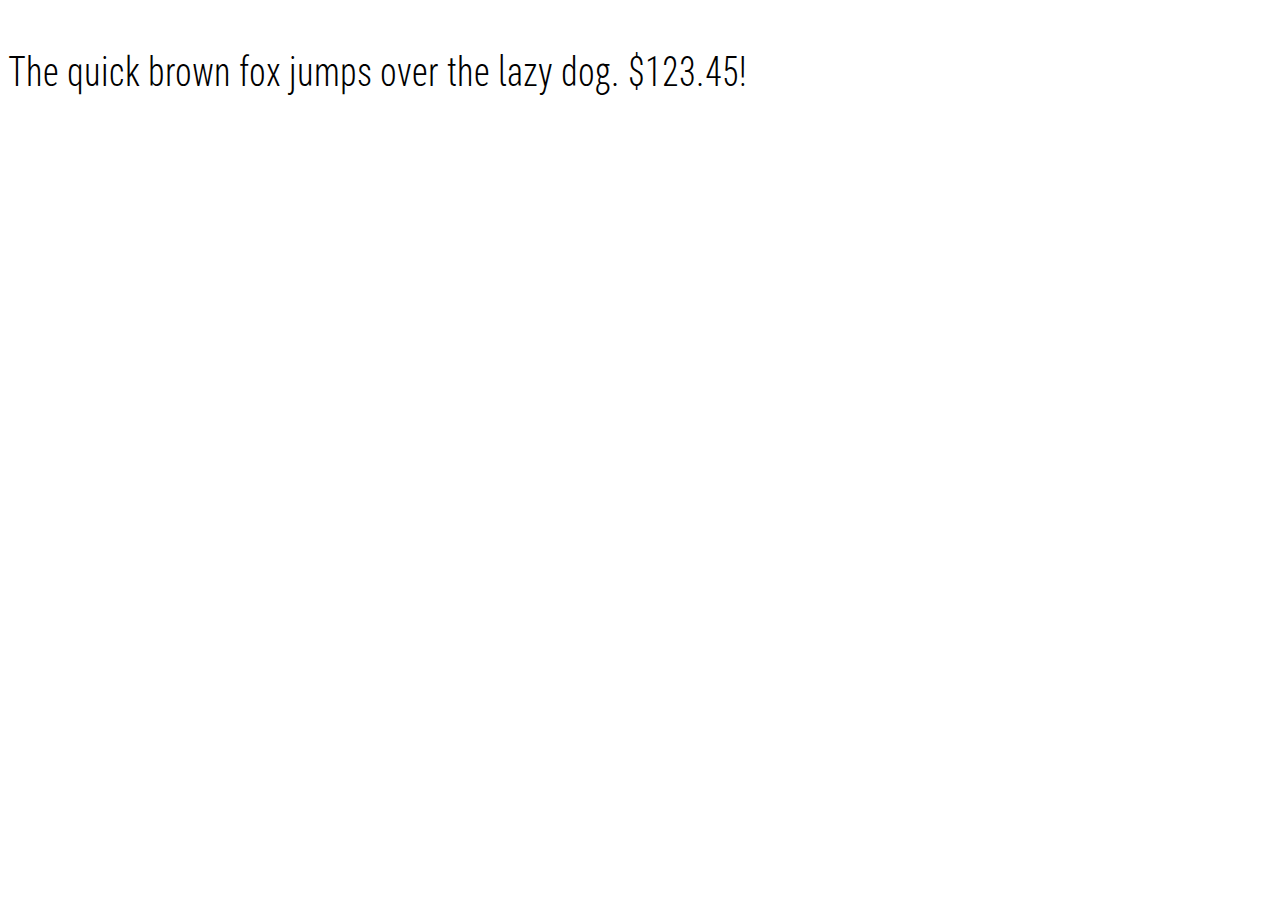
<file: WebFonts/web-otf/Gotho-3Cd300Lt.html>
<!DOCTYPE html PUBLIC "-//W3C//DTD XHTML 1.0 Strict//EN" "http://www.w3.org/TR/xhtml1/DTD/xhtml1-strict.dtd">
<html lang="en" xml:lang="en" xmlns="http://www.w3.org/1999/xhtml">
<head>
<meta content="text/html; charset=utf-8" http-equiv="content-type"/>
<meta content="en-us" http-equiv="Content-Language"/>
<title>Gotho 3 Cd 300 Lt - Web Font Specimen</title>
<link rel="stylesheet" type="text/css" media="screen" href="Gotho-3Cd300Lt.css" />
<style type="text/css" media="screen">
body { font-size: 42px; font-family: "Gotho3Cd300Lt", Georgia; }
</style>
</head>
<body>
<p contenteditable="true">The quick brown fox jumps over the lazy dog. $123.45!</p>
</body>
</html>
</file>
<file: WebFonts/demo/css/fonts-gotho.css>
@import url("../../web-otf/Gotho-2ExCd100Th.css");
@import url("../../web-otf/Gotho-2ExCd200ExLt.css");
@import url("../../web-otf/Gotho-2ExCd300Lt.css");
@import url("../../web-otf/Gotho-2ExCd400Rg.css");
@import url("../../web-otf/Gotho-2ExCd500Md.css");
@import url("../../web-otf/Gotho-2ExCd600SmBd.css");
@import url("../../web-otf/Gotho-2ExCd700Bd.css");
@import url("../../web-otf/Gotho-2ExCd800ExBd.css");
@import url("../../web-otf/Gotho-2ExCd900Blk.css");
@import url("../../web-otf/Gotho-3Cd100Th.css");
@import url("../../web-otf/Gotho-3Cd200ExLt.css");
@import url("../../web-otf/Gotho-3Cd300Lt.css");
@import url("../../web-otf/Gotho-3Cd400Rg.css");
@import url("../../web-otf/Gotho-3Cd500Md.css");
@import url("../../web-otf/Gotho-3Cd600SmBd.css");
@import url("../../web-otf/Gotho-3Cd700Bd.css");
@import url("../../web-otf/Gotho-3Cd800ExBd.css");
@import url("../../web-otf/Gotho-3Cd900Blk.css");
@import url("../../web-otf/Gotho-4SmCd100Th.css");
@import url("../../web-otf/Gotho-4SmCd200ExLt.css");
@import url("../../web-otf/Gotho-4SmCd300Lt.css");
@import url("../../web-otf/Gotho-4SmCd400Rg.css");
@import url("../../web-otf/Gotho-4SmCd500Md.css");
@import url("../../web-otf/Gotho-4SmCd600SmBd.css");
@import url("../../web-otf/Gotho-4SmCd700Bd.css");
@import url("../../web-otf/Gotho-4SmCd800ExBd.css");
@import url("../../web-otf/Gotho-4SmCd900Blk.css");
@import url("../../web-otf/Gotho-5No100Th.css");
@import url("../../web-otf/Gotho-5No200ExLt.css");
@import url("../../web-otf/Gotho-5No300Lt.css");
@import url("../../web-otf/Gotho-5No400Rg.css");
@import url("../../web-otf/Gotho-5No500Md.css");
@import url("../../web-otf/Gotho-5No600SmBd.css");
@import url("../../web-otf/Gotho-5No700Bd.css");
@import url("../../web-otf/Gotho-5No800ExBd.css");
@import url("../../web-otf/Gotho-5No900Blk.css");
@import url("../../web-otf/Gotho-6SmWd100Th.css");
@import url("../../web-otf/Gotho-6SmWd200ExLt.css");
@import url("../../web-otf/Gotho-6SmWd300Lt.css");
@import url("../../web-otf/Gotho-6SmWd400Rg.css");
@import url("../../web-otf/Gotho-6SmWd500Md.css");
@import url("../../web-otf/Gotho-6SmWd600SmBd.css");
@import url("../../web-otf/Gotho-6SmWd700Bd.css");
@import url("../../web-otf/Gotho-6SmWd800ExBd.css");
@import url("../../web-otf/Gotho-6SmWd900Blk.css");
@import url("../../web-otf/Gotho-7Wd100Th.css");
@import url("../../web-otf/Gotho-7Wd200ExLt.css");
@import url("../../web-otf/Gotho-7Wd300Lt.css");
@import url("../../web-otf/Gotho-7Wd400Rg.css");
@import url("../../web-otf/Gotho-7Wd500Md.css");
@import url("../../web-otf/Gotho-7Wd600SmBd.css");
@import url("../../web-otf/Gotho-7Wd700Bd.css");
@import url("../../web-otf/Gotho-7Wd800ExBd.css");
@import url("../../web-otf/Gotho-7Wd900Blk.css");
@import url("../../web-otf/Gotho-8ExWd100Th.css");
@import url("../../web-otf/Gotho-8ExWd200ExLt.css");
@import url("../../web-otf/Gotho-8ExWd300Lt.css");
@import url("../../web-otf/Gotho-8ExWd400Rg.css");
@import url("../../web-otf/Gotho-8ExWd500Md.css");
@import url("../../web-otf/Gotho-8ExWd600SmBd.css");
@import url("../../web-otf/Gotho-8ExWd700Bd.css");
@import url("../../web-otf/Gotho-8ExWd800ExBd.css");
@import url("../../web-otf/Gotho-8ExWd900Blk.css");
</file>
<file: WebFonts/demo/css/main.css>
/*! HTML5 Boilerplate v5.0 | MIT License | http://h5bp.com/ */

html {
    font-size: 1em;
    line-height: 1.4;

    color: #222;
}

::-moz-selection {
    background: #b3d4fc;
    text-shadow: none;
}

::selection {
    background: #b3d4fc;
    text-shadow: none;
}

hr {
    display: block;
    height: 1px;
    padding: 0;
    margin: 1em 0;

    border: 0;
    border-top: 1px solid #ccc;
}

audio,
canvas,
iframe,
img,
svg,
video {
    vertical-align: middle;
}

fieldset {
    padding: 0;
    margin: 0;

    border: 0;
}

textarea {
    resize: vertical;
}

.browserupgrade {
    padding: .2em 0;
    margin: .2em 0;

    color: #000;
    background: #ccc;
}


/* ===== Initializr Styles ==================================================
   Author: Jonathan Verrecchia - verekia.com/initializr/responsive-template
   ========================================================================== */

body {
    font: 16px/26px Helvetica, Helvetica Neue, Arial;
}

.wrapper {
    width: 90%;
    margin: 0 5%;
}

/* ===================
    ALL: Orange Theme
   =================== */

.header-container {
    border-bottom: 20px solid #e44d26;
}

.footer-container,
.main aside {
    border-top: 20px solid #e44d26;
}

.header-container,
.footer-container,
.main aside {
    background: #f16529;
}

.title {
    color: white;
}

/* ==============
    MOBILE: Menu
   ============== */

nav ul {
    padding: 0;
    margin: 0;

    list-style-type: none;
}

nav a {
    display: block;
    padding: 15px 0;
    margin-bottom: 10px;

    font-weight: bold;

    text-align: center;
    text-decoration: none;

    color: white;
    background: #e44d26;
}

nav a:hover,
nav a:visited {
    color: white;
}

nav a:hover {
    text-decoration: underline;
}

/* ==============
    MOBILE: Main
   ============== */

.main {
    padding: 30px 0;
}

.main article h1 {
    font-size: 2em;
}

.main aside {
    padding: 0 5% 10px;

    color: white;
}

.footer-container footer {
    padding: 20px 0;

    color: white;
}

/* ===============
    ALL: IE Fixes
   =============== */

.ie7 .title {
    padding-top: 20px;
}

/* ==========================================================================
   Author's custom styles
   ========================================================================== */















/* ==========================================================================
   Media Queries
   ========================================================================== */

@media only screen and (min-width: 480px) {
    /* ====================
    INTERMEDIATE: Menu
   ==================== */

    nav a {
        float: left;
        width: 27%;
        padding: 25px 2%;
        margin: 0 1.7%;
        margin-bottom: 0;
    }

    nav li:first-child a {
        margin-left: 0;
    }

    nav li:last-child a {
        margin-right: 0;
    }

    /* ========================
    INTERMEDIATE: IE Fixes
   ======================== */

    nav ul li {
        display: inline;
    }

    .oldie nav a {
        margin: 0 .7%;
    }
}

@media only screen and (min-width: 768px) {
    /* ====================
    WIDE: CSS3 Effects
   ==================== */

    .header-container,
    .main aside {
        -webkit-box-shadow: 0 5px 10px #aaa;
           -moz-box-shadow: 0 5px 10px #aaa;
                box-shadow: 0 5px 10px #aaa;
    }

    /* ============
    WIDE: Menu
   ============ */

    .title {
        float: left;
    }

    nav {
        float: right;
        width: 38%;
    }

    /* ============
    WIDE: Main
   ============ */

    .main article {
        float: left;
        width: 98%;
    }

    .main aside {
        float: right;
        width: 28%;
    }
}

@media only screen and (min-width: 1140px) {
    /* ===============
    Maximal Width
   =============== */

    .wrapper {
        width: 1026px; /* 1140px - 10% for margins */
        margin: 0 auto;
    }
}

/* ==========================================================================
   Helper classes
   ========================================================================== */

.hidden {
    display: none !important;
    visibility: hidden;
}

.visuallyhidden {
    position: absolute;

    width: 1px;
    height: 1px;
    padding: 0;
    margin: -1px;
    overflow: hidden;
    clip: rect(0 0 0 0);

    border: 0;
}

.visuallyhidden.focusable:active,
.visuallyhidden.focusable:focus {
    position: static;

    width: auto;
    height: auto;
    margin: 0;
    overflow: visible;
    clip: auto;
}

.invisible {
    visibility: hidden;
}

.clearfix:before,
.clearfix:after {
    display: table;

    content: " ";
}

.clearfix:after {
    clear: both;
}

.clearfix {
    *zoom: 1;
}

/* ==========================================================================
   Print styles
   ========================================================================== */

@media print {
    *,
    *:before,
    *:after {
        color: #000 !important;
        background: transparent !important;
        box-shadow: none !important;
        text-shadow: none !important;
    }

    a,
    a:visited {
        text-decoration: underline;
    }

    a[href]:after {
        content: " (" attr(href) ")";
    }

    abbr[title]:after {
        content: " (" attr(title) ")";
    }

    a[href^="#"]:after,
    a[href^="javascript:"]:after {
        content: "";
    }

    pre,
    blockquote {
        border: 1px solid #999;

        page-break-inside: avoid;
    }

    thead {
        display: table-header-group;
    }

    tr,
    img {
        page-break-inside: avoid;
    }

    img {
        max-width: 100% !important;
    }

    p,
    h2,
    h3 {
        orphans: 3;
        widows: 3;
    }

    h2,
    h3 {
        page-break-after: avoid;
    }
}
</file>
<file: WebFonts/demo/css/custom.css>
/* */
body {
    font-family: "Gotho6SmWd500Md";
}
h1 {
    font-family: "Gotho2ExCd900Blk";
}
p.typeshow {
    line-height: .7em;
}
</file>
<file: WebFonts/web-otf/Gotho-2ExCd100Th.css>
/* Webfont: Gotho-2ExCd100Th */@font-face {
    font-family: 'Gotho2ExCd100Th';
    src: url('Gotho-2ExCd100Th.eot'); /* IE9 Compat Modes */
    src: url('Gotho-2ExCd100Th.eot?#iefix') format('embedded-opentype'), /* IE6-IE8 */
         url('Gotho-2ExCd100Th.woff2') format('woff2'), /* Modern Browsers */
         url('Gotho-2ExCd100Th.woff') format('woff'), /* Modern Browsers */
         url('Gotho-2ExCd100Th.ttf') format('truetype'), /* Safari, Android, iOS */
         url('Gotho-2ExCd100Th.svg#Gotho-2ExCd100Th') format('svg'); /* Legacy iOS */
    font-style: normal;
    font-weight: normal;
    text-rendering: optimizeLegibility;
}
</file>
<file: WebFonts/web-otf/Gotho-2ExCd200ExLt.css>
/* Webfont: Gotho-2ExCd200ExLt */@font-face {
    font-family: 'Gotho2ExCd200ExLt';
    src: url('Gotho-2ExCd200ExLt.eot'); /* IE9 Compat Modes */
    src: url('Gotho-2ExCd200ExLt.eot?#iefix') format('embedded-opentype'), /* IE6-IE8 */
         url('Gotho-2ExCd200ExLt.woff2') format('woff2'), /* Modern Browsers */
         url('Gotho-2ExCd200ExLt.woff') format('woff'), /* Modern Browsers */
         url('Gotho-2ExCd200ExLt.ttf') format('truetype'), /* Safari, Android, iOS */
         url('Gotho-2ExCd200ExLt.svg#Gotho-2ExCd200ExLt') format('svg'); /* Legacy iOS */
    font-style: normal;
    font-weight: normal;
    text-rendering: optimizeLegibility;
}
</file>
<file: WebFonts/web-otf/Gotho-2ExCd300Lt.css>
/* Webfont: Gotho-2ExCd300Lt */@font-face {
    font-family: 'Gotho2ExCd300Lt';
    src: url('Gotho-2ExCd300Lt.eot'); /* IE9 Compat Modes */
    src: url('Gotho-2ExCd300Lt.eot?#iefix') format('embedded-opentype'), /* IE6-IE8 */
         url('Gotho-2ExCd300Lt.woff2') format('woff2'), /* Modern Browsers */
         url('Gotho-2ExCd300Lt.woff') format('woff'), /* Modern Browsers */
         url('Gotho-2ExCd300Lt.ttf') format('truetype'), /* Safari, Android, iOS */
         url('Gotho-2ExCd300Lt.svg#Gotho-2ExCd300Lt') format('svg'); /* Legacy iOS */
    font-style: normal;
    font-weight: normal;
    text-rendering: optimizeLegibility;
}
</file>
<file: WebFonts/web-otf/Gotho-2ExCd400Rg.css>
/* Webfont: Gotho-2ExCd400Rg */@font-face {
    font-family: 'Gotho2ExCd400Rg';
    src: url('Gotho-2ExCd400Rg.eot'); /* IE9 Compat Modes */
    src: url('Gotho-2ExCd400Rg.eot?#iefix') format('embedded-opentype'), /* IE6-IE8 */
         url('Gotho-2ExCd400Rg.woff2') format('woff2'), /* Modern Browsers */
         url('Gotho-2ExCd400Rg.woff') format('woff'), /* Modern Browsers */
         url('Gotho-2ExCd400Rg.ttf') format('truetype'), /* Safari, Android, iOS */
         url('Gotho-2ExCd400Rg.svg#Gotho-2ExCd400Rg') format('svg'); /* Legacy iOS */
    font-style: normal;
    font-weight: normal;
    text-rendering: optimizeLegibility;
}
</file>
<file: WebFonts/web-otf/Gotho-2ExCd500Md.css>
/* Webfont: Gotho-2ExCd500Md */@font-face {
    font-family: 'Gotho2ExCd500Md';
    src: url('Gotho-2ExCd500Md.eot'); /* IE9 Compat Modes */
    src: url('Gotho-2ExCd500Md.eot?#iefix') format('embedded-opentype'), /* IE6-IE8 */
         url('Gotho-2ExCd500Md.woff2') format('woff2'), /* Modern Browsers */
         url('Gotho-2ExCd500Md.woff') format('woff'), /* Modern Browsers */
         url('Gotho-2ExCd500Md.ttf') format('truetype'), /* Safari, Android, iOS */
         url('Gotho-2ExCd500Md.svg#Gotho-2ExCd500Md') format('svg'); /* Legacy iOS */
    font-style: normal;
    font-weight: normal;
    text-rendering: optimizeLegibility;
}
</file>
<file: WebFonts/web-otf/Gotho-2ExCd600SmBd.css>
/* Webfont: Gotho-2ExCd600SmBd */@font-face {
    font-family: 'Gotho2ExCd600SmBd';
    src: url('Gotho-2ExCd600SmBd.eot'); /* IE9 Compat Modes */
    src: url('Gotho-2ExCd600SmBd.eot?#iefix') format('embedded-opentype'), /* IE6-IE8 */
         url('Gotho-2ExCd600SmBd.woff2') format('woff2'), /* Modern Browsers */
         url('Gotho-2ExCd600SmBd.woff') format('woff'), /* Modern Browsers */
         url('Gotho-2ExCd600SmBd.ttf') format('truetype'), /* Safari, Android, iOS */
         url('Gotho-2ExCd600SmBd.svg#Gotho-2ExCd600SmBd') format('svg'); /* Legacy iOS */
    font-style: normal;
    font-weight: normal;
    text-rendering: optimizeLegibility;
}
</file>
<file: WebFonts/web-otf/Gotho-2ExCd700Bd.css>
/* Webfont: Gotho-2ExCd700Bd */@font-face {
    font-family: 'Gotho2ExCd700Bd';
    src: url('Gotho-2ExCd700Bd.eot'); /* IE9 Compat Modes */
    src: url('Gotho-2ExCd700Bd.eot?#iefix') format('embedded-opentype'), /* IE6-IE8 */
         url('Gotho-2ExCd700Bd.woff2') format('woff2'), /* Modern Browsers */
         url('Gotho-2ExCd700Bd.woff') format('woff'), /* Modern Browsers */
         url('Gotho-2ExCd700Bd.ttf') format('truetype'), /* Safari, Android, iOS */
         url('Gotho-2ExCd700Bd.svg#Gotho-2ExCd700Bd') format('svg'); /* Legacy iOS */
    font-style: normal;
    font-weight: normal;
    text-rendering: optimizeLegibility;
}
</file>
<file: WebFonts/web-otf/Gotho-2ExCd800ExBd.css>
/* Webfont: Gotho-2ExCd800ExBd */@font-face {
    font-family: 'Gotho2ExCd800ExBd';
    src: url('Gotho-2ExCd800ExBd.eot'); /* IE9 Compat Modes */
    src: url('Gotho-2ExCd800ExBd.eot?#iefix') format('embedded-opentype'), /* IE6-IE8 */
         url('Gotho-2ExCd800ExBd.woff2') format('woff2'), /* Modern Browsers */
         url('Gotho-2ExCd800ExBd.woff') format('woff'), /* Modern Browsers */
         url('Gotho-2ExCd800ExBd.ttf') format('truetype'), /* Safari, Android, iOS */
         url('Gotho-2ExCd800ExBd.svg#Gotho-2ExCd800ExBd') format('svg'); /* Legacy iOS */
    font-style: normal;
    font-weight: normal;
    text-rendering: optimizeLegibility;
}
</file>
<file: WebFonts/web-otf/Gotho-2ExCd900Blk.css>
/* Webfont: Gotho-2ExCd900Blk */@font-face {
    font-family: 'Gotho2ExCd900Blk';
    src: url('Gotho-2ExCd900Blk.eot'); /* IE9 Compat Modes */
    src: url('Gotho-2ExCd900Blk.eot?#iefix') format('embedded-opentype'), /* IE6-IE8 */
         url('Gotho-2ExCd900Blk.woff2') format('woff2'), /* Modern Browsers */
         url('Gotho-2ExCd900Blk.woff') format('woff'), /* Modern Browsers */
         url('Gotho-2ExCd900Blk.ttf') format('truetype'), /* Safari, Android, iOS */
         url('Gotho-2ExCd900Blk.svg#Gotho-2ExCd900Blk') format('svg'); /* Legacy iOS */
    font-style: normal;
    font-weight: normal;
    text-rendering: optimizeLegibility;
}
</file>
<file: WebFonts/web-otf/Gotho-3Cd100Th.css>
/* Webfont: Gotho-3Cd100Th */@font-face {
    font-family: 'Gotho3Cd100Th';
    src: url('Gotho-3Cd100Th.eot'); /* IE9 Compat Modes */
    src: url('Gotho-3Cd100Th.eot?#iefix') format('embedded-opentype'), /* IE6-IE8 */
         url('Gotho-3Cd100Th.woff2') format('woff2'), /* Modern Browsers */
         url('Gotho-3Cd100Th.woff') format('woff'), /* Modern Browsers */
         url('Gotho-3Cd100Th.ttf') format('truetype'), /* Safari, Android, iOS */
         url('Gotho-3Cd100Th.svg#Gotho-3Cd100Th') format('svg'); /* Legacy iOS */
    font-style: normal;
    font-weight: normal;
    text-rendering: optimizeLegibility;
}
</file>
<file: WebFonts/web-otf/Gotho-3Cd200ExLt.css>
/* Webfont: Gotho-3Cd200ExLt */@font-face {
    font-family: 'Gotho3Cd200ExLt';
    src: url('Gotho-3Cd200ExLt.eot'); /* IE9 Compat Modes */
    src: url('Gotho-3Cd200ExLt.eot?#iefix') format('embedded-opentype'), /* IE6-IE8 */
         url('Gotho-3Cd200ExLt.woff2') format('woff2'), /* Modern Browsers */
         url('Gotho-3Cd200ExLt.woff') format('woff'), /* Modern Browsers */
         url('Gotho-3Cd200ExLt.ttf') format('truetype'), /* Safari, Android, iOS */
         url('Gotho-3Cd200ExLt.svg#Gotho-3Cd200ExLt') format('svg'); /* Legacy iOS */
    font-style: normal;
    font-weight: normal;
    text-rendering: optimizeLegibility;
}
</file>
<file: WebFonts/web-otf/Gotho-3Cd300Lt.css>
/* Webfont: Gotho-3Cd300Lt */@font-face {
    font-family: 'Gotho3Cd300Lt';
    src: url('Gotho-3Cd300Lt.eot'); /* IE9 Compat Modes */
    src: url('Gotho-3Cd300Lt.eot?#iefix') format('embedded-opentype'), /* IE6-IE8 */
         url('Gotho-3Cd300Lt.woff2') format('woff2'), /* Modern Browsers */
         url('Gotho-3Cd300Lt.woff') format('woff'), /* Modern Browsers */
         url('Gotho-3Cd300Lt.ttf') format('truetype'), /* Safari, Android, iOS */
         url('Gotho-3Cd300Lt.svg#Gotho-3Cd300Lt') format('svg'); /* Legacy iOS */
    font-style: normal;
    font-weight: normal;
    text-rendering: optimizeLegibility;
}
</file>
